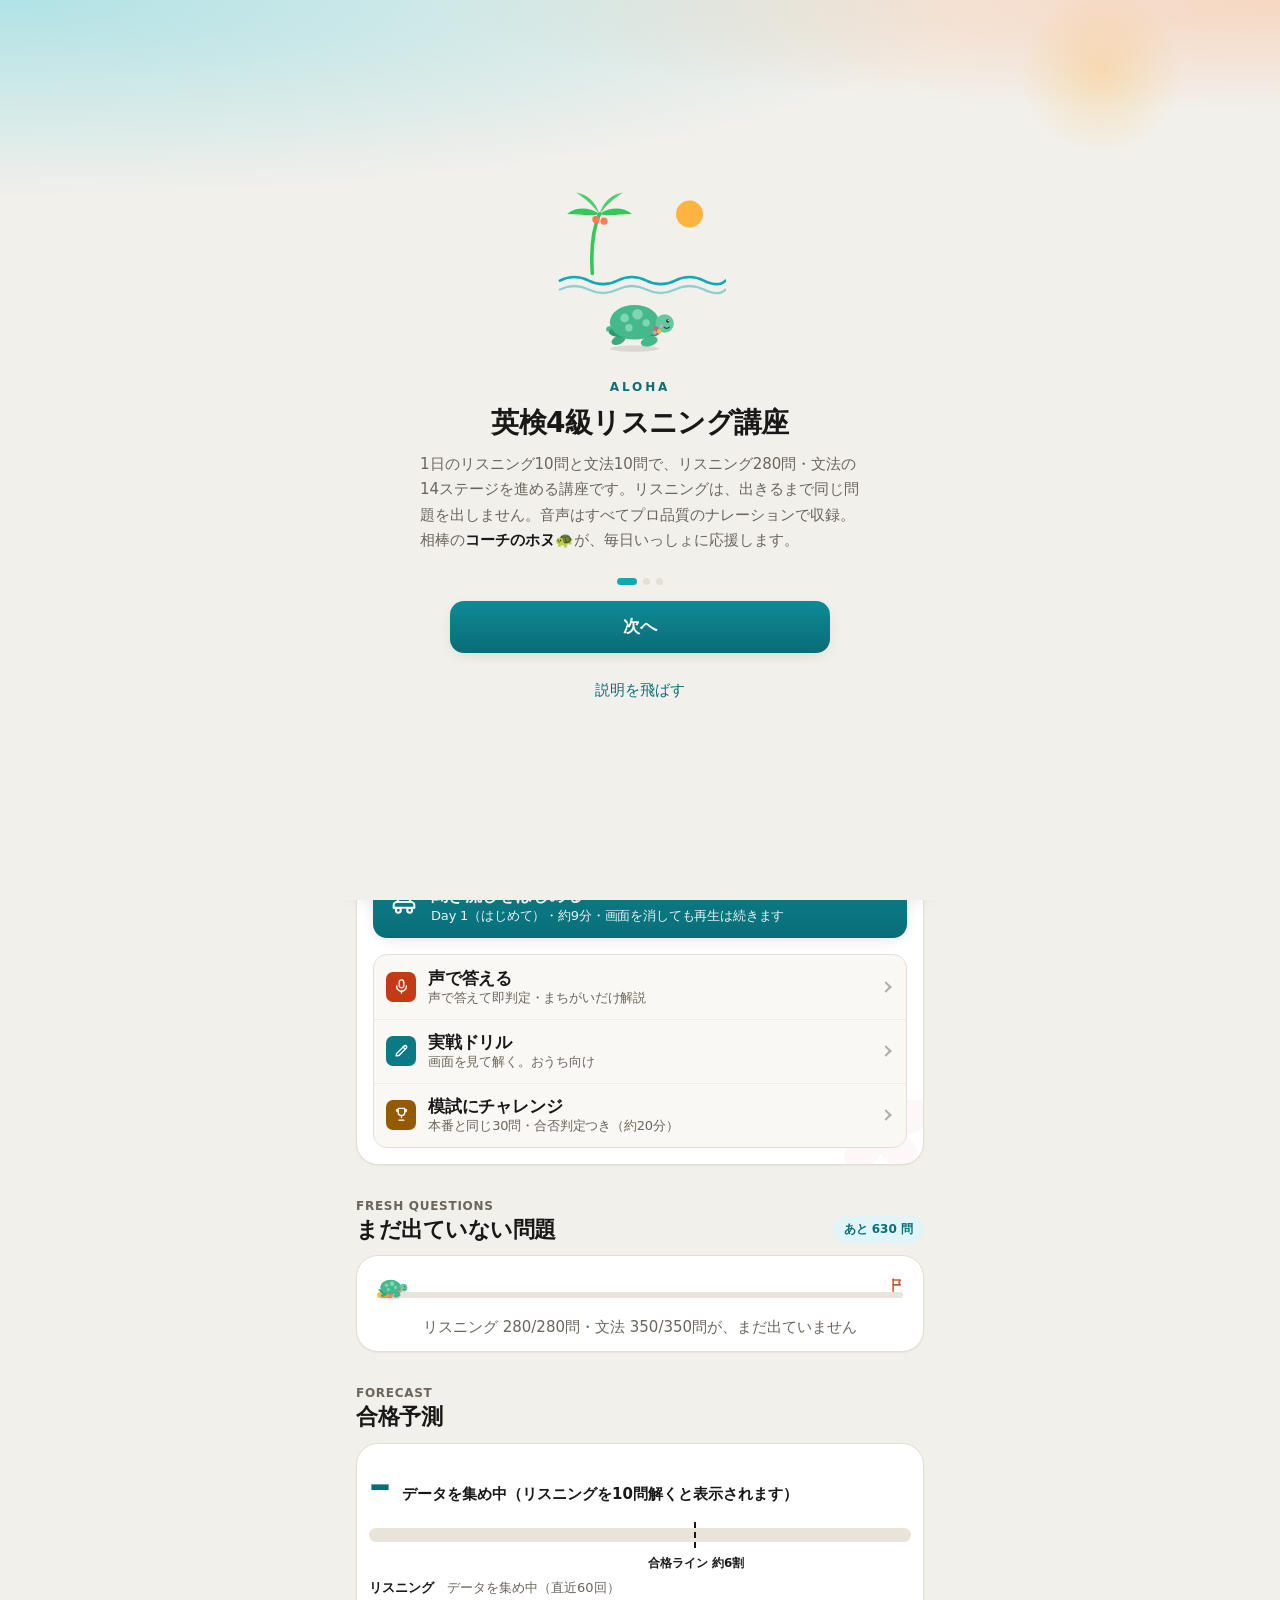
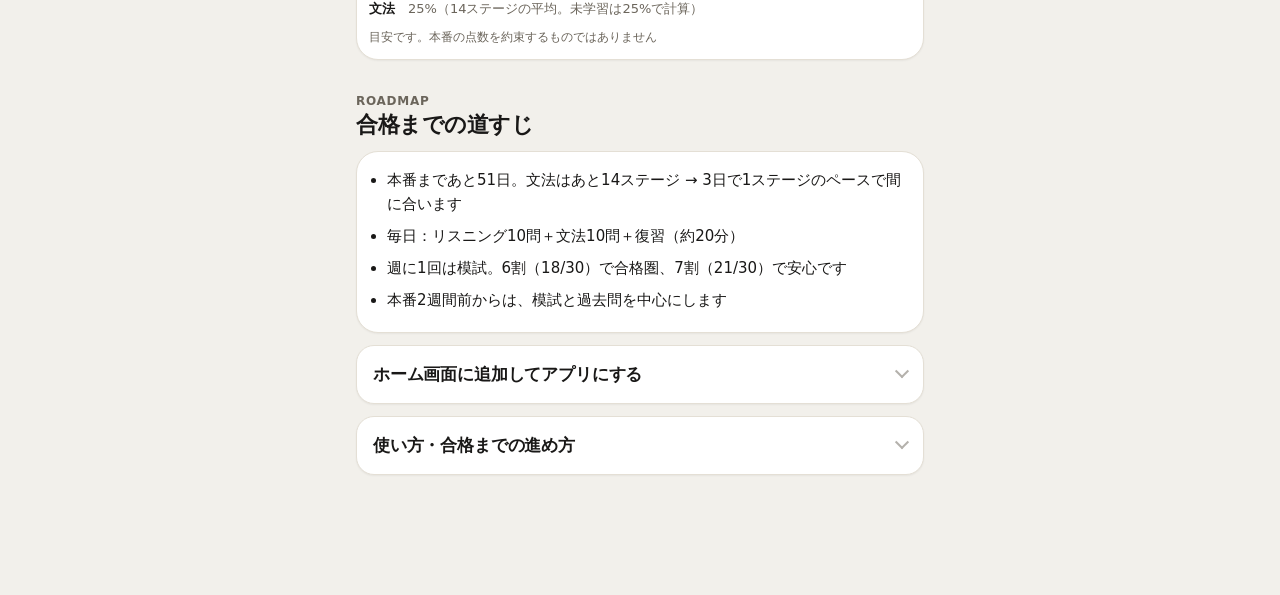
<file: index.html>
<!doctype html>
<html lang="ja">
<meta charset="utf-8">
<meta name="viewport" content="width=device-width, initial-scale=1, viewport-fit=cover">
<meta name="theme-color" content="#F2547D">
<link rel="manifest" href="manifest.json">
<link rel="apple-touch-icon" href="icon-180.png">
<link rel="icon" type="image/png" sizes="192x192" href="icon-192.png">
<meta name="apple-mobile-web-app-capable" content="yes">
<meta name="mobile-web-app-capable" content="yes">
<meta name="apple-mobile-web-app-status-bar-style" content="default">
<meta name="apple-mobile-web-app-title" content="英検4級">
<style>
/* ============================================================
   デザイントークン（テーマ非依存）
   Apple Human Interface Guidelines の型・余白・素材の考え方に、
   ハワイの海を色として乗せる。
   ============================================================ */
:root{
  /* 書体：iOS/macOS の標準書体を使う。読み込み待ちが無く、OSと同じ文字組みになる */
  --font:-apple-system, BlinkMacSystemFont, "SF Pro Text", "Helvetica Neue",
         "Hiragino Sans", "Hiragino Kaku Gothic ProN", "Yu Gothic Medium", Meiryo, system-ui, sans-serif;
  /* タイポグラフィ・スケール（HIG の Text Styles に対応） */
  --fs-display:34px;  /* Large Title */
  --fs-h1:28px;       /* Title 1 */
  --fs-h2:22px;       /* Title 2 */
  --fs-lead:17px;     /* Headline */
  --fs-body:17px;     /* Body */
  --fs-sm:15px;       /* Subheadline */
  --fs-xs:13px;       /* Footnote */
  --fs-2xs:12px;      /* Caption */
  --tr-tight:-.022em; --tr-wide:.06em;
  /* 余白（8ptグリッド） */
  --sp-1:4px; --sp-2:8px; --sp-3:12px; --sp-4:16px; --sp-5:20px; --sp-6:24px; --sp-8:32px;
  /* 角丸（連続曲率に近い値） */
  --r-sm:10px; --r-md:14px; --r-lg:18px; --r-xl:22px; --r-full:999px;
  --tap:44px;
  /* 文字が乗る面：全テーマ共通・白文字でコントラスト比4.5以上 */
  --grad-sea-strong:linear-gradient(180deg,#0E8B96 0%,#096C76 100%);
  --grad-sunset-strong:linear-gradient(180deg,#D24E24 0%,#B83C12 100%);
  --grad-pink-strong:linear-gradient(180deg,#D02248 0%,#B01038 100%);
  --sea-solid:#0A7A85; --pink-solid:#C8073B; --green-solid:#26804F; --coral-solid:#C43A14;
  --on-strong:#FFFFFF;
}
/* ---------- ライト ---------- */
:root{
  --bg:#F2F0EB; --card:#FFFFFF; --card-2:#FAF8F4;
  --ink:#191817; --sub:#6B655B;
  --line:#E4DFD5; --ring-bg:#E9E4DA; --fill:#EEEAE2;
  --sea:#12A7B6;   --sea-text:#06707A;   --sea-soft:#E1F4F6;
  --pink:#F2547D;  --pink-text:#C8073B;  --pink-soft:#FDE8EE;
  --coral:#FF7A59; --coral-text:#C22C00; --coral-soft:#FFEDE6;
  --sun:#FFB43F;   --gold-text:#955900;  --sun-soft:#FFF2DC;
  --green:#34C759; --green-text:#26714E; --green-soft:#E3F6E9;
  --glass:rgba(255,255,255,.74);
  --sky:
    radial-gradient(130% 78% at 0% 0%, rgba(78,206,222,.40) 0%, rgba(78,206,222,0) 58%),
    radial-gradient(110% 68% at 100% 2%, rgba(255,164,110,.32) 0%, rgba(255,164,110,0) 60%);
  --sunball:radial-gradient(circle at 86% 74px, rgba(255,180,63,.28) 0, rgba(255,180,63,0) 82px);
  --grad-sea:linear-gradient(90deg,#3FD0DE 0%,#12A7B6 100%);
  --grad-sunset:linear-gradient(90deg,#FFC44D 0%,#FF7A59 100%);
  --grad-pink:linear-gradient(90deg,#FF93AE 0%,#F2547D 100%);
  --shadow-card:0 1px 2px rgba(25,24,23,.05);
  --shadow-raise:0 4px 16px -6px rgba(25,24,23,.18);
  --shadow-pop:0 10px 30px -10px rgba(25,24,23,.3);
  /* グラフの4色（きろく）：第1部・第2部・第3部・文法。色覚の検査済み。文字には使わない */
  --c1:#0E9AA8; --c2:#5A63D8; --c3:#E8486F; --c4:#D98A10;
}
/* ---------- ダーク ---------- */
@media (prefers-color-scheme: dark){ :root:not([data-theme="light"]){
  --bg:#0B1113; --card:#171E20; --card-2:#131A1C;
  --ink:#F1F0EC; --sub:#9AA19E;
  --line:#242D2F; --ring-bg:#1E2729; --fill:#1C2426;
  --sea:#4ED4E2;   --sea-text:#4ED4E2;   --sea-soft:#0F373C;
  --pink:#FF7FA3;  --pink-text:#FF8FA8;  --pink-soft:#3A222C;
  --coral:#FF9B78; --coral-text:#FF9B78; --coral-soft:#3E271E;
  --sun:#FFC96B;   --gold-text:#FFC96B;  --sun-soft:#3A2F19;
  --green:#4BD97A; --green-text:#5FD98D; --green-soft:#16371F;
  --glass:rgba(23,30,32,.72);
  --sky:
    radial-gradient(130% 78% at 0% 0%, rgba(40,150,170,.34) 0%, rgba(40,150,170,0) 58%),
    radial-gradient(110% 68% at 100% 2%, rgba(190,90,60,.26) 0%, rgba(190,90,60,0) 60%);
  --sunball:radial-gradient(circle at 86% 74px, rgba(255,201,107,.14) 0, rgba(255,201,107,0) 82px);
  --shadow-card:0 1px 2px rgba(0,0,0,.35);
  --shadow-raise:0 6px 20px -8px rgba(0,0,0,.6);
  --shadow-pop:0 12px 34px -10px rgba(0,0,0,.7);
  --c1:#159AA6; --c2:#8A80F0; --c3:#E5577E; --c4:#BE8420;
}}
:root[data-theme="dark"]{
  --bg:#0B1113; --card:#171E20; --card-2:#131A1C;
  --ink:#F1F0EC; --sub:#9AA19E;
  --line:#242D2F; --ring-bg:#1E2729; --fill:#1C2426;
  --sea:#4ED4E2;   --sea-text:#4ED4E2;   --sea-soft:#0F373C;
  --pink:#FF7FA3;  --pink-text:#FF8FA8;  --pink-soft:#3A222C;
  --coral:#FF9B78; --coral-text:#FF9B78; --coral-soft:#3E271E;
  --sun:#FFC96B;   --gold-text:#FFC96B;  --sun-soft:#3A2F19;
  --green:#4BD97A; --green-text:#5FD98D; --green-soft:#16371F;
  --glass:rgba(23,30,32,.72);
  --sky:
    radial-gradient(130% 78% at 0% 0%, rgba(40,150,170,.34) 0%, rgba(40,150,170,0) 58%),
    radial-gradient(110% 68% at 100% 2%, rgba(190,90,60,.26) 0%, rgba(190,90,60,0) 60%);
  --sunball:radial-gradient(circle at 86% 74px, rgba(255,201,107,.14) 0, rgba(255,201,107,0) 82px);
  --shadow-card:0 1px 2px rgba(0,0,0,.35);
  --shadow-raise:0 6px 20px -8px rgba(0,0,0,.6);
  --shadow-pop:0 12px 34px -10px rgba(0,0,0,.7);
  --c1:#159AA6; --c2:#8A80F0; --c3:#E5577E; --c4:#BE8420;
}

*{box-sizing:border-box}
html,body{height:100%}
body{
  margin:0; color:var(--ink);
  background-color:var(--bg);
  background-image:var(--sunball), var(--sky);
  background-repeat:no-repeat; background-size:100% 260px, 100% 380px;
  font-family:var(--font);
  font-size:var(--fs-body); line-height:1.6;
  -webkit-font-smoothing:antialiased;
}
main{max-width:600px; margin:0 auto; padding-inline:var(--sp-4); padding-block:var(--sp-3) 120px}
[hidden]{display:none!important}
button{font-family:inherit; color:inherit; cursor:pointer; -webkit-tap-highlight-color:transparent}
button{transition:transform .12s ease, opacity .18s ease}

/* ---------- 文字組み ---------- */
.eyebrow{
  font-size:var(--fs-2xs); font-weight:600; letter-spacing:var(--tr-wide);
  text-transform:uppercase; color:var(--sub);
}
h1.page{font-size:var(--fs-h1); font-weight:700; letter-spacing:var(--tr-tight); margin:var(--sp-1) 0 2px; line-height:1.22}
.page-sub{color:var(--sub); font-size:var(--fs-sm)}
.wavebar{display:none}

/* ---------- ホーム：大見出し ---------- */
.top-row{display:flex; align-items:center; justify-content:space-between; gap:var(--sp-3)}
.date-line{font-size:var(--fs-xs); color:color-mix(in srgb, var(--sub) 75%, var(--ink)); font-weight:600; letter-spacing:.01em}
.streak-chip{
  display:inline-flex; align-items:center; gap:5px;
  background:var(--glass); backdrop-filter:saturate(180%) blur(20px); -webkit-backdrop-filter:saturate(180%) blur(20px);
  border:.5px solid var(--line); border-radius:var(--r-full);
  padding:5px 12px; font-size:var(--fs-xs); font-weight:600; color:var(--sub);
}
.streak-chip b{font-size:var(--fs-sm); color:var(--coral-text); font-variant-numeric:tabular-nums}
.streak-chip .ico-fire{width:14px; height:14px; color:var(--coral-text); flex:none}
.greet{
  font-size:var(--fs-display); font-weight:700; letter-spacing:var(--tr-tight);
  line-height:1.16; margin:var(--sp-2) 0 0;
}
.greet .hib{width:26px; height:26px; vertical-align:-2px; margin-left:6px}

/* ---------- レベル ---------- */
.lvl{
  display:flex; align-items:center; gap:var(--sp-3); margin-top:var(--sp-4);
  background:var(--card); border:.5px solid var(--line); border-radius:var(--r-lg);
  padding:var(--sp-3) var(--sp-4); box-shadow:var(--shadow-card);
}
.lvl .medal{
  width:42px; height:42px; border-radius:var(--r-sm); flex:none;
  background:var(--grad-sunset-strong); color:var(--on-strong);
  display:flex; align-items:center; justify-content:center;
  font-weight:700; font-size:var(--fs-xs); letter-spacing:-.01em;
}
.lvl .info{flex:1; min-width:0}
.lvl .tname{font-size:var(--fs-sm); font-weight:600; letter-spacing:-.01em}
.lvl .xbar{height:6px; background:var(--ring-bg); border-radius:var(--r-full); overflow:hidden; margin-top:6px}
.lvl .xbar i{display:block; height:100%; background:var(--grad-sunset); border-radius:var(--r-full)}
.lvl .xnum{font-size:var(--fs-2xs); color:var(--sub); margin-top:4px; font-variant-numeric:tabular-nums}

.mission{display:flex; align-items:center; gap:7px; margin-top:var(--sp-4); font-size:var(--fs-sm); color:var(--sub)}
.mission b{color:var(--ink); font-weight:600}
.mission .ico-flag{width:16px; height:16px; color:var(--gold-text); flex:none}
.hawaiiword{
  margin-top:var(--sp-2); display:inline-flex; align-items:center; gap:7px; flex-wrap:wrap; max-width:100%;
  font-size:var(--fs-xs); color:var(--sub);
}
.hawaiiword b{color:var(--sea-text); font-weight:600; letter-spacing:.01em}
.hawaiiword b::after{content:"・"; color:var(--sub); font-weight:400; margin-left:2px}

/* ---------- コーチのホヌ ---------- */
.mascot{display:flex; gap:var(--sp-2); align-items:flex-end; margin-top:var(--sp-4)}
.mascot .turtle{width:62px; flex:none}
.mascot .bubble{
  position:relative; background:var(--card); border:.5px solid var(--line);
  border-radius:var(--r-lg) var(--r-lg) var(--r-lg) 5px; padding:10px var(--sp-3); margin-bottom:6px;
  font-size:var(--fs-sm); line-height:1.5; box-shadow:var(--shadow-card);
}
.mascot .bubble small{display:block; font-size:var(--fs-2xs); color:var(--sub); font-weight:600; letter-spacing:var(--tr-wide); text-transform:uppercase; margin-bottom:1px}

/* ---------- レッスンカード ---------- */
.lesson-card{
  background:var(--card); border:.5px solid var(--line); border-radius:var(--r-xl);
  padding:var(--sp-4); margin-top:var(--sp-5); box-shadow:var(--shadow-card);
  position:relative; overflow:hidden;
}
.lesson-card .corner{position:absolute; bottom:-22px; right:-18px; width:120px; height:120px; opacity:.05; pointer-events:none; z-index:0}
.lesson-card > *:not(.corner){position:relative; z-index:1}
.day-row{display:flex; align-items:center; justify-content:center; gap:var(--sp-1)}
.day-row button{
  width:var(--tap); height:var(--tap); border-radius:50%; border:none; background:none;
  font-size:22px; color:var(--sea-text); line-height:1;
}
.day-row button:active{background:var(--fill)}
.day-title{flex:1; min-width:0; text-align:center}
.day-title #day-name,.day-title #listen-day{font-size:var(--fs-h2); font-weight:700; letter-spacing:var(--tr-tight)}
.day-title small{display:block; font-size:var(--fs-xs); color:var(--sub); margin-top:1px}

/* 主ボタン */
.cta{
  display:flex; align-items:center; gap:var(--sp-3); width:100%; text-align:left;
  margin-top:var(--sp-4); border:none; border-radius:var(--r-md); padding:var(--sp-3) var(--sp-4);
  min-height:66px; background:var(--grad-sea-strong); color:var(--on-strong);
  box-shadow:var(--shadow-raise);
}
.cta:active{transform:scale(.985); opacity:.92}
.cta .ic{width:30px; height:30px; flex:none; display:flex; align-items:center; justify-content:center}
.cta .ic svg{width:30px; height:30px}
.cta .t{font-size:var(--fs-lead); font-weight:600; letter-spacing:-.01em; line-height:1.3}
.cta .t small{display:block; font-size:var(--fs-xs); font-weight:400; opacity:.92; margin-top:2px}

/* グループ化リスト（iOSの設定画面の作法） */
.list{
  margin-top:var(--sp-4); background:var(--card-2);
  border:.5px solid var(--line); border-radius:var(--r-md); overflow:hidden;
}
.list .row{
  display:flex; align-items:center; gap:var(--sp-3); width:100%; text-align:left;
  background:none; border:none; padding:var(--sp-3) var(--sp-3); min-height:60px;
}
.list .row + .row{box-shadow:inset 0 .5px 0 var(--line)}
.list .row:active{background:var(--fill)}
.list .ic{
  width:30px; height:30px; border-radius:7px; flex:none;
  display:flex; align-items:center; justify-content:center; color:#fff;
}
.list .ic svg{width:19px; height:19px}
.list .ic.sea{background:var(--sea-solid)}
.list .ic.coral{background:var(--coral-solid)}
.list .ic.gold{background:var(--gold-text)}
.list .t{flex:1; min-width:0; font-size:var(--fs-body); font-weight:600; letter-spacing:-.01em; line-height:1.3}
.list .t small{display:block; font-size:var(--fs-xs); font-weight:400; color:var(--sub); margin-top:1px}
.chev{
  width:8px; height:8px; flex:none; border-right:2px solid var(--sub); border-bottom:2px solid var(--sub);
  transform:rotate(-45deg); opacity:.5; margin-right:4px;
}
.done-badge,.score-badge{
  display:inline-flex; align-items:center; margin-top:var(--sp-3); margin-right:6px;
  border-radius:var(--r-full); padding:3px 11px; font-size:var(--fs-2xs); font-weight:600;
}
.done-badge{background:var(--pink-soft); color:var(--pink-text)}
.score-badge{background:var(--sea-soft); color:var(--sea-text)}

/* ---------- 聞き流し ---------- */
#hero-listen{text-align:center}
.back-link{
  display:flex; width:fit-content; align-items:center; gap:2px; background:none; border:none;
  color:var(--sea-text); font-size:var(--fs-body); font-weight:400; padding:6px 8px; margin:-6px 0 0 -8px;
}
.play-wrap{position:relative; width:196px; height:196px; margin:var(--sp-4) auto var(--sp-2)}
.play-wrap svg.ring{position:absolute; inset:0; transform:rotate(-90deg); pointer-events:none}
.play-btn{
  position:absolute; inset:16px; border-radius:50%; border:none;
  background:var(--grad-sea-strong); color:var(--on-strong);
  font-size:var(--fs-sm); font-weight:600; letter-spacing:.01em;
  display:flex; flex-direction:column; align-items:center; justify-content:center; gap:2px;
  box-shadow:var(--shadow-raise);
}
.play-btn:active{transform:scale(.97); opacity:.92}
.play-btn .glyph{font-size:46px; line-height:1}
.play-btn.playing{background:var(--card); color:var(--ink); border:.5px solid var(--line); box-shadow:none}
.status{font-size:var(--fs-h2); font-weight:700; letter-spacing:var(--tr-tight); min-height:30px; font-variant-numeric:tabular-nums}
.phase{font-size:var(--fs-xs); color:var(--sub); min-height:20px}
.seek-row{display:flex; gap:var(--sp-2); margin-top:var(--sp-4)}
.seek-row button{
  flex:1; min-height:52px; font-size:var(--fs-sm); font-weight:600; border-radius:var(--r-md);
  border:.5px solid var(--line); background:var(--card-2); color:var(--ink);
}
.seek-row button:active{background:var(--fill)}
.seek-row button:disabled{opacity:.35}
.review{display:flex; flex-direction:column-reverse; gap:var(--sp-2); margin-top:var(--sp-4)}
.rev{background:var(--card-2); border:.5px solid var(--line); border-radius:var(--r-md); padding:var(--sp-3); text-align:left}
.rev .head{display:flex; align-items:center; gap:var(--sp-2); font-weight:600; font-size:var(--fs-sm)}
.rev .badge{background:var(--sea-soft); color:var(--sea-text); border-radius:var(--r-full); padding:2px 10px; font-size:var(--fs-2xs); white-space:nowrap}
.rev .en{font-size:var(--fs-xs); color:var(--sub); margin-top:5px}
.rev .ja{font-size:var(--fs-xs); margin-top:4px}

/* ---------- 28日の旅 ---------- */
.journey-head{display:flex; align-items:flex-end; justify-content:space-between; margin-top:var(--sp-8); gap:var(--sp-3)}
.journey-head h2{font-size:var(--fs-h2); font-weight:700; letter-spacing:var(--tr-tight); margin:0; line-height:1.25}
.journey-head > span{
  font-size:var(--fs-2xs); color:var(--sea-text); font-weight:600; font-variant-numeric:tabular-nums;
  background:var(--sea-soft); border-radius:var(--r-full); padding:4px 11px; white-space:nowrap;
}
.mapcard{
  background:var(--card); border:.5px solid var(--line); border-radius:var(--r-xl);
  padding:var(--sp-4) var(--sp-3) var(--sp-3); margin-top:var(--sp-3); box-shadow:var(--shadow-card);
}
.voyage{position:relative; margin:20px var(--sp-2) 18px}
.voyage .track{height:6px; border-radius:var(--r-full); background:var(--ring-bg); overflow:hidden}
.voyage .track i{display:block; height:100%; border-radius:var(--r-full); background:var(--grad-sunset)}
.voyage .honu{position:absolute; top:-19px; width:34px; transform:translateX(-50%); transition:left .5s ease}
.voyage .honu svg{display:block; width:100%; height:auto}
.voyage .goal{position:absolute; right:-2px; top:-15px; width:16px; color:var(--coral-text); opacity:.8}
.voyage .goal svg{display:block; width:100%; height:auto}
.wkrow{padding:var(--sp-2) 2px 0}
.wkrow + .wkrow{box-shadow:inset 0 .5px 0 var(--line); margin-top:var(--sp-3); padding-top:var(--sp-3)}
.wkrow .wk-label{
  font-size:var(--fs-2xs); font-weight:600; letter-spacing:var(--tr-wide); text-transform:uppercase;
  color:var(--sub); margin:0 6px 6px;
}
.wkrow .nodes{display:grid; grid-template-columns:repeat(7,1fr); gap:2px}
.node{position:relative; border:none; background:none; padding:0; display:flex; flex-direction:column; align-items:center; gap:3px}
.node .c{
  position:relative; width:100%; max-width:42px; aspect-ratio:1; border-radius:50%;
  display:flex; align-items:center; justify-content:center;
  font-size:var(--fs-xs); font-weight:600; font-variant-numeric:tabular-nums;
  background:var(--fill); color:var(--sub); transition:transform .12s ease;
}
.node:active .c{transform:scale(.9)}
.node.done .c{background:var(--pink-soft); color:var(--pink-text)}
.node .c svg.hib-node{width:70%; height:70%}
.node.today .c{box-shadow:0 0 0 2px var(--card), 0 0 0 4px var(--coral)}
.node.today:not(.done) .c{background:var(--grad-sunset-strong); color:var(--on-strong)}
.node .sc{font-size:var(--fs-2xs); font-weight:600; color:var(--sea-text); min-height:14px; line-height:14px; font-variant-numeric:tabular-nums}
.node .sc.none{visibility:hidden}
.node.today .lbl{
  position:absolute; top:-8px; left:50%; transform:translateX(-50%); z-index:2;
  background:var(--coral-solid); color:var(--on-strong); font-size:var(--fs-2xs); font-weight:600;
  border-radius:var(--r-full); padding:0 7px; line-height:15px; white-space:nowrap;
}

/* ---------- 開閉パネル ---------- */
.howto{margin-top:var(--sp-3); background:var(--card); border:.5px solid var(--line); border-radius:var(--r-lg); padding:0 var(--sp-4); box-shadow:var(--shadow-card)}
.howto summary{
  font-weight:600; font-size:var(--fs-body); letter-spacing:-.01em; padding:15px 0; cursor:pointer;
  list-style:none; display:flex; align-items:center; gap:var(--sp-2);
}
.howto summary::-webkit-details-marker{display:none}
.howto summary::after{
  content:""; margin-left:auto; width:8px; height:8px; flex:none;
  border-right:2px solid var(--sub); border-bottom:2px solid var(--sub);
  transform:rotate(45deg) translate(-2px,-2px); transition:transform .22s ease; opacity:.5;
}
.howto[open] summary::after{transform:rotate(-135deg) translate(-2px,-2px)}
.howto[open] summary{box-shadow:inset 0 -.5px 0 var(--line); margin-bottom:var(--sp-3)}
.howto .body{font-size:var(--fs-sm); color:var(--sub); padding-bottom:var(--sp-4); line-height:1.65}
.howto .body b{color:var(--ink); font-weight:600}
.howto ol{margin:var(--sp-2) 0; padding-left:1.2em}
.howto li{margin-bottom:var(--sp-2)}

/* ---------- 復習 ---------- */
.rv-hero{
  background:var(--card); border:.5px solid var(--line); border-radius:var(--r-xl);
  padding:var(--sp-6) var(--sp-4); margin-top:var(--sp-4); text-align:center; box-shadow:var(--shadow-card);
}
.rv-hero .num{font-size:52px; font-weight:700; letter-spacing:var(--tr-tight); color:var(--pink-text); font-variant-numeric:tabular-nums; line-height:1.1}
.rv-hero .unit{font-size:var(--fs-sm); color:var(--sub)}
.rv-hero .cap{font-size:var(--fs-xs); color:var(--sub); margin-top:var(--sp-1)}
.rv-start{
  margin-top:var(--sp-5); width:100%; min-height:52px; border:none; border-radius:var(--r-md);
  background:var(--grad-pink-strong); color:var(--on-strong); font-size:var(--fs-lead); font-weight:600;
  letter-spacing:-.01em; box-shadow:var(--shadow-raise);
}
.rv-start:active{transform:scale(.985); opacity:.92}
.rv-start:disabled{opacity:.35; box-shadow:none}
.rv-list{margin-top:var(--sp-4); display:flex; flex-direction:column; gap:var(--sp-2)}

/* ---------- クイズ ---------- */
.quiz{
  position:fixed; inset:0; z-index:50;
  background-color:var(--bg); background-image:var(--sky); background-repeat:no-repeat; background-size:100% 300px;
  display:flex; flex-direction:column; overflow-y:auto;
  padding:calc(12px + env(safe-area-inset-top,0px)) var(--sp-4) calc(24px + env(safe-area-inset-bottom,0px));
}
.quiz-top{display:flex; align-items:center; gap:var(--sp-3); max-width:600px; width:100%; margin:0 auto}
.quiz-top button{
  border:none; background:var(--glass); backdrop-filter:blur(20px); -webkit-backdrop-filter:blur(20px);
  border-radius:50%; width:var(--tap); height:var(--tap); font-size:17px; color:var(--sub);
}
.qbar{flex:1; height:6px; background:var(--ring-bg); border-radius:var(--r-full); overflow:hidden}
.qbar i{display:block; height:100%; background:var(--sea-solid); border-radius:var(--r-full); transition:width .3s; width:0}
.qcount{font-size:var(--fs-xs); font-weight:600; color:var(--sub); font-variant-numeric:tabular-nums; white-space:nowrap}
.qwrap{max-width:600px; width:100%; margin:0 auto; flex:1; display:flex; flex-direction:column}
.qpart{font-size:var(--fs-2xs); font-weight:600; letter-spacing:var(--tr-wide); text-transform:uppercase; color:var(--sea-text); margin-top:var(--sp-5)}
.qtitle{font-size:var(--fs-h2); font-weight:700; letter-spacing:var(--tr-tight); margin-top:var(--sp-1); line-height:1.3}
.qaudio{
  display:flex; align-items:center; gap:var(--sp-3); margin-top:var(--sp-4);
  background:var(--card); border:.5px solid var(--line); border-radius:var(--r-lg); padding:var(--sp-3);
  box-shadow:var(--shadow-card);
}
.qaudio .spk{
  width:50px; height:50px; border-radius:50%; border:none; flex:none;
  background:var(--grad-sea-strong); color:var(--on-strong); font-size:20px;
  display:flex; align-items:center; justify-content:center;
}
.qaudio .spk:active{transform:scale(.92)}
.qaudio .cap{font-size:var(--fs-xs); color:var(--sub); text-align:left}
.opts{display:flex; flex-direction:column; gap:var(--sp-2); margin-top:var(--sp-4)}
.opt{
  display:flex; align-items:center; gap:var(--sp-3); text-align:left;
  border:.5px solid var(--line); background:var(--card); border-radius:var(--r-md);
  padding:var(--sp-3) var(--sp-4); font-size:var(--fs-body); font-weight:400; line-height:1.45; min-height:58px;
  box-shadow:var(--shadow-card);
}
.opt:active{transform:scale(.99); background:var(--fill)}
.opt .no{
  width:28px; height:28px; border-radius:50%; flex:none;
  background:var(--fill); border:none; color:var(--sub);
  display:flex; align-items:center; justify-content:center; font-weight:600; font-size:var(--fs-sm);
}
.opt.correct{border-color:var(--green-text); background:var(--green-soft)}
.opt.correct .no{background:var(--green-solid); color:var(--on-strong)}
.opt.wrong{border-color:var(--pink-text); background:var(--pink-soft)}
.opt.wrong .no{background:var(--pink-solid); color:var(--on-strong)}
.opt:disabled{opacity:.96}
.qfb{margin-top:var(--sp-4); border-radius:var(--r-md); padding:var(--sp-4); text-align:left; border:.5px solid}
.qfb.ok{background:var(--green-soft); border-color:var(--green-text)}
.qfb.ng{background:var(--pink-soft); border-color:var(--pink-text)}
.qfb .verdict{font-size:var(--fs-lead); font-weight:600}
.qfb.ok .verdict{color:var(--green-text)}
.qfb.ng .verdict{color:var(--pink-text)}
.qfb .en{font-size:var(--fs-sm); color:var(--ink); margin-top:6px}
.qfb .ja{font-size:var(--fs-sm); margin-top:5px; color:var(--ink)}
.qnext{
  margin-top:var(--sp-4); width:100%; min-height:52px; border:none; border-radius:var(--r-md);
  background:var(--grad-sea-strong); color:var(--on-strong); font-size:var(--fs-lead); font-weight:600;
  letter-spacing:-.01em; box-shadow:var(--shadow-raise);
}
.qnext:active{transform:scale(.985); opacity:.92}

/* 結果 */
.qresult{text-align:center; padding-top:var(--sp-6)}
.qresult h2{font-size:var(--fs-h1); font-weight:700; letter-spacing:var(--tr-tight); margin:var(--sp-3) 0 0}
.qresult .score{font-size:56px; font-weight:700; letter-spacing:var(--tr-tight); color:var(--sea-text); font-variant-numeric:tabular-nums; line-height:1.15}
.qresult .score small{font-size:var(--fs-lead); color:var(--sub); font-weight:400}
.qresult .xp{
  display:inline-block; margin-top:var(--sp-2); background:var(--sun-soft); color:var(--gold-text);
  border-radius:var(--r-full); padding:4px 14px; font-size:var(--fs-xs); font-weight:600;
}
.qresult .msg{font-size:var(--fs-sm); color:var(--sub); margin-top:var(--sp-2)}
.qresult .acts{display:flex; flex-direction:column; gap:var(--sp-2); margin-top:var(--sp-6)}
.qresult .newbadges{margin-top:var(--sp-2); font-size:var(--fs-xs); font-weight:600; color:var(--pink-text)}
.qresult .honu{width:62px; margin:var(--sp-3) auto 0; display:block}
.honuline{font-size:var(--fs-sm); font-weight:600; color:var(--green-text); margin-top:var(--sp-1)}

/* ---------- 声で答える ---------- */
.vq{
  position:fixed; inset:0; z-index:55;
  background-color:var(--bg); background-image:var(--sky); background-repeat:no-repeat; background-size:100% 300px;
  display:flex; flex-direction:column; overflow-y:auto;
  padding:calc(12px + env(safe-area-inset-top,0px)) var(--sp-4) calc(24px + env(safe-area-inset-bottom,0px));
}
.vq .wrap{max-width:600px; width:100%; margin:0 auto; flex:1; display:flex; flex-direction:column}
.vq .stage{flex:1; display:flex; flex-direction:column; align-items:center; justify-content:center; text-align:center; padding:var(--sp-4) 0}
.vq .qno{font-size:var(--fs-2xs); font-weight:600; letter-spacing:var(--tr-wide); text-transform:uppercase; color:var(--sea-text)}
.vq .big{font-size:var(--fs-h1); font-weight:700; letter-spacing:var(--tr-tight); margin-top:var(--sp-2); line-height:1.25}
.vq .big.ok{color:var(--green-text)}
.vq .big.ng{color:var(--pink-text)}
.vq .sub{font-size:var(--fs-sm); color:var(--sub); margin-top:var(--sp-2); min-height:42px}
.vq .mic{
  width:96px; height:96px; border-radius:50%; margin:var(--sp-4) auto var(--sp-1);
  display:flex; align-items:center; justify-content:center; font-size:38px;
  background:var(--sea-soft); color:var(--sea-text);
}
.vq .mic.live{background:var(--grad-sunset-strong); color:var(--on-strong); animation:micpulse 1.4s ease-in-out infinite}
@keyframes micpulse{0%,100%{box-shadow:0 0 0 0 rgba(210,78,36,.4)}50%{box-shadow:0 0 0 18px rgba(210,78,36,0)}}
.vq .nums{display:grid; grid-template-columns:repeat(2,1fr); gap:var(--sp-2); margin-top:var(--sp-4)}
.vq .nums.n3{grid-template-columns:repeat(3,1fr)}
.vq .num{
  min-height:84px; border-radius:var(--r-lg); background:var(--card); border:.5px solid var(--line);
  font-size:32px; font-weight:600; color:var(--ink); box-shadow:var(--shadow-card);
  font-variant-numeric:tabular-nums;
}
.vq .num:active{transform:scale(.96); background:var(--fill)}
.vq .num.correct{background:var(--green-soft); border-color:var(--green-text); color:var(--green-text)}
.vq .num.wrong{background:var(--pink-soft); border-color:var(--pink-text); color:var(--pink-text)}
.vq .num:disabled{opacity:.6}
.vq .hint{font-size:var(--fs-2xs); color:var(--sub); text-align:center; margin-top:var(--sp-4); line-height:1.6}

/* ---------- きろくと分析 ---------- */
.stats{display:grid; grid-template-columns:repeat(4,1fr); gap:var(--sp-2); margin-top:var(--sp-4)}
.stat{background:var(--card); border:.5px solid var(--line); border-radius:var(--r-md); padding:var(--sp-3) 4px; text-align:center; box-shadow:var(--shadow-card)}
.stat .num{font-size:var(--fs-h2); font-weight:700; letter-spacing:var(--tr-tight); line-height:1.2; font-variant-numeric:tabular-nums}
.stat .num.c{color:var(--coral-text)}
.stat .lbl{font-size:var(--fs-2xs); color:var(--sub); margin-top:2px}
.panel{background:var(--card); border:.5px solid var(--line); border-radius:var(--r-lg); padding:var(--sp-4); margin-top:var(--sp-3); box-shadow:var(--shadow-card)}
.panel h3{margin:0 0 var(--sp-3); font-size:var(--fs-lead); font-weight:600; letter-spacing:-.01em}
.panel h3 small{font-weight:400; color:var(--sub); font-size:var(--fs-2xs); margin-left:7px}
.pbar-row{display:flex; align-items:center; gap:var(--sp-3); margin-top:var(--sp-3)}
.pbar-row .plabel{width:92px; font-size:var(--fs-xs); font-weight:600; flex:none}
.pbar-row .plabel small{display:block; font-weight:400; color:var(--sub); font-size:var(--fs-2xs)}
.pbar{flex:1; height:10px; background:var(--ring-bg); border-radius:var(--r-full); overflow:hidden}
.pbar i{display:block; height:100%; border-radius:var(--r-full); background:var(--grad-sea)}
.pbar i.low{background:var(--grad-sunset)}
.pbar-row .pv{width:50px; text-align:right; font-size:var(--fs-xs); font-weight:600; font-variant-numeric:tabular-nums; flex:none}
.pbar-row .pv small{color:var(--sub); font-weight:400; font-size:var(--fs-2xs); display:block; line-height:1.2}
.chart7{display:flex; align-items:flex-end; gap:var(--sp-2); height:104px; margin-top:var(--sp-2)}
.chart7 .col{flex:1; display:flex; flex-direction:column; align-items:center; gap:4px; height:100%; justify-content:flex-end}
.chart7 .bar{width:72%; max-width:26px; border-radius:6px; background:var(--ring-bg); position:relative; overflow:hidden; min-height:3px}
.chart7 .bar i{position:absolute; left:0; right:0; bottom:0; background:var(--grad-sea)}
.chart7 .dl{font-size:var(--fs-2xs); color:var(--sub); font-variant-numeric:tabular-nums}
.advice{border-left:3px solid var(--sun); border-radius:2px; padding:2px 0 2px var(--sp-3); margin-top:var(--sp-3); font-size:var(--fs-sm)}
.advice b{display:block; font-size:var(--fs-2xs); font-weight:600; letter-spacing:.02em; color:var(--gold-text); margin-bottom:2px}
.advice.weak{border-color:var(--pink)} .advice.weak b{color:var(--pink-text)}
.advice.strong{border-color:var(--green)} .advice.strong b{color:var(--green-text)}
.advice span{color:var(--sub)}
.mockhist{display:flex; flex-wrap:wrap; gap:var(--sp-2); margin-top:var(--sp-1)}
.mockhist .mh{background:var(--sea-soft); color:var(--sea-text); border-radius:var(--r-sm); padding:6px 11px; font-size:var(--fs-xs); font-weight:600; font-variant-numeric:tabular-nums}
.mockhist .mh.pass{background:var(--sun-soft); color:var(--gold-text)}
.badges{display:grid; grid-template-columns:repeat(3,1fr); gap:var(--sp-2); margin-top:var(--sp-1)}
.bdg{background:var(--card-2); border:.5px solid var(--line); border-radius:var(--r-md); padding:var(--sp-3) 6px; text-align:center}
.bdg .bi{font-size:26px; line-height:1.2}
.bdg .bn{font-size:var(--fs-2xs); font-weight:600; margin-top:3px}
.bdg .bd{font-size:var(--fs-2xs); color:var(--sub); line-height:1.35}
.bdg.locked{opacity:.32; filter:grayscale(1)}
.bdg.got{border-color:transparent; background:var(--sun-soft)}
.cal-head{display:flex; align-items:center; justify-content:space-between; margin-top:var(--sp-6)}
.cal-head button{border:.5px solid var(--line); background:var(--card); border-radius:var(--r-sm); width:var(--tap); height:var(--tap); font-size:18px; color:var(--sea-text)}
.cal-title{font-size:var(--fs-lead); font-weight:600; letter-spacing:-.01em}
.cal{display:grid; grid-template-columns:repeat(7,1fr); gap:2px; margin-top:var(--sp-2); background:var(--card); border:.5px solid var(--line); border-radius:var(--r-lg); padding:var(--sp-3) var(--sp-2); box-shadow:var(--shadow-card)}
.cal .dow{text-align:center; font-size:var(--fs-2xs); color:var(--sub); padding:2px 0}
.cal .cell{
  position:relative; aspect-ratio:1; display:flex; align-items:center; justify-content:center;
  font-size:var(--fs-sm); font-variant-numeric:tabular-nums; border:none; background:none; border-radius:50%; padding:0; color:var(--ink);
}
.cal .cell.other{visibility:hidden}
.cal .cell.today{background:var(--sea-soft); color:var(--sea-text); font-weight:600}
.cal .cell.future{color:var(--sub); opacity:.4}
.cal .cell svg.maru{position:absolute; inset:4%; width:92%; height:92%; pointer-events:none}
.cal-note{font-size:var(--fs-2xs); color:var(--sub); margin-top:var(--sp-2); line-height:1.6}

/* ---------- 過去問 ---------- */
.exam-card{background:var(--card); border:.5px solid var(--line); border-radius:var(--r-lg); padding:var(--sp-4); margin-top:var(--sp-3); box-shadow:var(--shadow-card)}
.exam-top{display:flex; align-items:center; gap:var(--sp-2)}
.exam-card h3{margin:0; font-size:var(--fs-lead); font-weight:600; letter-spacing:-.01em}
.offi{background:var(--sea-soft); color:var(--sea-text); border-radius:var(--r-full); padding:2px 9px; font-size:var(--fs-2xs); font-weight:600; letter-spacing:.04em}
.exam-card .cap{font-size:var(--fs-2xs); color:var(--sub); margin:5px 0 var(--sp-3)}
.part-row{display:flex; gap:var(--sp-2)}
.part-row a{
  flex:1; display:flex; flex-direction:column; align-items:center; justify-content:center;
  min-height:54px; border-radius:var(--r-sm); background:var(--sea-soft); color:var(--sea-text);
  text-decoration:none; font-weight:600; font-size:var(--fs-sm); transition:transform .12s ease;
}
.part-row a:active{transform:scale(.96)}
.part-row a small{font-weight:400; font-size:var(--fs-2xs); opacity:.85}
.pdf-row{display:flex; gap:var(--sp-2); margin-top:var(--sp-3); flex-wrap:wrap}
.pdf-row a{
  background:var(--card-2); border:.5px solid var(--line); border-radius:var(--r-full);
  padding:0 var(--sp-3); min-height:var(--tap); display:inline-flex; align-items:center;
  font-size:var(--fs-xs); color:var(--sub); text-decoration:none;
}
.notice{font-size:var(--fs-2xs); color:var(--sub); margin-top:var(--sp-4); line-height:1.65}
.notice b{color:var(--pink-text); font-weight:600}
.notice a{color:var(--sea-text)}

/* ---------- タブバー（Liquid Glass） ---------- */
nav{
  position:fixed; left:12px; right:12px; bottom:calc(10px + env(safe-area-inset-bottom,0px));
  max-width:576px; margin:0 auto; display:flex; z-index:40; padding:5px 6px;
  background:var(--glass);
  backdrop-filter:saturate(180%) blur(24px); -webkit-backdrop-filter:saturate(180%) blur(24px);
  border:.5px solid var(--line); border-radius:var(--r-xl);
  box-shadow:var(--shadow-pop);
}
nav button{
  flex:1; background:none; border:none; color:var(--sub);
  font-size:var(--fs-2xs); font-weight:500; padding:7px 0 5px; position:relative;
  display:flex; flex-direction:column; align-items:center; gap:3px; border-radius:var(--r-md);
  letter-spacing:.01em; min-height:var(--tap);
}
nav button svg{width:24px; height:24px}
nav button.on{color:var(--sea-text); font-weight:600}
nav .nbadge{
  position:absolute; top:2px; left:calc(50% + 7px);
  background:var(--pink-solid); color:var(--on-strong); font-size:var(--fs-2xs); font-weight:600;
  border-radius:var(--r-full); min-width:17px; height:17px; line-height:17px; padding:0 5px;
}
nav .nbadge[hidden]{display:none}

/* ---------- はじめてガイド ---------- */
.onb{
  position:fixed; inset:0; z-index:60;
  background-color:var(--bg); background-image:var(--sunball), var(--sky);
  background-repeat:no-repeat; background-size:100% 260px, 100% 440px;
  display:flex; flex-direction:column; overflow-y:auto;
  padding:calc(24px + env(safe-area-inset-top,0px)) var(--sp-6) calc(24px + env(safe-area-inset-bottom,0px));
}
.onb .inner{max-width:440px; width:100%; margin:auto; text-align:center}
.onb .art{width:172px; height:108px; margin:0 auto; display:block}
.onb .aloha{
  font-size:var(--fs-2xs); font-weight:600; letter-spacing:.24em; text-transform:uppercase;
  color:var(--sea-text); margin-top:var(--sp-4);
}
.onb h2{font-size:var(--fs-h1); font-weight:700; letter-spacing:var(--tr-tight); margin:var(--sp-2) 0 var(--sp-3); line-height:1.25}
.onb p{font-size:var(--fs-sm); color:var(--sub); margin:0; text-align:left; line-height:1.7}
.onb p b{color:var(--ink); font-weight:600}
.onb .steps{text-align:left; margin:var(--sp-4) auto 0; max-width:380px; display:flex; flex-direction:column; gap:var(--sp-2)}
.onb .step{display:flex; gap:var(--sp-3); align-items:flex-start; background:var(--card); border:.5px solid var(--line); border-radius:var(--r-md); padding:var(--sp-3) var(--sp-4); box-shadow:var(--shadow-card)}
.onb .step .n{
  width:26px; height:26px; border-radius:7px; flex:none; margin-top:2px;
  background:var(--grad-sea-strong); color:var(--on-strong);
  display:flex; align-items:center; justify-content:center; font-weight:600; font-size:var(--fs-xs);
}
.onb .step .tx{font-size:var(--fs-xs); color:var(--sub); line-height:1.55}
.onb .step .tx b{display:block; font-size:var(--fs-sm); font-weight:600; color:var(--ink); margin-bottom:1px}
.onb .dots{display:flex; gap:6px; justify-content:center; margin:var(--sp-6) 0 var(--sp-4)}
.onb .dots i{width:7px; height:7px; border-radius:50%; background:var(--line)}
.onb .dots i.on{background:var(--sea); width:20px; border-radius:var(--r-full)}
.onb .go{
  width:100%; max-width:380px; margin:0 auto; display:block;
  min-height:52px; border:none; border-radius:var(--r-md);
  background:var(--grad-sea-strong); color:var(--on-strong); font-size:var(--fs-lead); font-weight:600;
  letter-spacing:-.01em; box-shadow:var(--shadow-raise);
}
.onb .go:active{transform:scale(.985); opacity:.92}
.onb .skip{background:none; border:none; color:var(--sea-text); font-size:var(--fs-sm); margin-top:var(--sp-4); min-height:var(--tap)}

/* ============================================================
   演出・レベルアップ
   ============================================================ */
#confetti{position:fixed; inset:0; z-index:80; pointer-events:none; display:block}
.rmark{position:relative; width:158px; height:158px; margin:0 auto}
.rmark svg{position:absolute; inset:0; transform:rotate(-90deg)}
.rmark circle{fill:none; stroke-width:8; stroke-linecap:round}
.rmark circle.bg{stroke:var(--ring-bg)}
.rmark circle.fg{stroke:var(--sea); stroke-dasharray:439.8; stroke-dashoffset:439.8; transition:stroke-dashoffset 1.1s cubic-bezier(.22,.85,.3,1) .3s}
.rmark.gold circle.fg{stroke:var(--sun)}
.rmark .face{position:absolute; inset:26px; border-radius:50%; display:flex; align-items:center; justify-content:center; font-size:52px; line-height:1}
@keyframes popIn{0%{transform:scale(.4); opacity:0}62%{transform:scale(1.1)}100%{transform:scale(1); opacity:1}}
@keyframes riseIn{from{opacity:0; transform:translateY(12px)}to{opacity:1; transform:none}}
.qresult.show .face{animation:popIn .5s cubic-bezier(.2,.9,.3,1.25) both}
.qresult.show > *{animation:riseIn .45s ease both}
.qresult.show h2{animation-delay:.34s}
.qresult.show .score{animation-delay:.44s}
.qresult.show .xp{animation-delay:.56s}
.qresult.show .newbadges{animation-delay:.62s}
.qresult.show .honu{animation-delay:.68s}
.qresult.show .honuline{animation-delay:.74s}
.qresult.show .msg{animation-delay:.8s}
.qresult.show .acts{animation-delay:.9s}

.lvup{
  position:fixed; inset:0; z-index:65; background:var(--bg);
  display:flex; align-items:center; justify-content:center; overflow-y:auto;
  padding:calc(24px + env(safe-area-inset-top,0px)) var(--sp-6) calc(24px + env(safe-area-inset-bottom,0px));
}
.lvup .inner{max-width:400px; width:100%; text-align:center; position:relative}
.lvup .rays{
  position:absolute; left:50%; top:62px; width:440px; height:440px; margin:-220px 0 0 -220px;
  background:repeating-conic-gradient(from 0deg, var(--sun) 0deg 4deg, transparent 4deg 22deg);
  opacity:.22; border-radius:50%; pointer-events:none;
  -webkit-mask-image:radial-gradient(circle, #000 16%, transparent 64%);
  mask-image:radial-gradient(circle, #000 16%, transparent 64%);
  animation:spinRay 18s linear infinite;
}
@keyframes spinRay{to{transform:rotate(360deg)}}
.lvup .medal{
  position:relative; width:124px; height:124px; border-radius:30px; margin:0 auto;
  background:var(--grad-sunset-strong); color:var(--on-strong);
  display:flex; align-items:center; justify-content:center;
  font-size:26px; font-weight:700; letter-spacing:var(--tr-tight); font-variant-numeric:tabular-nums;
  box-shadow:var(--shadow-pop); animation:popIn .6s cubic-bezier(.2,.9,.3,1.3) both;
}
.lvup .cap{
  position:relative; margin-top:var(--sp-5); font-size:var(--fs-2xs); font-weight:600;
  letter-spacing:.22em; text-transform:uppercase; color:var(--coral-text);
  animation:riseIn .45s ease .3s both;
}
.lvup h2{position:relative; font-size:var(--fs-h1); font-weight:700; letter-spacing:var(--tr-tight); margin:var(--sp-1) 0 0; animation:riseIn .45s ease .42s both}
.lvup p{position:relative; font-size:var(--fs-xs); color:var(--sub); margin:var(--sp-2) auto 0; max-width:300px; line-height:1.6; animation:riseIn .45s ease .54s both}
.lvup .honu{position:relative; display:block; width:84px; margin:var(--sp-4) auto 0; animation:riseIn .5s ease .66s both}
.lvup .honu svg{display:block; width:100%; height:auto}
.lvup .go{
  position:relative; margin-top:var(--sp-6); width:100%; min-height:52px; border:none; border-radius:var(--r-md);
  background:var(--grad-sea-strong); color:var(--on-strong); font-size:var(--fs-lead); font-weight:600;
  letter-spacing:-.01em; box-shadow:var(--shadow-raise); animation:riseIn .45s ease .78s both;
}
.lvup .go:active{transform:scale(.985); opacity:.92}

/* ============================================================
   アクセシビリティ
   ============================================================ */
a:focus-visible, button:focus-visible, summary:focus-visible{
  outline:3px solid var(--sea-text); outline-offset:3px; border-radius:6px;
}
.cta:focus-visible, .play-btn:focus-visible, .rv-start:focus-visible,
.qnext:focus-visible, .onb .go:focus-visible, .lvup .go:focus-visible, .vq .num:focus-visible{
  outline-color:var(--ink);
}
.opt.correct::after{content:"\2713"; margin-left:auto; font-size:18px; font-weight:700; color:var(--green-text)}
.opt.wrong::after{content:"\2715"; margin-left:auto; font-size:18px; font-weight:700; color:var(--pink-text)}
.vq .num.correct::after{content:" \2713"; font-size:19px}
.vq .num.wrong::after{content:" \2715"; font-size:19px}
.sr-only{position:absolute; width:1px; height:1px; margin:-1px; padding:0; overflow:hidden; clip:rect(0 0 0 0); white-space:nowrap; border:0}
/* ============================================================
   追加：カウントダウン・ミッション・合格予測・文法（島マップ・出題）・週のグラフ
   色は既存の3役（装飾用 / 文字用 / 白文字を乗せる塗り）だけを使う
   ============================================================ */
.toast{
  position:fixed; left:50%; transform:translateX(-50%); z-index:130;
  bottom:calc(88px + env(safe-area-inset-bottom,0px)); width:calc(100% - 32px); max-width:480px;
  background:var(--ink); color:var(--bg); border-radius:var(--r-md); padding:var(--sp-3) var(--sp-4);
  font-size:var(--fs-sm); font-weight:600; line-height:1.45; box-shadow:var(--shadow-pop); text-align:center;
}
.toast[hidden]{display:none}

/* 本番までのカウントダウン */
.cd{
  display:flex; align-items:center; justify-content:space-between; gap:var(--sp-3); flex-wrap:wrap;
  margin-top:var(--sp-4); padding:var(--sp-4); background:var(--card); border:.5px solid var(--line);
  border-radius:var(--r-xl); box-shadow:var(--shadow-card);
}
.cd-big{font-size:var(--fs-lead); font-weight:600; color:var(--ink)}
.cd-big b{font-size:44px; font-weight:700; letter-spacing:var(--tr-tight); color:var(--coral-text); font-variant-numeric:tabular-nums; margin:0 4px; line-height:1.1}
.cd-sub{font-size:var(--fs-xs); color:var(--sub); margin-top:2px}
.cd-set{display:flex; flex-direction:column; gap:3px; font-size:var(--fs-2xs); color:var(--sub); font-weight:600}
.cd-set input{
  min-height:var(--tap); border:.5px solid var(--line); border-radius:var(--r-sm); background:var(--card-2);
  color:var(--ink); font:inherit; font-size:var(--fs-sm); padding:0 var(--sp-2);
}

/* 今日のミッション */
.msn{margin-top:var(--sp-3); padding:var(--sp-4); background:var(--card); border:.5px solid var(--line); border-radius:var(--r-xl); box-shadow:var(--shadow-card)}
.msn-head{display:flex; align-items:baseline; justify-content:space-between; gap:var(--sp-2); flex-wrap:wrap}
.msn-head h2{margin:0; font-size:var(--fs-h2); font-weight:700; letter-spacing:var(--tr-tight)}
.msn-sub{font-size:var(--fs-xs); color:var(--gold-text); font-weight:600}
.msn-strk{display:flex; align-items:baseline; gap:6px; margin-top:var(--sp-2); font-size:var(--fs-sm); color:var(--sub); flex-wrap:wrap}
.msn-strk b{font-size:var(--fs-h1); color:var(--coral-text); font-variant-numeric:tabular-nums; line-height:1.1}
.msn-strk .tk{margin-left:auto; background:var(--sun-soft); color:var(--gold-text); border-radius:var(--r-full); padding:3px 11px; font-size:var(--fs-2xs); font-weight:600}
.ms-list{margin-top:var(--sp-3); background:var(--card-2); border:.5px solid var(--line); border-radius:var(--r-md); overflow:hidden}
.ms-row{
  display:flex; align-items:center; gap:var(--sp-3); width:100%; text-align:left; min-height:60px;
  background:none; border:none; padding:var(--sp-3);
}
.ms-row + .ms-row{box-shadow:inset 0 .5px 0 var(--line)}
.ms-row:active{background:var(--fill)}
.ms-chk{
  width:30px; height:30px; flex:none; border-radius:50%; border:2px solid var(--sub); color:transparent;
  display:flex; align-items:center; justify-content:center; font-weight:700; font-size:16px;
}
.ms-row.done .ms-chk{background:var(--green-solid); border-color:var(--green-solid); color:var(--on-strong)}
.ms-row .t{flex:1; min-width:0; font-size:var(--fs-body); font-weight:600; line-height:1.3}
.ms-row .t small{display:block; font-size:var(--fs-xs); font-weight:400; color:var(--sub); margin-top:1px}
.ms-row .st{font-size:var(--fs-xs); font-weight:600; color:var(--sea-text); white-space:nowrap}
.ms-row.done .st{color:var(--green-text)}

/* まだ出ていない問題・合格予測・道すじ */
.sup-line{font-size:var(--fs-sm); color:var(--sub); text-align:center; margin-top:var(--sp-2); line-height:1.5}
.pr-head{display:flex; align-items:baseline; gap:var(--sp-3); flex-wrap:wrap}
.pr-num{font-size:44px; font-weight:700; letter-spacing:var(--tr-tight); color:var(--sea-text); font-variant-numeric:tabular-nums; line-height:1.1}
.pr-st{font-size:var(--fs-sm); font-weight:600; color:var(--ink)}
.gauge{position:relative; height:14px; border-radius:var(--r-full); background:var(--ring-bg); margin:var(--sp-5) 0 36px}
.gauge i{display:block; height:100%; border-radius:var(--r-full); background:var(--sea-solid); transition:width .5s ease}
.gauge i.pass{background:var(--green-solid)}
.gauge .mark{position:absolute; left:60%; top:-6px; bottom:-6px; width:0; border-left:2px dashed var(--ink)}
.gauge .mark span{position:absolute; top:100%; left:0; transform:translateX(-50%); margin-top:6px; white-space:nowrap; font-size:var(--fs-2xs); font-weight:600; color:var(--ink)}
.pr-sub{font-size:var(--fs-xs); color:var(--sub); line-height:1.6}
.pr-sub b{color:var(--ink)}
.pr-note{font-size:var(--fs-2xs); color:var(--sub); margin-top:var(--sp-2)}
.path{margin:0; padding-left:1.2em; font-size:var(--fs-sm); line-height:1.6; color:var(--ink)}
.path li{margin-bottom:var(--sp-2)}

/* 文法タブ */
.cta:disabled{opacity:.35; box-shadow:none}
.gr-note{font-size:var(--fs-xs); color:var(--sub); margin-top:var(--sp-2); text-align:center}
.isl-map{position:relative; width:100%; max-width:420px; margin:var(--sp-4) auto 0}
.isl-road{position:absolute; inset:0; width:100%; height:100%}
.isl-road path{fill:none; stroke:var(--line); stroke-width:6; stroke-linecap:round; stroke-dasharray:2 11}
.isl-road path.done{stroke:var(--sea); stroke-dasharray:none; stroke-width:5; opacity:.8}
.isl-item{position:absolute; left:0; right:0; height:0}
.isl{
  position:absolute; width:76px; height:76px; transform:translate(-50%,-50%); border-radius:50%;
  border:none; padding:0; background:var(--card); box-shadow:var(--shadow-raise);
  display:flex; align-items:center; justify-content:center;
}
.isl svg{position:absolute; inset:-2px; width:80px; height:80px}
.isl .rg-bg{fill:none; stroke:var(--ring-bg); stroke-width:6}
.isl .rg-fg{fill:none; stroke:var(--sea); stroke-width:6; stroke-linecap:round}
.isl .no{font-size:var(--fs-h2); font-weight:700; color:var(--ink); font-variant-numeric:tabular-nums}
.isl .ic{position:absolute; right:-4px; top:-6px; font-size:18px; line-height:1}
.isl.locked{background:var(--fill)}
.isl.locked .no{color:var(--sub)}
.isl.clear{background:var(--green-soft)}
.isl.clear .rg-fg{stroke:var(--green)}
.isl.cur{box-shadow:0 0 0 3px var(--card), 0 0 0 6px var(--coral), var(--shadow-raise)}
.isl:active{transform:translate(-50%,-50%) scale(.95)}
.isl-lb{position:absolute; width:150px; top:0; transform:translateY(-50%); font-size:var(--fs-xs); line-height:1.4; color:var(--ink)}
.isl-lb.r{text-align:left}
.isl-lb.l{text-align:right}
.isl-lb.dim{color:var(--sub)}
.isl-lb .nm{display:block; font-size:var(--fs-sm); font-weight:700}
.isl-lb .sb{display:block; color:var(--sub); font-size:var(--fs-2xs)}
.isl-lb .pg{display:block; font-weight:600; color:var(--sea-text); font-size:var(--fs-2xs)}
.isl-lb .here{display:inline-block; background:var(--coral-solid); color:var(--on-strong); border-radius:var(--r-full); padding:1px 9px; font-size:var(--fs-2xs); font-weight:600; margin-bottom:2px}

/* 文法の出題 */
.gq{
  margin-top:var(--sp-4); background:var(--card); border:.5px solid var(--line); border-radius:var(--r-lg);
  padding:var(--sp-4); box-shadow:var(--shadow-card); font-size:var(--fs-h2); line-height:1.7; font-weight:400;
}
.gq.gja{font-size:var(--fs-lead); font-weight:600}
.gline + .gline{margin-top:var(--sp-1)}
.blank{
  display:inline-block; min-width:3.2em; padding:0 6px; margin:0 2px; text-align:center;
  border-bottom:3px solid var(--sea-text); font-weight:700; line-height:1.3;
}
.blank.filled.ok{color:var(--green-text); border-bottom-color:var(--green-text)}
.blank.filled.ng{color:var(--pink-text); border-bottom-color:var(--pink-text)}
.qfb .ex{font-size:var(--fs-sm); margin-top:var(--sp-2); color:var(--ink)}
.spk-row{margin-top:var(--sp-2)}
.spk-btn{
  min-height:var(--tap); border:.5px solid var(--sea-text); background:var(--card); color:var(--sea-text);
  border-radius:var(--r-full); padding:0 var(--sp-4); font-size:var(--fs-sm); font-weight:600;
}
.oline{display:flex; flex-wrap:wrap; align-items:center; gap:var(--sp-2); margin-top:var(--sp-4); font-size:var(--fs-h2); font-weight:600}
.oline .fix{padding:0 2px}
.slot{
  position:relative; min-width:56px; min-height:48px; padding:0 var(--sp-3); border-radius:var(--r-sm);
  border:2px dashed var(--sub); background:var(--card-2); color:var(--sub); font-size:var(--fs-body); font-weight:600;
}
.slot.has{border-style:solid; border-color:var(--sea-text); background:var(--sea-soft); color:var(--ink)}
.slot.ok{border-color:var(--green-text); background:var(--green-soft)}
.slot.ng{border-color:var(--pink-text); background:var(--pink-soft)}
.slot .mk{margin-left:4px; font-size:var(--fs-sm); font-weight:700}
.slot.ok .mk{color:var(--green-text)}
.slot.ng .mk{color:var(--pink-text)}
.bank{display:flex; flex-wrap:wrap; gap:var(--sp-2); margin-top:var(--sp-5)}
.chip{
  min-width:56px; min-height:48px; padding:0 var(--sp-4); border-radius:var(--r-full);
  border:.5px solid var(--line); background:var(--card); color:var(--ink); font-size:var(--fs-body); font-weight:600; box-shadow:var(--shadow-raise);
}
.chip:active{transform:scale(.95)}
.chip.used{opacity:.3; box-shadow:none; border-style:dashed}
.qnext:disabled{opacity:.35; box-shadow:none}
.qresult .rnotes{margin-top:var(--sp-2); font-size:var(--fs-xs); font-weight:600; color:var(--gold-text); line-height:1.6}
.rev .due{margin-left:auto; font-size:var(--fs-2xs); font-weight:600; color:var(--sub); white-space:nowrap}

/* きろく：週の比べ・折れ線・曜日の棒 */
.wk-range{font-size:var(--fs-xs); color:var(--sub); margin:-6px 0 var(--sp-3)}
.wkc{display:grid; grid-template-columns:1fr 1fr; gap:var(--sp-2)}
.wk{background:var(--card-2); border:.5px solid var(--line); border-radius:var(--r-md); padding:var(--sp-3)}
.wk .wl{font-size:var(--fs-2xs); color:var(--sub); font-weight:600}
.wk .wv{font-size:var(--fs-h1); font-weight:700; letter-spacing:var(--tr-tight); font-variant-numeric:tabular-nums; line-height:1.2}
.wk .wv small{font-size:var(--fs-xs); font-weight:600; color:var(--sub); margin-left:2px}
.wk .wp{font-size:var(--fs-2xs); color:var(--sub)}
.wk .wd{font-size:var(--fs-xs); font-weight:700; margin-top:2px; color:var(--sub)}
.wk .wd.up{color:var(--green-text)}
.wk .wd.down{color:var(--pink-text)}
.wk-line svg{display:block; width:100%; height:auto}
.wk-line .gl{stroke:var(--line); stroke-width:1}
.wk-line .pass,.legend .pass{stroke:var(--ink); stroke-width:1.5; stroke-dasharray:4 3; opacity:.7}
.wk-line .tx{fill:var(--sub); font-size:11.5px; font-family:inherit}
.wk-line .tx.pt{fill:var(--ink); font-weight:600}
.ln{fill:none; stroke-width:2.5; stroke-linejoin:round; stroke-linecap:round}
.ln.sl{stroke:var(--sea-text)}
.ln.sg{stroke:var(--coral-text)}
.mk.sl{fill:var(--sea-text)}
.mk.sg{fill:var(--coral-text)}
.legend{display:flex; flex-wrap:wrap; gap:var(--sp-1) var(--sp-4); margin-top:var(--sp-2); font-size:var(--fs-2xs); color:var(--sub)}
.legend span{display:inline-flex; align-items:center; gap:4px}
.legend svg{width:16px; height:12px}
.legend .sw{display:inline-block; width:12px; height:12px; border-radius:3px}
.legend .sw.cr{background:var(--sea-solid)}
.legend .sw.pv{background:var(--sea-soft); border:1.5px solid var(--sea-text)}
.wk-wd{display:grid; grid-template-columns:repeat(7,1fr); gap:4px; align-items:end}
.wdc{display:flex; flex-direction:column; align-items:center}
.wdc .bars{display:flex; align-items:flex-end; gap:2px; height:116px}
.wdc .bw{display:flex; flex-direction:column; align-items:center; justify-content:flex-end; height:100%}
.wdc .bw em{font-style:normal; font-size:var(--fs-2xs); color:var(--sub); font-variant-numeric:tabular-nums; min-height:14px; line-height:14px}
.wdc .bw i{display:block; width:14px; border-radius:4px 4px 0 0; min-height:2px}
.wdc .bw i.cr{background:var(--sea-solid)}
.wdc .bw i.pv{background:var(--sea-soft); border:1.5px solid var(--sea-text); border-bottom:none}
.wdc .dl{font-size:var(--fs-2xs); color:var(--sub); margin-top:4px; font-weight:600}
/* きろく：レポート／カレンダーの切り替えと、レポートの各カード（2026-11-24） */
.rp-seg{display:flex; background:var(--fill); border-radius:12px; padding:3px; margin:var(--sp-3) 0 var(--sp-3)}
.rp-seg button{flex:1; min-height:var(--tap); border:0; background:transparent; border-radius:10px; font-size:var(--fs-sm); font-weight:600; color:var(--sub)}
.rp-seg button[aria-selected="true"]{background:var(--card); color:var(--ink); box-shadow:0 1px 3px rgba(0,0,0,.12)}
:root[data-theme="dark"] .rp-seg button[aria-selected="true"]{background:#2A3335}
@media (prefers-color-scheme: dark){ :root:not([data-theme="light"]) .rp-seg button[aria-selected="true"]{background:#2A3335} }
.stats.two{grid-template-columns:repeat(2,1fr)}
.stats.two .stat .lbl{font-size:var(--fs-xs)}
.rp h3{display:flex; align-items:baseline; justify-content:space-between; gap:var(--sp-2)}
.rp h3 small{font-size:13px; margin-left:0}
.rp-empty{font-size:var(--fs-sm); color:var(--sub); font-weight:600; line-height:1.6; padding:var(--sp-2) 0}
.rp-sum{display:grid; grid-template-columns:repeat(3,1fr); text-align:center; margin-bottom:var(--sp-2)}
.rp-sum div{font-size:13px; color:var(--sub)}
.rp-sum b{display:block; font-size:24px; color:var(--ink); font-weight:800; letter-spacing:-.02em; line-height:1.25; font-variant-numeric:tabular-nums}
.rp-sum b i{font-style:normal; font-size:13px; font-weight:600; margin-left:2px}
.rp-sum div+div{border-left:1px solid var(--line)}
.rp-chart{width:100%; display:block; overflow:visible}
.rp-chart text{font-family:inherit; fill:var(--sub); font-size:12.5px}
.rp-chart .tot{fill:var(--ink); font-weight:700}
.rp-chart .gl{stroke:var(--line); stroke-width:1}
.rp-chart .base{stroke:var(--sub); stroke-width:1; opacity:.5}
.rp-chart .today{fill:var(--ink); font-weight:700}
.rp-chart .tick{paint-order:stroke; stroke:var(--card); stroke-width:3px}
.rp-chart .nop{fill:var(--sub); opacity:.5}
.rp-chart .selbg{fill:var(--fill)}
.rp-chart .rp-bar{cursor:pointer; outline:none; -webkit-tap-highlight-color:transparent}
.rp-chart .rp-bar .hit{fill:transparent}
.rp-chart .rp-bar:focus-visible .hit{stroke:var(--sea-text); stroke-width:2; rx:8}
.rp-detail{min-height:44px; display:flex; align-items:center; font-size:var(--fs-sm); font-weight:600; line-height:1.5; margin-top:var(--sp-1)}
.rp-detail.hint{color:var(--sub); font-weight:500; font-size:var(--fs-xs)}
.rp-leg{display:flex; flex-wrap:wrap; gap:6px 14px; font-size:13px; color:var(--sub); margin-top:var(--sp-2)}
.rp-leg span{display:flex; align-items:center; gap:6px}
.rp-dot{width:10px; height:10px; border-radius:3px; flex:none; display:inline-block}
.rp-dot.nop{background:var(--sub); opacity:.5}
.rp-dash{width:16px; height:0; border-top:2px dashed var(--sub); flex:none; display:inline-block}
.rp-mix{display:flex; gap:14px; align-items:center}
.rp-mix svg{flex:none}
.rp-rows{flex:1; min-width:0}
.rp-r{display:grid; grid-template-columns:10px 1fr auto; gap:2px 8px; align-items:center; padding:7px 0; border-top:1px solid var(--line)}
.rp-r:first-child{border-top:0}
.rp-r .nm{font-size:15px; font-weight:600}
.rp-r .pc{font-size:15px; font-weight:700; text-align:right; font-variant-numeric:tabular-nums}
.rp-r .sb{grid-column:2/4; font-size:13px; color:var(--sub); display:flex; justify-content:space-between; font-variant-numeric:tabular-nums}
.rp-r .sb>span{white-space:nowrap}
.rp-weak{color:var(--pink-text); font-weight:700}
.rp-tag{display:inline-block; margin-left:6px; font-size:12px; font-weight:700; color:var(--pink-text); border:1.5px solid currentColor; border-radius:6px; padding:0 5px; line-height:1.5; vertical-align:1px}
.rp-cd{display:flex; gap:14px; align-items:stretch}
.rp-cd .box{background:var(--sea-solid); color:var(--on-strong); border-radius:14px; width:96px; flex:none; display:flex; flex-direction:column; align-items:center; justify-content:center; padding:10px 0; text-align:center}
.rp-cd .box small{font-size:13px; font-weight:700}
.rp-cd .box b{font-size:34px; font-weight:800; line-height:1.1; letter-spacing:-.02em}
.rp-cd .box b i{font-style:normal; font-size:15px; margin-left:1px}
.rp-cd .box.now b{font-size:20px; line-height:1.3}
.rp-cd .tx{font-size:15px; line-height:1.5; min-width:0}
.rp-cd .tx b{font-size:17px}
.rp-cd .tx .p{margin-top:4px}
.rp-cd .tx .p em{font-style:normal; font-weight:800}
.rp-cd .tx .p em.ok{color:var(--green-text)}
.rp-cd .tx .nt{font-size:13px; color:var(--sub)}
.rp-pick{position:relative; display:inline-flex; align-items:center; gap:4px; min-height:var(--tap); color:var(--ink); font-size:15px}
.rp-pick u{text-decoration:underline dotted; text-underline-offset:4px; text-decoration-color:var(--sea-text)}
.rp-pick em{font-style:normal; font-size:13px; color:var(--sea-text); font-weight:700}
.rp-pick input,.rp-pick select{position:absolute; inset:0; width:100%; height:100%; opacity:0; font-size:16px; cursor:pointer}
.rp-goal{display:flex; gap:16px; align-items:center}
.rp-goal svg{flex:none}
.rp-goal .tx{font-size:15px; line-height:1.55; min-width:0}
.rp-goal .tx .d{color:var(--sub); font-size:13px}
.rp-goal .tx b{font-size:17px}
.rp-goal .tx .now{color:var(--sea-text); font-weight:800}
.rp-goal .tx .h{margin-top:2px; font-size:14px; color:var(--sub)}
.rp-goal .tx .win{color:var(--green-text); font-weight:800}
.rp-ringt{font-family:inherit; font-size:22px; font-weight:800; fill:var(--ink)}
.rp-ringt tspan{font-size:13px}
.rp-ln{fill:none; stroke-width:2; stroke-linejoin:round; stroke-linecap:round}
.rp-mock{display:flex; gap:8px; margin-top:var(--sp-2)}
.rp-mock div{flex:1; background:var(--card-2); border:1px solid var(--line); border-radius:12px; padding:8px 10px; font-size:13px; color:var(--sub); min-width:0}
.rp-mock b{display:block; font-size:20px; color:var(--ink); font-weight:800; font-variant-numeric:tabular-nums}
.rp-mock b i{font-style:normal; font-size:13px; color:var(--sub); font-weight:600}
.rp-honu{display:flex; gap:10px; align-items:flex-start; font-size:15px; line-height:1.55}
.rp-honu .ic{width:44px; height:44px; border-radius:50%; background:var(--fill); display:flex; align-items:center; justify-content:center; flex:none; overflow:hidden}
.rp-honu .ic svg{width:34px; height:auto}
.rp-honu .ic.emo{font-size:24px}
.rp-honu .tx{min-width:0}
.rp-honu .tx span{color:var(--sub)}
@media (prefers-reduced-motion: reduce){ *{transition:none!important; animation:none!important} }
/* ---------- 見る専用の帯（?mama=鍵 のとき） ---------- */
#viewbar{position:fixed; top:0; left:0; right:0; z-index:90; display:flex; align-items:center; gap:var(--sp-3);
  padding:calc(8px + env(safe-area-inset-top,0px)) var(--sp-4) 8px; min-height:calc(60px + env(safe-area-inset-top,0px));
  background:var(--sea-soft); color:var(--ink); border-bottom:1px solid var(--line)}
#viewbar .vb-txt{flex:1; min-width:0}
#viewbar .vb-t{font-size:14px; font-weight:700; line-height:1.35}
#viewbar .vb-s{font-size:12px; color:var(--sub); line-height:1.4; overflow-wrap:anywhere}
#viewbar .vb-s.err{color:var(--coral-solid)}
#viewbar button{flex:none; min-width:64px; min-height:44px; padding:0 14px; border-radius:12px; border:1px solid var(--sea-text);
  background:var(--card); color:var(--sea-text); font-size:14px; font-weight:700}
body.viewmode{padding-top:calc(60px + env(safe-area-inset-top,0px))}
@media (prefers-color-scheme: dark){ :root:not([data-theme="light"]) #viewbar .vb-s.err{color:#FF9A7A} }
:root[data-theme="dark"] #viewbar .vb-s.err{color:#FF9A7A}
</style>
<title>英検4級リスニング講座</title>
<style>img{max-width:100%}</style>

<main>
<!-- ================= ホーム ================= -->
<section id="tab-home" role="tabpanel" aria-label="ホーム">
  <div class="top-row">
    <div class="date-line" id="today-line"></div>
    <div class="streak-chip"><svg class="ico-fire" viewBox="0 0 24 24" fill="currentColor"><path d="M13.2 2.1c.4 2.7-.2 4.5-1.7 6-2.3 2.2-4.6 3.7-4.6 7A5.2 5.2 0 0 0 12 20.4a5.2 5.2 0 0 0 5.1-5.6c-.1-2-.9-3.3-.9-3.3-.2 1.1-.8 1.8-1.7 2.1.5-3-1.4-8.8-1.3-11.5Z"/></svg> 連続 <b id="streak-num">0</b> 日</div>
  </div>
  <div class="greet" id="greet">こんにちは<svg class="hib" viewBox="0 0 40 40"><g fill="var(--pink)"><ellipse cx="20" cy="10" rx="6" ry="9" transform="rotate(0 20 20)"/><ellipse cx="29.5" cy="17" rx="6" ry="9" transform="rotate(72 29.5 17)"/><ellipse cx="26" cy="28" rx="6" ry="9" transform="rotate(144 26 28)"/><ellipse cx="14" cy="28" rx="6" ry="9" transform="rotate(216 14 28)"/><ellipse cx="10.5" cy="17" rx="6" ry="9" transform="rotate(288 10.5 17)"/></g><circle cx="20" cy="20" r="4.5" fill="var(--sun)"/></svg></div>

  <div class="lvl">
    <div class="medal" id="lvl-num">Lv.1</div>
    <div class="info">
      <div class="tname" id="lvl-name">ビーチルーキー</div>
      <div class="xbar"><i id="lvl-bar" style="width:0%"></i></div>
      <div class="xnum" id="lvl-xp"></div>
    </div>
  </div>

  <div class="cd" id="cd">
    <div class="cd-main"><div class="cd-big" id="cd-big"></div><div class="cd-sub" id="cd-sub"></div></div>
    <label class="cd-set">試験日を変える<input type="date" id="exam-date"></label>
  </div>

  <div class="msn">
    <div class="msn-head"><h2>今日のミッション</h2><span class="msn-sub" id="ms-sub" aria-live="polite"></span></div>
    <div class="msn-strk"><span class="fl" aria-hidden="true">🔥</span><b id="ms-streak">0</b><span>日つづけています</span><span class="tk" id="ms-ticket"></span></div>
    <div class="ms-list" id="ms-list"></div>
  </div>
  <div class="hawaiiword">きょうのハワイ語<b id="hw-word">Aloha</b><span id="hw-mean">こんにちは</span></div>

  <div class="mascot" id="mascot"></div>

  <!-- モード選択カード -->
  <div class="lesson-card" id="hero-select">
    <svg class="corner" viewBox="0 0 40 40"><g fill="var(--pink)" opacity=".9"><ellipse cx="20" cy="10" rx="5.5" ry="8.5"/><ellipse cx="29" cy="17" rx="5.5" ry="8.5" transform="rotate(72 29 17)"/><ellipse cx="25.5" cy="27.5" rx="5.5" ry="8.5" transform="rotate(144 25.5 27.5)"/><ellipse cx="14.5" cy="27.5" rx="5.5" ry="8.5" transform="rotate(216 14.5 27.5)"/><ellipse cx="11" cy="17" rx="5.5" ry="8.5" transform="rotate(288 11 17)"/></g><circle cx="20" cy="20" r="4" fill="var(--sun)"/></svg>
    <div class="day-row">
      <div class="day-title"><span id="day-name">今日のリスニング</span><small id="day-theme"></small></div>
    </div>
    <button class="cta" id="btn-mode-listen">
      <span class="ic"><svg viewBox="0 0 28 28" fill="none" stroke="currentColor" stroke-width="1.9" stroke-linecap="round" stroke-linejoin="round"><path d="M4.4 16.6v-3a1.9 1.9 0 0 1 1.3-1.8l1.8-.6 1.9-3.2A2.6 2.6 0 0 1 11.6 6.7h4.8a2.6 2.6 0 0 1 2.2 1.3l1.9 3.2 1.8.6a1.9 1.9 0 0 1 1.3 1.8v3"/><path d="M6.8 11.2h14.4M4.4 16.6h19.2"/><circle cx="8.7" cy="19" r="2.3"/><circle cx="19.3" cy="19" r="2.3"/></svg></span>
      <span class="t">聞き流しをはじめる<small id="listen-cta-sub">約9分・画面を消しても再生は続きます</small></span>
    </button>
    <div class="list">
      <button class="row" id="btn-mode-voice">
        <span class="ic coral"><svg viewBox="0 0 28 28" fill="none" stroke="currentColor" stroke-width="2" stroke-linecap="round"><rect x="10.6" y="4.2" width="6.8" height="11.6" rx="3.4"/><path d="M6.9 13v.9a7.1 7.1 0 0 0 14.2 0V13"/><path d="M14 21v2.8"/></svg></span>
        <span class="t">声で答える<small>声で答えて即判定・まちがいだけ解説</small></span>
        <span class="chev" aria-hidden="true"></span>
      </button>
      <button class="row" id="btn-mode-quiz">
        <span class="ic sea"><svg viewBox="0 0 28 28" fill="none" stroke="currentColor" stroke-width="2" stroke-linecap="round" stroke-linejoin="round"><path d="M6 22l.9-3.7L17.9 7.3a2.2 2.2 0 0 1 3.1 0l.1.1a2.2 2.2 0 0 1 0 3.1L10.2 21.4Z"/><path d="M16.3 8.9l3 3"/></svg></span>
        <span class="t">実戦ドリル<small>画面を見て解く。おうち向け</small></span>
        <span class="chev" aria-hidden="true"></span>
      </button>
      <button class="row" id="btn-mock">
        <span class="ic gold"><svg viewBox="0 0 28 28" fill="none" stroke="currentColor" stroke-width="2" stroke-linecap="round" stroke-linejoin="round"><path d="M9.2 5h9.6v5.6a4.8 4.8 0 0 1-9.6 0Z"/><path d="M9.2 7.1H6.5a2.8 2.8 0 0 0 2.7 2.8M18.8 7.1h2.7a2.8 2.8 0 0 1-2.7 2.8"/><path d="M14 15.4v3.1M10.4 22.3h7.2"/></svg></span>
        <span class="t">模試にチャレンジ<small id="mock-sub">本番と同じ30問・合否判定つき</small></span>
        <span class="chev" aria-hidden="true"></span>
      </button>
    </div>
  </div>


  <!-- 聞くモード -->
  <div class="lesson-card" id="hero-listen" hidden>
    <button class="back-link" id="listen-back">‹ もどる</button>
    <div class="day-title"><span id="listen-day">Day 1</span><small id="listen-theme"></small></div>
    <div class="play-wrap">
      <svg class="ring" viewBox="0 0 216 216">
        <circle cx="108" cy="108" r="102" fill="none" stroke="var(--ring-bg)" stroke-width="9"/>
        <circle id="ring-fg" cx="108" cy="108" r="102" fill="none" stroke="var(--sun)" stroke-width="9"
                stroke-linecap="round" stroke-dasharray="641" stroke-dashoffset="641"/>
      </svg>
      <button class="play-btn" id="play-btn"><span class="glyph">▶</span>はじめる</button>
    </div>
    <div class="status" id="status" role="status" aria-live="polite">今日の10問・約10分</div>
    <div class="phase" id="phase">ボタンを1回押すだけ。あとはすべて自動です</div>
    <div class="seek-row">
      <button id="btn-back" disabled>◀ もう一度</button>
      <button id="btn-next" disabled>次の問題 ▶</button>
    </div>
    <div class="review" id="review"></div>
  </div>

  <!-- 28日ジャーニー -->
  <div class="journey-head">
    <div><div class="eyebrow">Fresh Questions</div><h2>まだ出ていない問題</h2></div>
    <span id="journey-count"></span>
  </div>
  <div class="mapcard">
    <div class="voyage">
      <div class="track"><i id="voyage-fill"></i></div>
      <span class="honu" id="voyage-honu"></span>
      <span class="goal" aria-hidden="true"><svg viewBox="0 0 24 24" fill="none" stroke="currentColor" stroke-width="2.4" stroke-linecap="round" stroke-linejoin="round"><path d="M6.2 21.5V3.2"/><path d="M6.2 4.6h10.6l-2 3.6 2 3.6H6.2"/></svg></span>
    </div>
    <div class="sup-line" id="sup-line"></div>
  </div>

  <div class="journey-head">
    <div><div class="eyebrow">Forecast</div><h2>合格予測</h2></div>
  </div>
  <div class="mapcard" id="meter"></div>

  <div class="journey-head">
    <div><div class="eyebrow">Roadmap</div><h2>合格までの道すじ</h2></div>
  </div>
  <div class="mapcard"><ul class="path" id="pathbox"></ul></div>

  <details class="howto">
    <summary>ホーム画面に追加してアプリにする</summary>
    <div class="body">
      一度やっておくと、次からはホーム画面のアイコンを押すだけで開けます。<br><br>
      <b>iPhoneの場合（Safari）：</b>
      <ol>
        <li>このページをSafariで開く（LINEの中で開いている場合は、右下の「…」やコンパスのマークから<b>「Safariで開く」</b>を選ぶ）</li>
        <li>画面下の<b>共有ボタン（□に↑のマーク）</b>を押す</li>
        <li>下にスクロールして<b>「ホーム画面に追加」</b>を押す</li>
        <li>右上の「追加」を押す → ホーム画面にアイコンができます</li>
      </ol>
      <b>Androidの場合（Chrome）：</b>
      <ol>
        <li>このページをChromeで開く</li>
        <li>右上の<b>「︙」</b>を押す</li>
        <li><b>「ホーム画面に追加」</b>を押す</li>
      </ol>
      <b>だいじな注意：</b><br>
      ・学習の記録（花丸・レベル・バッジ）はこのスマホの中に保存されます。<b>毎回おなじ入口（ホーム画面のアイコン）から開く</b>と記録が途切れません。<br>
      ・はじめて開く日は、Wi-Fiのある場所で一度音声を再生しておくとスムーズです（1日分 約4.5MB）。
    </div>
  </details>

  <details class="howto">
    <summary>使い方・合格までの進め方</summary>
    <div class="body">
      <b>3つの使い方：</b>
      <ol>
        <li><b>🚗 聞き流し</b>…走り出す前に再生を1回押すだけ。<b>画面を消してもポケットの中でも再生は続き</b>、ハンドルの「次の曲」ボタンで次の問題へ飛べます。長い日本語の案内は入っていないので、すぐ第1問から始まります。</li>
        <li><b>🎤 声で答える</b>…問題のあと<b>「2番」と声に出す</b>と、正解ならピンポン♪ですぐ次へ。まちがえた時だけ日本語の解説が流れます。声が使えないときは画面の大きな数字ボタンでもOK。<b>このモードは画面をつけたままで</b>使ってください。</li>
        <li><b>✏️ 実戦ドリル</b>…おうちで画面を見ながら解くモード。英文と解説が文字でも読めます。</li>
        <li><b>📘 文法</b>…「文法」タブで、空所補充・会話・並べかえの問題を毎日10問。</li>
      </ol>
      まちがえた問題は、どのモードでも<b>「復習」タブ</b>に自動でたまります。翌日 → 3日後 → 7日後と日をあけて出し直し、正解がつづけば卒業です。<br><br>
      <b>合格までの進め方：</b><br>
      ・毎日、リスニング10問＋文法10問＋復習（約20分）。<b>リスニング280問は、全部出るまで同じ問題を出しません</b>。<br>
      ・文法は14のステージを島マップで順に進みます。7割できると次の島が開きます。<br>
      ・週に1回は<b>「模試」</b>か「過去問」タブで30問を通しで。<br>
      ・本番のリスニングは30問。<b>6割（18問）</b>で合格圏、7割（21問）あれば安心です。
    </div>
  </details>
</section>

<!-- ================= 文法 ================= -->
<section id="tab-grammar" role="tabpanel" aria-label="文法" hidden>
  <div class="eyebrow">Grammar</div>
  <h1 class="page">文法</h1>
  <div class="page-sub" id="gr-sub"></div>
  <button class="cta" id="gr-start">
    <span class="ic"><svg viewBox="0 0 28 28" fill="none" stroke="currentColor" stroke-width="1.9" stroke-linecap="round" stroke-linejoin="round"><path d="M14 7.6c-2.3-1.7-5.3-2.4-9.2-2.1v15.2c3.9-.3 6.9.4 9.2 2.1 2.3-1.7 5.3-2.4 9.2-2.1V5.5c-3.9-.3-6.9.4-9.2 2.1z"/><path d="M14 7.6v15.2"/></svg></span>
    <span class="t">今日の文法 10問<small>いまのステージから7問＋おさらい3問</small></span>
  </button>
  <div class="gr-note">島を押すと、そのステージだけ10問できます。</div>
  <div class="isl-map" id="gr-map"></div>
</section>

<!-- ================= 復習 ================= -->
<section id="tab-review" role="tabpanel" aria-label="復習" hidden>
  <div class="eyebrow">Review</div>
  <h1 class="page">復習</h1>
  <div class="page-sub">間違えた問題を、日をあけて出し直します</div>
  <div class="rv-hero">
    <div><span class="num" id="rv-count">0</span> <span class="unit">問</span></div>
    <div class="cap" id="rv-cap">解き直して正解すると、リストから消えます</div>
    <button class="rv-start" id="rv-start">🌊 今日の復習をはじめる</button>
  </div>
  <div class="rv-list" id="rv-list"></div>
</section>

<!-- ================= 分析 ================= -->
<section id="tab-cal" role="tabpanel" aria-label="きろく" hidden>
  <div class="eyebrow">Progress</div>
  <h1 class="page">きろく</h1>
  <div class="rp-seg" role="tablist" aria-label="きろくの見かた">
    <button type="button" role="tab" id="rp-tab-rep" aria-controls="rp-report" aria-selected="true" data-v="report">レポート</button>
    <button type="button" role="tab" id="rp-tab-cal" aria-controls="rp-calendar" aria-selected="false" data-v="calendar">カレンダー</button>
  </div>

  <div id="rp-report" role="tabpanel" aria-labelledby="rp-tab-rep"></div>

  <div id="rp-calendar" role="tabpanel" aria-labelledby="rp-tab-cal" hidden>
    <div class="stats two">
      <div class="stat"><div class="num c" id="streak-now">0</div><div class="lbl">連続日数</div></div>
      <div class="stat"><div class="num" id="streak-total">0</div><div class="lbl">学習日数</div></div>
    </div>

    <div class="cal-head">
      <button id="cal-prev" aria-label="前の月">‹</button>
      <div class="cal-title" id="cal-title"></div>
      <button id="cal-next" aria-label="次の月">›</button>
    </div>
    <div class="cal" id="cal-grid"></div>
    <div class="cal-note">記録はこのスマートフォンの中に保存されます。過ぎた日をタップすると印を付け外しできます。</div>

    <div class="panel">
      <h3>ごほうびコレクション<small id="bdg-count"></small></h3>
      <div class="badges" id="badge-grid"></div>
    </div>
  </div>
</section>

<!-- ================= 過去問 ================= -->
<section id="tab-exam" role="tabpanel" aria-label="本番の過去問" hidden>
  <div class="eyebrow">Past Exams</div>
  <h1 class="page">本番の過去問</h1>
  <div class="page-sub">英検公式サイトの実際の試験音声です</div>
  <div id="exam-list"></div>
  <div class="notice"><b>運転中は操作しないでください。</b>ボタンを押すと公式サイトの音声が開きます。問題用紙を見ながら解くときはPDFをどうぞ。出典：<a href="https://www.eiken.or.jp/eiken/exam/grade_4/" target="_blank" rel="noopener">英検公式サイト（日本英語検定協会）</a></div>
</section>
</main>

<nav role="tablist" aria-label="メインメニュー">
  <button role="tab" aria-selected="true" data-tab="home" class="on"><svg viewBox="0 0 24 24" fill="none" stroke="currentColor" stroke-width="2" stroke-linecap="round" stroke-linejoin="round"><path d="M4 11 L12 4 L20 11 V20 H14 V15 H10 V20 H4 Z"/></svg>ホーム</button>
  <button role="tab" aria-selected="false" data-tab="grammar"><svg viewBox="0 0 24 24" fill="none" stroke="currentColor" stroke-width="2" stroke-linecap="round" stroke-linejoin="round"><path d="M5 4.5h10.5A2.5 2.5 0 0 1 18 7v13H7.5A2.5 2.5 0 0 1 5 17.5Z"/><path d="M5 17.5A2.5 2.5 0 0 1 7.5 15H18"/></svg>文法</button>
  <button role="tab" aria-selected="false" data-tab="review"><svg viewBox="0 0 24 24" fill="none" stroke="currentColor" stroke-width="2" stroke-linecap="round" stroke-linejoin="round"><path d="M20 11 A8 8 0 1 0 18 16.5"/><path d="M20 5 V11 H14"/></svg>復習<span class="nbadge" id="nav-rv-badge" hidden></span></button>
  <button role="tab" aria-selected="false" data-tab="cal"><svg viewBox="0 0 24 24" fill="none" stroke="currentColor" stroke-width="2" stroke-linecap="round" stroke-linejoin="round"><path d="M4 20 V14 M10 20 V9 M16 20 V12 M22 20 H2 M22 4 L16 8 L11 6 L5 10"/></svg>きろく</button>
  <button role="tab" aria-selected="false" data-tab="exam"><svg viewBox="0 0 24 24" fill="none" stroke="currentColor" stroke-width="2" stroke-linecap="round" stroke-linejoin="round"><path d="M4 13 a8 8 0 0 1 16 0"/><rect x="3" y="13" width="4.5" height="7" rx="2"/><rect x="16.5" y="13" width="4.5" height="7" rx="2"/></svg>過去問</button>
</nav>

<!-- ================= クイズ画面 ================= -->
<div class="quiz" id="quiz" hidden>
  <div class="quiz-top">
    <button id="quiz-close" aria-label="やめる">✕</button>
    <div class="qbar"><i id="qbar-fill"></i></div>
    <div class="qcount" id="qcount">1/10</div>
  </div>
  <div class="qwrap" id="qwrap"></div>
</div>

<!-- ================= 声で答えるモード ================= -->
<div class="vq" id="vq" hidden>
  <div class="quiz-top">
    <button id="vq-close" aria-label="やめる">✕</button>
    <div class="qbar"><i id="vq-bar"></i></div>
    <div class="qcount" id="vq-count">1 / 10</div>
  </div>
  <div class="wrap">
    <div class="stage">
      <div class="qno" id="vq-no"></div>
      <div class="big" id="vq-big" role="status" aria-live="assertive"></div>
      <div class="mic" id="vq-mic">🎧</div>
      <div class="sub" id="vq-sub" aria-live="polite"></div>
    </div>
    <div class="nums" id="vq-nums"></div>
    <div class="hint">運転中は画面を見ずに、声で「2番」と答えてください。<br>正解ならピンポン♪ですぐ次へ。まちがえた時だけ解説が流れます。</div>
  </div>
</div>

<!-- ================= レベルアップ ================= -->
<div class="lvup" id="lvup" role="dialog" aria-modal="true" aria-labelledby="lvup-title" hidden>
  <div class="inner">
    <div class="rays" aria-hidden="true"></div>
    <div class="medal" id="lvup-num">Lv.2</div>
    <div class="cap">Level Up</div>
    <h2 id="lvup-title">ヤシの木みならい</h2>
    <p id="lvup-next"></p>
    <span class="honu" id="lvup-honu" aria-hidden="true"></span>
    <button class="go" id="lvup-close">つづける</button>
  </div>
</div>

<div class="toast" id="toast" role="status" aria-live="polite" hidden></div>

<!-- 紙吹雪 -->
<canvas id="confetti" aria-hidden="true" hidden></canvas>

<!-- ================= はじめてガイド ================= -->
<div class="onb" id="onb" hidden>
  <div class="inner" id="onb-inner"></div>
</div>

<audio id="player" preload="metadata"></audio>
<audio id="qplayer" preload="metadata"></audio>

<script src="data.js"></script>
<script src="meta.js"></script>
<script src="grammar.js"></script>
<script>
"use strict";
const SYNC_URL = "https://script.google.com/macros/s/AKfycbw-L0nVcHl2m662n3ToX9cAH_0UfROzNJHZayWZOBu_Q59CWRq8o6CGAOjxuCUU21q-Kg/exec";   // 記録の写しの送り先（Apps Script ウェブアプリ）
/* ---------- 記録の写しの送信・見る専用（?mama=鍵） ---------- */
const VIEW_KEY = (function(){ try{ return new URLSearchParams(location.search).get("mama") || ""; }catch(e){ return ""; } })();
const VIEW = !!VIEW_KEY;
const viewMem = {};
let viewSnap = null;
if (VIEW){
  viewMem["eiken4.calview"] = '"report"';
  viewMem["eiken4.onboarded"] = "1";
  viewMem["eiken4.migrated3"] = "1";
  try{ const t = sessionStorage.getItem("eiken4view.snap"); if (t){ const o = JSON.parse(t); if (o && o.data && typeof o.data === "object") viewSnap = o; } }catch(e){}
}
function lsGet(k){
  if (VIEW){
    if (Object.prototype.hasOwnProperty.call(viewMem, k)) return viewMem[k];
    if (viewSnap && viewSnap.data && typeof viewSnap.data[k] === "string") return viewSnap.data[k];
    return null;
  }
  try{ return localStorage.getItem(k); }catch(e){ return null; }
}
function lsSet(k, v){
  if (VIEW){ viewMem[k] = String(v); return; }
  localStorage.setItem(k, v);
  try{
    if (k.indexOf("eiken4.") === 0 && k.indexOf("eiken4.sync.") !== 0 && k !== "eiken4.calview") syncChanged();
  }catch(e){}
}
let syncSeq = 0, syncTimer = 0;
function syncChanged(){
  if (VIEW || !SYNC_URL) return;
  syncSeq++;
  try{ localStorage.setItem("eiken4.sync.dirty", "1"); }catch(e){}
  clearTimeout(syncTimer);
  syncTimer = setTimeout(syncSend, 15000);
}
function syncSend(){
  try{
    if (VIEW || !SYNC_URL) return;
    clearTimeout(syncTimer); syncTimer = 0;
    let dev = localStorage.getItem("eiken4.sync.dev");
    if (!dev || !/^[a-z0-9]{8,40}$/.test(dev)){
      const cs = "abcdefghijklmnopqrstuvwxyz0123456789"; dev = "";
      for (let i = 0; i < 16; i++) dev += cs[Math.floor(Math.random() * cs.length)];
      localStorage.setItem("eiken4.sync.dev", dev);
    }
    const data = {};
    for (let i = 0; i < localStorage.length; i++){
      const k = localStorage.key(i);
      if (k && k.indexOf("eiken4.") === 0 && k.indexOf("eiken4.sync.") !== 0) data[k] = localStorage.getItem(k);
    }
    const body = JSON.stringify({v:1, dev:dev, t:Date.now(), data:data});
    const seq0 = syncSeq;
    fetch(SYNC_URL, {method:"POST", mode:"no-cors", body:body, keepalive: body.length < 60000}).then(() => {
      try{
        localStorage.setItem("eiken4.sync.last", String(Date.now()));
        if (syncSeq === seq0) localStorage.removeItem("eiken4.sync.dirty");
      }catch(e){}
    }).catch(() => {});
  }catch(e){}
}
try{
  if (!VIEW && SYNC_URL){
    document.addEventListener("visibilitychange", () => {
      try{ if (document.visibilityState === "hidden" && localStorage.getItem("eiken4.sync.dirty")) syncSend(); }catch(e){}
    });
    setTimeout(() => {
      try{ if (localStorage.getItem("eiken4.sync.dirty") || !localStorage.getItem("eiken4.sync.last")) syncSend(); }catch(e){}
    }, 3000);
  }
}catch(e){}

function loadJSON(key, fb){ try{ const v = lsGet(key); return v ? JSON.parse(v) : fb; }catch(e){ return fb; } }
function saveJSON(key, o){ try{ lsSet(key, JSON.stringify(o)); }catch(e){} }
function el(id){ return document.getElementById(id); }

let done   = loadJSON("eiken4.done", {});
let wrong  = loadJSON("eiken4.wrong", []);
let stats  = loadJSON("eiken4.stats", {answered:0, correct:0});
let scores = loadJSON("eiken4.scores", {});
let s2 = loadJSON("eiken4.stats2", {parts:{"1":{a:0,c:0},"2":{a:0,c:0},"3":{a:0,c:0}}, days:{}});
if (s2.rvc === undefined) s2.rvc = 0;
let mock = loadJSON("eiken4.mock", {best:0, hist:[]});
// XP：初回はこれまでの記録からざっくり引き継ぎ
let xp = loadJSON("eiken4.xp", null);
if (xp === null){
  xp = stats.correct*2 + (stats.answered - stats.correct) + Object.keys(done).length*20;
  saveJSON("eiken4.xp", xp);
}

const START = new Date(2026, 8, 19); // Day 1 = 2026-09-19
const WD = ["日","月","火","水","木","金","土"];
const keyOf = d => d.getFullYear() + "-" + String(d.getMonth()+1).padStart(2,"0") + "-" + String(d.getDate()).padStart(2,"0");
const today = () => { const n = new Date(); return new Date(n.getFullYear(), n.getMonth(), n.getDate()); };
const dayIdxToday = () => (Math.round((today() - START) / 864e5) % 28 + 28) % 28;

let dayDone = loadJSON("eiken4.daydone", null);
if (!dayDone){
  dayDone = {};
  for (const k in done){ if (done[k].day) dayDone[done[k].day - 1] = true; }
  saveJSON("eiken4.daydone", dayDone);
}

function questionData(day, n){
  const d = BANK[day];
  const all = [...d.p1, ...d.p2, ...d.p3];
  return all[n-1];
}
function partOf(n){ return n <= 4 ? 1 : n <= 7 ? 2 : 3; }
const PART_NAMES = {1:"第1部", 2:"第2部", 3:"第3部"};
const PART_SUBS  = {1:"応答を選ぶ", 2:"会話の内容", 3:"文章の内容"};
function partName(n){ const p = partOf(n); return PART_NAMES[p] + "・" + (p===1?"応答":p===2?"会話":"文章"); }
function enMain(q){ return q.t || (q.d ? q.d.map(l => l.replace(/^[AB]: /, "")).join(" ") : q.p); }

/* ---------- 出題の記録（同じ問題を出さない・日をあけて復習） ---------- */
const GR = window.GRAMMAR || {stages:[], items:[]};        // grammar.js が読めなくても動くように
const GBY = {}; GR.items.forEach(i => { GBY[i.id] = i; });
const LTOTAL = 280;
let lseen = loadJSON("eiken4.lseen", {});     // "d-n" → {t,c,w,ok,due,box}（d は 1〜28）
let gseen = loadJSON("eiken4.gseen", {});     // 文法の問題 id → 同じ形
let lplay = loadJSON("eiken4.lplay", {});     // Day(1〜28) → 最後に聞き流した時刻
let alog  = loadJSON("eiken4.log", []);       // 解答ごとの記録 {d,k,ok,id}
let missionSt = loadJSON("eiken4.mission", null);
let freeze = loadJSON("eiken4.freeze", null);
const DEFAULT_EXAM = "2027-01-24";            // 2026年度 第3回 一次試験（本会場）

/* ===PURE-START=== （画面にも保存にも触らない部分。node で試せる） */
const PARTS = {1:[1,4], 2:[5,7], 3:[8,10]};
const BOX_DAYS = [1, 3, 7, 7];                 // 復習の間隔（日）。box 3 で正解したら復習から外す
function dateOf(s){ const a = s.split("-").map(Number); return new Date(a[0], a[1]-1, a[2]); }
function addDaysStr(s, n){ const d = dateOf(s); d.setDate(d.getDate() + n); return keyOf(d); }
function daysBetween(a, b){ return Math.round((dateOf(b) - dateOf(a)) / 864e5); }
function lkey(day, n){ return (day + 1) + "-" + n; }          // day は 0 始まり、キーの d は 1 始まり
function keyToItem(key){ const p = key.split("-").map(Number); return {k:"l", day:p[0]-1, n:p[1]}; }
function shuffled(a, rnd){
  const b = a.slice(), r = rnd || Math.random;
  for (let i = b.length - 1; i > 0; i--){ const j = Math.floor(r() * (i + 1)); const t = b[i]; b[i] = b[j]; b[j] = t; }
  return b;
}
function seenOn(rec, ts){ return !!rec && !!rec.t && keyOf(new Date(rec.t)) === ts; }
// 並び：①一度も出ていない（ランダム。lvOf があれば lv の小さい順）→②最後に出た時刻の古い順→③今日出したもの
function orderCands(keys, seen, ts, rnd, lvOf){
  const un = [], old = [], tod = [];
  shuffled(keys, rnd).forEach(k => {
    const r = seen[k];
    if (!r || !r.t) un.push(k); else if (seenOn(r, ts)) tod.push(k); else old.push(k);
  });
  if (lvOf) un.sort((a, b) => lvOf(a) - lvOf(b));       // 安定ソート。同じ lv の中はランダムのまま
  old.sort((a, b) => seen[a].t - seen[b].t);
  tod.sort((a, b) => seen[a].t - seen[b].t);
  return un.concat(old, tod);
}
function listeningKeys(part){
  const lo = part ? PARTS[part][0] : 1, hi = part ? PARTS[part][1] : 10, ks = [];
  for (let d = 1; d <= 28; d++) for (let n = lo; n <= hi; n++) ks.push(d + "-" + n);
  return ks;
}
function pickListeningFrom(seen, count, part, ts, rnd){
  return orderCands(listeningKeys(part), seen, ts, rnd).slice(0, count);
}
function stageInfoFrom(items, seen, sid){
  let total = 0, ok = 0, sn = 0;
  items.forEach(i => { if (i.s !== sid) return; total++; const r = seen[i.id]; if (r && r.t){ sn++; if (r.ok) ok++; } });
  const need = Math.ceil(total * 7 / 10);
  return {total, ok, seen: sn, need, cleared: total === 0 || ok >= need};
}
function stageOpenFrom(items, seen, sid){
  if (sid <= 1) return true;
  if (stageInfoFrom(items, seen, sid - 1).cleared) return true;
  return items.some(i => i.s === sid && seen[i.id] && seen[i.id].t);      // 一度入った島は閉じない
}
function currentStageFrom(stages, items, seen){
  for (const s of stages) if (!stageInfoFrom(items, seen, s.id).cleared) return s.id;
  return stages.length ? stages[stages.length - 1].id : 1;
}
function openMaxFrom(stages, items, seen){
  let m = 1; stages.forEach(s => { if (stageOpenFrom(items, seen, s.id)) m = Math.max(m, s.id); });
  return m;
}
function pickStageOrdered(items, seen, sid, ts, rnd){
  const by = {}, ids = [];
  items.forEach(i => { if (i.s === sid){ by[i.id] = i; ids.push(i.id); } });
  return orderCands(ids, seen, ts, rnd, id => by[id].lv);
}
function pickEarlierOrdered(items, seen, sid, ts, rnd){       // 前のステージ：間違えた→古い→未出題
  const by = {}, w = [], s = [], u = [], t = [];
  items.forEach(i => { if (i.s < sid) by[i.id] = i; });
  shuffled(Object.keys(by), rnd).forEach(id => {
    const r = seen[id];
    if (!r || !r.t) u.push(id); else if (seenOn(r, ts)) t.push(id); else if (!r.ok) w.push(id); else s.push(id);
  });
  const byT = (a, b) => seen[a].t - seen[b].t;
  u.sort((a, b) => by[a].lv - by[b].lv);
  return w.sort(byT).concat(s.sort(byT), u, t.sort(byT));
}
function pickGrammarTodayFrom(stages, items, seen, ts, rnd){
  const cur = currentStageFrom(stages, items, seen);
  const A = pickStageOrdered(items, seen, cur, ts, rnd);
  const B = pickEarlierOrdered(items, seen, cur, ts, rnd);
  const out = A.slice(0, 7).concat(B.slice(0, 3));
  const rest = A.slice(7).concat(B.slice(3));
  for (let i = 0; out.length < 10 && i < rest.length; i++) out.push(rest[i]);
  return out;
}
// 解答を1件記録した結果を返す（rec を書き換えない）
function applyAnswer(rec, ok, now, ts){
  const r = rec ? Object.assign({}, rec) : {t:0, c:0, w:0, ok:false, due:null, box:0};
  const wasDue = !!r.due && r.due <= ts;
  let mastered = false;
  r.t = now; r.c = (r.c || 0) + 1; r.ok = !!ok;
  if (!ok){ r.w = (r.w || 0) + 1; r.box = 0; r.due = addDaysStr(ts, 1); }
  else if (wasDue){
    if ((r.box || 0) >= 3){ r.due = null; mastered = true; }
    else { r.box = (r.box || 0) + 1; r.due = addDaysStr(ts, BOX_DAYS[r.box]); }
  }
  return {r, wasDue, mastered};
}
function dueListFrom(ls, gs, ts, rnd){
  const out = [];
  Object.keys(ls).forEach(k => { const r = ls[k]; if (r && r.due && r.due <= ts) out.push(Object.assign(keyToItem(k), {due: r.due})); });
  Object.keys(gs).forEach(id => { const r = gs[id]; if (r && r.due && r.due <= ts && GBY[id]) out.push({k:"g", id, due: r.due}); });
  return shuffled(out, rnd).sort((a, b) => a.due < b.due ? -1 : a.due > b.due ? 1 : 0);
}
function nextDueFrom(ls, gs, ts){
  let m = null;
  [ls, gs].forEach(st => Object.keys(st).forEach(k => { const d = st[k] && st[k].due; if (d && d > ts && (!m || d < m)) m = d; }));
  return m;
}
/* 連続日数：active は {日付:真}（学習した日）、used はおやすみ券で守った日 */
function calcStreak(active, used, ts){
  let s = 0, c = ts;
  if (!active[c]) c = addDaysStr(c, -1);
  while (active[c] || (used && used[c])){ s++; c = addDaysStr(c, -1); }
  return s;
}
// 昨日から続けて空いた日数（1か2）。券を使える状況でなければ 0
function freezeGapFrom(active, used, ts){
  const y = addDaysStr(ts, -1);
  if (active[ts] || active[y] || used[y]) return 0;
  for (let m = 1; m <= 2; m++){
    const before = addDaysStr(y, -m);
    if (active[before] || used[before]) return m;
  }
  return 0;
}
/* 週（月曜はじまり） */
function weekStartStr(ts){ const d = dateOf(ts); return addDaysStr(ts, -((d.getDay() + 6) % 7)); }
function aggByDate(log){
  const o = {};
  log.forEach(e => {
    const x = o[e.d] || (o[e.d] = {l:{a:0,c:0}, g:{a:0,c:0}});
    const t = x[e.k]; if (!t) return;
    t.a++; if (e.ok) t.c++;
  });
  return o;
}
function weekAgg(byDate, doneKeys, ws){
  const r = {l:{a:0,c:0}, g:{a:0,c:0}, n:0, days:0, byWd:[0,0,0,0,0,0,0]};
  for (let i = 0; i < 7; i++){
    const d = addDaysStr(ws, i), x = byDate[d];
    let a = 0;
    if (x){ r.l.a += x.l.a; r.l.c += x.l.c; r.g.a += x.g.a; r.g.c += x.g.c; a = x.l.a + x.g.a; r.byWd[i] = a; }
    if (a > 0 || (doneKeys && doneKeys[d])) r.days++;
  }
  r.n = r.l.a + r.g.a;
  return r;
}
/* リスニングの日ごとの数を s2.days（9月から全期間の日ごとの合計）で補う。
   alog は11/22から始まり、最大5000件で古い分が切れる。s2.days の方が多い日はそちらを使う
   （11/22以降は両方に同じ問題が入るので、足さずに多い方を採る） */
function withS2Days(byDate, s2days){
  Object.keys(s2days || {}).forEach(d => {
    const s = s2days[d], a = +(s && s.a) || 0;
    if (!a) return;
    const x = byDate[d] || (byDate[d] = {l:{a:0,c:0}, g:{a:0,c:0}});
    if (a > x.l.a) x.l = {a, c: Math.min(a, +s.c || 0)};
  });
  return byDate;
}
/* 合格予測メーター */
function predictLFrom(log){
  let n = 0, c = 0;
  for (let i = log.length - 1; i >= 0 && n < 60; i--){ if (log[i].k === "l"){ n++; if (log[i].ok) c++; } }
  return n < 10 ? null : c / n;
}
function stageAccFrom(items, seen, sid){
  let c = 0, w = 0;
  items.forEach(i => { if (i.s !== sid) return; const r = seen[i.id]; if (r && r.c){ c += r.c; w += (r.w || 0); } });
  return c ? Math.max(0, (c - w) / c) : null;          // 解いた問題の正答率。まだなら null
}
function predictGFrom(stages, items, seen){
  if (!stages.length) return 0.25;
  let sum = 0;
  stages.forEach(s => { const a = stageAccFrom(items, seen, s.id); sum += (a === null ? 0.25 : a); });
  return sum / stages.length;                           // 未学習のステージは当てずっぽうの 25%
}
/* 聞き流し：一番長く流していない Day（未再生が先）。lp のキーは 1〜28 */
function nextPlayFrom(lp, ts){
  let best = null;
  for (let d = 1; d <= 28; d++){
    const t = lp[d];
    if (!t) return {day: d, ago: null};
    if (!best || t < best.t) best = {day: d, t};
  }
  return {day: best.day, ago: Math.max(0, daysBetween(keyOf(new Date(best.t)), ts))};
}
function pathAdviceFrom(daysLeft, stagesLeft){
  const out = [];
  if (stagesLeft > 0){
    const pace = daysLeft / stagesLeft;
    if (pace >= 1) out.push("本番まであと" + daysLeft + "日。文法はあと" + stagesLeft + "ステージ → " + Math.floor(pace) + "日で1ステージのペースで間に合います");
    else out.push("本番まであと" + daysLeft + "日。文法はあと" + stagesLeft + "ステージ → 1日に" + Math.ceil(stagesLeft / daysLeft) + "ステージ進めるペースが必要です。今日の文法のあと、島を選んでもう1ステージ進めましょう");
  } else {
    out.push("本番まであと" + daysLeft + "日。文法は全ステージをクリアしました。間違えた問題の復習と模試で仕上げましょう");
  }
  out.push("毎日：リスニング10問＋文法10問＋復習（約20分）");
  out.push("週に1回は模試。6割（18/30）で合格圏、7割（21/30）で安心です");
  out.push(daysLeft <= 14 ? "いまは本番2週間前。模試と過去問を中心に進めましょう" : "本番2週間前からは、模試と過去問を中心にします");
  return out;
}
/* 過去の記録から復元する（初回の1回だけ使う） */
function migrateFrom(o){
  const ls = {}, lp = {}, log = [];
  const noon = ds => { const p = ds.split("-").map(Number); return new Date(p[0], p[1]-1, p[2], 12).getTime(); };
  const dayTime = {};
  Object.keys(o.done || {}).sort().forEach(ds => {
    const e = o.done[ds], dn = e && e.day;
    if (dn >= 1 && dn <= 28){ dayTime[dn] = noon(ds); lp[dn] = dayTime[dn]; }
  });
  const guess = i => Math.min(o.start + i * 864e5 + 432e5, o.now - 864e5);   // 日付が不明な日は、旧アプリの割り当て日で推定
  Object.keys(o.daydone || {}).concat(Object.keys(o.scores || {})).forEach(i => {
    const dn = +i + 1;
    if (!(dn >= 1 && dn <= 28) || dayTime[dn]) return;
    if (o.daydone && o.daydone[i] || o.scores && o.scores[i]) dayTime[dn] = guess(+i);
  });
  Object.keys(dayTime).forEach(dn => {
    for (let n = 1; n <= 10; n++) ls[dn + "-" + n] = {t: dayTime[dn], c: 1, w: 0, ok: true, due: null, box: 0};
  });
  (o.wrong || []).forEach(w => {
    if (!w || typeof w.day !== "number" || !(w.n >= 1 && w.n <= 10)) return;
    const k = (w.day + 1) + "-" + w.n, p = ls[k];
    ls[k] = {t: p ? p.t : o.now - 864e5, c: p ? p.c : 1, w: (p ? p.w : 0) + 1, ok: false, due: o.today, box: 0};
  });
  Object.keys(o.s2days || {}).sort().forEach(d => {
    const x = o.s2days[d];
    for (let i = 0; i < x.c; i++) log.push({d, k:"l", ok:1});
    for (let i = 0; i < x.a - x.c; i++) log.push({d, k:"l", ok:0});
  });
  return {ls, lp, log: log.slice(-5000)};
}
/* ===PURE-END=== */

/* ---------- 状態を触る関数 ---------- */
const todayStr = () => keyOf(today());
function saveL(){ saveJSON("eiken4.lseen", lseen); }
function pickListening(count, part){ return pickListeningFrom(lseen, count, part, todayStr()); }
function buildDaily(){                       // 毎日のリスニング10問：第1部4・第2部3・第3部3
  return pickListening(4, 1).concat(pickListening(3, 2), pickListening(3, 3)).map(keyToItem);
}
function dueNow(){ return dueListFrom(lseen, gseen, todayStr()); }
function gStage(sid){ return stageInfoFrom(GR.items, gseen, sid); }
function gCurrent(){ return currentStageFrom(GR.stages, GR.items, gseen); }
function gOpenMax(){ return openMaxFrom(GR.stages, GR.items, gseen); }
function gTitle(sid){ const s = GR.stages.find(x => x.id === sid); return s ? s.title : ""; }
// 解答を記録（lseen / gseen と log）。復習の間隔もここで進める
function recAnswer(kind, key, ok, opts){
  const store = kind === "l" ? lseen : gseen;
  const res = applyAnswer(store[key], ok, Date.now(), todayStr());
  store[key] = res.r;
  saveJSON(kind === "l" ? "eiken4.lseen" : "eiken4.gseen", store);
  if (!(opts && opts.nolog)){
    alog.push({d: todayStr(), k: kind, ok: ok ? 1 : 0, id: key});
    if (alog.length > 5000) alog = alog.slice(-5000);
    saveJSON("eiken4.log", alog);
  }
  return res;
}
function countL(part, ok){                   // 従来の集計（総回答・パート別・日別）
  stats.answered++; if (ok) stats.correct++;
  saveJSON("eiken4.stats", stats);
  const p = String(part);
  s2.parts[p].a++; if (ok) s2.parts[p].c++;
  const dk = todayStr();
  if (!s2.days[dk]) s2.days[dk] = {a:0, c:0};
  s2.days[dk].a++; if (ok) s2.days[dk].c++;
  saveJSON("eiken4.stats2", s2);
}

/* 初回の1回だけ：過去の記録から「どの Day をいつ解いたか」を復元 */
(function migrate3(){
  let was = null;
  try{ was = lsGet("eiken4.migrated3"); }catch(e){}
  if (was) return;
  try{
    const m = migrateFrom({done, daydone: dayDone, scores, wrong, s2days: s2.days,
                           start: START.getTime(), now: Date.now(), today: keyOf(today())});
    Object.keys(m.ls).forEach(k => { if (!lseen[k]) lseen[k] = m.ls[k]; });
    Object.keys(m.lp).forEach(d => { if (!lplay[d]) lplay[d] = m.lp[d]; });
    if (!alog.length) alog = m.log;
    saveL(); saveJSON("eiken4.lplay", lplay); saveJSON("eiken4.log", alog);
  }catch(e){}
  try{ lsSet("eiken4.migrated3", "1"); }catch(e){}
})();

/* ---------- レベル・XP ---------- */
const TITLES = ["ビーチルーキー","ヤシの木みならい","ウクレレ奏者","波乗りチャレンジャー","イルカの友だち",
                "サンセットランナー","フラの達人","アロハマスター","レインボーレジェンド","カメハメハ級"];
function levelInfo(){
  let lv = 1, rest = xp, need = 60;
  while (rest >= need && lv < 99){ rest -= need; lv++; need = 60 + (lv-1)*40; }
  return {lv, rest, need, title: TITLES[Math.min(lv-1, TITLES.length-1)]};
}
function addXP(n){ xp += n; saveJSON("eiken4.xp", xp); }
function renderLevel(){
  const L = levelInfo();
  el("lvl-num").textContent = "Lv." + L.lv;
  el("lvl-name").textContent = L.title;
  el("lvl-bar").style.width = Math.round(L.rest / L.need * 100) + "%";
  el("lvl-xp").textContent = "つぎのレベルまで あと " + (L.need - L.rest) + " XP";
}

/* ---------- ごほうびバッジ ---------- */
function maxStreak(){
  const keys = Object.keys(done).sort();
  let best = 0, cur = 0, prev = null;
  keys.forEach(k => {
    const d = new Date(k + "T00:00:00");
    cur = (prev && (d - prev) === 864e5) ? cur + 1 : 1;
    if (cur > best) best = cur;
    prev = d;
  });
  return best;
}
function lSeenCount(){ return Object.keys(lseen).filter(k => lseen[k] && lseen[k].t).length; }
const BADGES = [
  {i:"🌴", n:"はじめの一歩", d:"最初のレッスンを終える", f:() => Object.keys(done).length >= 1},
  {i:"🌺", n:"3日連続", d:"3日つづけて学習", f:() => maxStreak() >= 3},
  {i:"🌈", n:"7日連続", d:"1週間つづけて学習", f:() => maxStreak() >= 7},
  {i:"🐢", n:"14日連続", d:"2週間つづけて学習", f:() => maxStreak() >= 14},
  {i:"👑", n:"28日連続", d:"4週間つづけて学習", f:() => maxStreak() >= 28},
  {i:"🍍", n:"70問クリア", d:"リスニング70問を出題ずみ", f:() => lSeenCount() >= 70},
  {i:"🏄", n:"140問クリア", d:"リスニング140問を出題ずみ", f:() => lSeenCount() >= 140},
  {i:"🏆", n:"全280問制覇", d:"リスニング280問すべてに挑戦", f:() => lSeenCount() >= 280},
  {i:"⭐", n:"ドリル満点", d:"実戦ドリルで10/10", f:() => Object.values(scores).some(s => s.s === s.t && s.t >= 10)},
  {i:"🐚", n:"解き直し名人", d:"復習で10問クリア", f:() => s2.rvc >= 10},
  {i:"🌅", n:"模試デビュー", d:"模試を1回受ける", f:() => mock.hist.length >= 1},
  {i:"🌟", n:"模試 合格圏", d:"模試で18問以上正解（6割）", f:() => mock.best >= 18},
  {i:"🥥", n:"100問の旅", d:"合計100問に回答", f:() => stats.answered >= 100},
  {i:"🐬", n:"500問の海", d:"合計500問に回答", f:() => stats.answered >= 500},
  {i:"🦜", n:"正答率80%", d:"50問以上で正答率80%", f:() => stats.answered >= 50 && stats.correct/stats.answered >= .8},
];
function earnedBadges(){ return BADGES.filter(b => { try{ return b.f(); }catch(e){ return false; } }); }
function renderBadges(){
  const grid = el("badge-grid");
  grid.innerHTML = "";
  let got = 0;
  BADGES.forEach(b => {
    const ok = (() => { try{ return b.f(); }catch(e){ return false; } })();
    if (ok) got++;
    const d = document.createElement("div");
    d.className = "bdg " + (ok ? "got" : "locked");
    d.innerHTML = '<div class="bi">' + b.i + '</div><div class="bn"></div><div class="bd"></div>';
    d.querySelector(".bn").textContent = b.n;
    d.querySelector(".bd").textContent = b.d;
    grid.appendChild(d);
  });
  el("bdg-count").textContent = got + " / " + BADGES.length;
}

/* ---------- おしらせ（小さな通知） ---------- */
let toastTimer = null;
function toast(msg, ms){
  const t = el("toast");
  t.textContent = msg; t.hidden = false;
  clearTimeout(toastTimer);
  toastTimer = setTimeout(() => { t.hidden = true; }, ms || 4500);
}

/* ---------- 試験日・ミッション・連続日数 ---------- */
function examDate(){ const v = loadJSON("eiken4.examdate", DEFAULT_EXAM); return /^\d{4}-\d{2}-\d{2}$/.test(v) ? v : DEFAULT_EXAM; }
function examLeft(){ return daysBetween(todayStr(), examDate()); }
function ensureMission(){
  const ts = todayStr();
  if (!missionSt || missionSt.date !== ts){
    missionSt = {date: ts, l: 0, g: 0, r: 0, bonus: 0, rm: dueNow().length ? "r" : "p"};
    saveJSON("eiken4.mission", missionSt);
  }
  return missionSt;
}
// ミッションを1つ達成。3つそろった瞬間だけボーナス XP（50）を返す
function missionDone(which){
  const m = ensureMission();
  if (m[which]) return 0;
  m[which] = 1;
  let bonus = 0;
  if (m.l && m.g && m.r && !m.bonus){ m.bonus = 1; bonus = 50; }
  saveJSON("eiken4.mission", m);
  return bonus;
}
function initFreeze(){
  if (!freeze){
    freeze = {n: 0, awarded: Math.floor(calcStreak(done, {}, todayStr()) / 7), used: {}};
    saveJSON("eiken4.freeze", freeze);
  }
  if (!freeze.used) freeze.used = {};
}
function useFreezeIfNeeded(){                 // 開いたとき、1日空いていたら自動で券を使う
  initFreeze();
  const ts = todayStr();
  const gap = freezeGapFrom(done, freeze.used, ts);
  if (gap && freeze.n >= gap){
    for (let i = 0; i < gap; i++) freeze.used[addDaysStr(ts, -1 - i)] = true;
    freeze.n -= gap;
    saveJSON("eiken4.freeze", freeze);
    toast("おやすみ券を" + gap + "枚使いました。連続 " + streak() + " 日を守りました", 6000);
  }
}
function awardFreeze(){                       // 7日続くごとに券を1枚（最大2枚）
  initFreeze();
  const s = streak(), target = Math.floor(s / 7);
  if (target > freeze.awarded){
    const gain = target - freeze.awarded;
    freeze.awarded = target;
    const add = Math.max(0, Math.min(gain, 2 - freeze.n));
    freeze.n += add;
    saveJSON("eiken4.freeze", freeze);
    if (add) toast("7日つづきました！おやすみ券を" + add + "枚もらいました", 6000);
  } else if (target < freeze.awarded){
    freeze.awarded = target; saveJSON("eiken4.freeze", freeze);
  }
}
function markToday(){
  const k = todayStr();
  if (!done[k]){ done[k] = {day: 0}; saveJSON("eiken4.done", done); }
  awardFreeze();
}
function streak(){ return calcStreak(done, freeze ? freeze.used : {}, todayStr()); }

/* ---------- コーチのホヌ ---------- */
const TURTLE_SVG =
  '<svg viewBox="0 0 130 104" fill="none" aria-label="コーチのホヌ">' +
  '<ellipse cx="56" cy="97" rx="40" ry="5" fill="rgba(0,0,0,.1)"/>' +
  '<ellipse cx="30" cy="83" rx="12" ry="7" fill="#3DA97F" transform="rotate(-24 30 83)"/>' +
  '<path d="M16 60 Q7 62 11 69 Q18 69 21 64 Z" fill="#46B98C"/>' +
  '<ellipse cx="56" cy="70" rx="42" ry="11" fill="#2E9B72"/>' +
  '<ellipse cx="56" cy="54" rx="40" ry="28" fill="#46B98C"/>' +
  '<circle cx="40" cy="47" r="7" fill="#7FD6B0"/><circle cx="61" cy="41" r="8.5" fill="#7FD6B0"/>' +
  '<circle cx="75" cy="55" r="6" fill="#7FD6B0"/><circle cx="47" cy="63" r="6" fill="#7FD6B0"/>' +
  '<ellipse cx="80" cy="85" rx="14" ry="8" fill="#46B98C" transform="rotate(-16 80 85)"/>' +
  '<circle cx="105" cy="56" r="15" fill="#63C9A0"/>' +
  '<circle cx="110" cy="52" r="2.7" fill="#23413A"/><circle cx="111" cy="51" r="1" fill="#fff"/>' +
  '<path d="M104 62 Q108 66 113 62" stroke="#23413A" stroke-width="1.8" stroke-linecap="round"/>' +
  '<circle cx="100" cy="60" r="2.8" fill="#FF9FB4" opacity=".75"/>' +
  '<circle cx="91" cy="64" r="3.6" fill="#F2547D"/><circle cx="96" cy="69" r="3.6" fill="#FFB94E"/><circle cx="89" cy="71" r="3.3" fill="#FF8FA9"/>' +
  '</svg>';
const doy = () => { const t = today(); return Math.floor((t - new Date(t.getFullYear(),0,1)) / 864e5); };
function pick(arr){ return arr[doy() % arr.length]; }
function honuMessage(){
  const m = ensureMission(), left = examLeft(), s = streak(), n = m.l + m.g + m.r;
  if (m.bonus) return pick([
    "今日のミッション、ぜんぶ達成！ボーナスもゲット🌺 また明日！",
    "Mahalo! 3つそろったね。今日もいい波に乗れたよ🌊",
    "えらい！この積み重ねが本番の点になるよ"
  ]);
  if (left > 0 && left <= 7) return "本番まであと" + left + "日！ここまで来たら、いつもの10問を落ち着いて続けよう";
  if (n === 2) return "ミッションあと1つ！そろえるとボーナス＋50XP だよ🌺";
  if (n === 1) return "1つ達成！あと2つでボーナス＋50XP。いっしょにいこう";
  const due = dueNow().length;
  if (due >= 5) return "今日の復習が" + due + "問あるよ。先にいっしょに片づけよう！";
  if (s >= 3) return pick([
    "連続" + s + "日目！すごくいい波に乗ってるよ🌊",
    s + "日つづいてる！ホヌもうれしい〜",
    "連続" + s + "日！今日もこの波を切らさないでいこう"
  ]);
  if (left > 0 && left <= 30) return pick([
    "本番まであと" + left + "日。毎日10分で、ちゃんと間に合うよ",
    "あと" + left + "日。ミッション3つを毎日そろえていこう🐢"
  ]);
  if (mock.best >= 18) return "模試は合格圏だったね！今日もコツコツいこう";
  const h = new Date().getHours();
  if (h < 11) return pick(["おはよう！今日のミッション、いっしょにがんばろう🌺","朝の10分がいちばん頭に入るよ！さあ行こう〜"]);
  if (h < 18) return pick(["今日のミッション、まだなら今がチャンス！","1日10分。コツコツがいちばん強いんだよ🐢"]);
  return pick(["今日の分、寝る前にサクッとやっちゃおう！","夜の復習は記憶に残りやすいよ。10分だけ！"]);
}
function renderMascot(){
  const m = el("mascot");
  if (!m) return;
  m.innerHTML = '<span class="turtle">' + TURTLE_SVG + '</span>' +
    '<div class="bubble"><small>コーチのホヌ</small><span id="honu-line"></span></div>';
  document.getElementById("honu-line").textContent = honuMessage();
}
function honuCheer(perfect, good, mode, ok){
  if (mode === "mock") return ok >= 21 ? "安心圏だ〜！！ホヌ、泣きそう…🌈" : ok >= 18 ? "合格圏だ〜！あと少しで安心圏だよ🌺" : "模試おつかれさま！挑戦したこと自体がすごいよ";
  if (mode === "review") return dueNow().length ? "その調子！弱点がどんどん消えてるよ" : "全部片づいた！ピカピカだね✨";
  if (perfect) return "パーフェクト！！ホヌ、感動しちゃった…🌺";
  if (good) return "いい波きてる！この調子🌊";
  return "だいじょうぶ、ホヌがついてるよ。復習すれば必ず伸びる！";
}

/* ---------- きょうのハワイ語 ---------- */
const HAWAII = [
  ["Aloha","こんにちは・愛"],["Mahalo","ありがとう"],["Ohana","家族"],["Honu","ウミガメ"],
  ["Mana","ちから・エネルギー"],["Keiki","子ども"],["Lani","天国・空"],["Moana","海"],
  ["Nalu","波"],["Pua","花"],["La","太陽"],["Hoku","星"],["Mele","歌"],["Hale","家"],
  ["Makai","海side"],["Wikiwiki","はやく！"],["E komo mai","ようこそ"],["A hui hou","またね"]
];
function renderHawaii(){
  const t = today();
  const doy = Math.floor((t - new Date(t.getFullYear(),0,1)) / 864e5);
  const [w, m] = HAWAII[doy % HAWAII.length];
  el("hw-word").textContent = w;
  el("hw-mean").textContent = m;
}

/* ---------- タブ ---------- */
const tabs = {home: el("tab-home"), grammar: el("tab-grammar"), review: el("tab-review"), cal: el("tab-cal"), exam: el("tab-exam")};
function showTab(name){
  document.querySelectorAll("nav button").forEach(x => {
    x.classList.toggle("on", x.dataset.tab === name);
    x.setAttribute("aria-selected", x.dataset.tab === name ? "true" : "false");
  });
  for (const k in tabs) tabs[k].hidden = (k !== name);
  window.scrollTo(0, 0);
  if (name === "cal") renderInsights();
  if (name === "review") renderReview();
  if (name === "grammar") renderGrammar();
  if (name === "home") renderDay();
}
document.querySelectorAll("nav button").forEach(b => b.addEventListener("click", () => showTab(b.dataset.tab)));

/* ---------- ホーム ---------- */
let listenDay = 0;                // 聞き流しで流す Day（0始まり）
const player = el("player");
const RING_LEN = 641;
let revealed = 0, playRecorded = false;

function playLabel(p){
  return "Day " + p.day + "（" + (p.ago === null ? "はじめて" : p.ago === 0 ? "前回 今日" : "前回 " + p.ago + "日前") + "）";
}
function renderCountdown(){
  const ed = examDate(), left = examLeft(), d = dateOf(ed);
  const box = el("cd-big");
  if (left > 0) box.innerHTML = '本番まで あと<b>' + left + '</b>日';
  else if (left === 0) box.innerHTML = '<b style="font-size:28px">今日が本番です！</b>';
  else box.innerHTML = '<b style="font-size:22px">次の試験日を設定しましょう</b>';
  el("cd-sub").textContent = d.getFullYear() + "年" + (d.getMonth()+1) + "月" + d.getDate() + "日（" + WD[d.getDay()] + "）" +
    (ed === DEFAULT_EXAM ? "・2026年度 第3回 一次試験" : "");
  el("exam-date").value = ed;
}
function renderMission(){
  const m = ensureMission();
  el("ms-streak").textContent = streak();
  initFreeze();
  el("ms-ticket").textContent = "おやすみ券 " + freeze.n + " / 2 枚";
  const due = dueNow().length;
  const rows = [
    {k:"l", t:"リスニング 10問", s:"まだ出ていない問題から", go: () => startQuiz("day")},
    {k:"g", t:"文法 10問", s:"今のステージ7問＋おさらい3問", go: () => startGrammar("today")},
    m.rm === "r"
      ? {k:"r", t:"今日の復習" + (m.r ? "" : " " + due + "問"), s:"間違えた問題を日をあけて解き直す", go: () => startQuiz("review")}
      : {k:"r", t:"聞き流し 1本", s:"今日は復習がないので、聞き流しを1本", go: () => el("btn-mode-listen").click()}
  ];
  const list = el("ms-list");
  list.innerHTML = "";
  rows.forEach(r => {
    const b = document.createElement("button");
    b.className = "ms-row" + (m[r.k] ? " done" : "");
    b.innerHTML = '<span class="ms-chk" aria-hidden="true">✓</span><span class="t"><span class="tt"></span><small></small></span><span class="st"></span>';
    b.querySelector(".tt").textContent = r.t;
    b.querySelector("small").textContent = r.s;
    b.querySelector(".st").textContent = m[r.k] ? "できた" : "はじめる ›";
    b.setAttribute("aria-label", r.t + "。" + (m[r.k] ? "できました" : "まだです"));
    b.addEventListener("click", r.go);
    list.appendChild(b);
  });
  const n = m.l + m.g + m.r;
  el("ms-sub").textContent = m.bonus ? "3つ達成！ボーナス＋50XP をもらいました" : n + " / 3　そろえるとボーナス＋50XP";
}
function renderSupply(){
  const ls = Object.keys(lseen).filter(k => lseen[k] && lseen[k].t).length;
  const gs = GR.items.filter(i => gseen[i.id] && gseen[i.id].t).length;
  const lr = Math.max(0, LTOTAL - ls), gr = Math.max(0, GR.items.length - gs);
  el("journey-count").textContent = "あと " + (lr + gr) + " 問";
  el("sup-line").textContent = "リスニング " + lr + "/" + LTOTAL + "問・文法 " + gr + "/" + GR.items.length + "問が、まだ出ていません";
  const pct = Math.max(3, Math.min(97, Math.round(ls / LTOTAL * 100)));
  el("voyage-fill").style.width = pct + "%";
  const honu = el("voyage-honu");
  honu.style.left = pct + "%";
  if (!honu.firstChild) honu.innerHTML = TURTLE_SVG;
  honu.title = "リスニング " + ls + " / " + LTOTAL + " 問";
}
function renderMeter(){
  const L = predictLFrom(alog), G = predictGFrom(GR.stages, GR.items, gseen);
  const box = el("meter");
  const pr = L === null ? null : (L + G) / 2;
  const pct = x => Math.round(x * 100) + "%";
  let status;
  if (pr === null) status = "データを集め中（リスニングを10問解くと表示されます）";
  else if (pr >= 0.6) status = "合格ラインの上です ✓";
  else status = "合格ラインまで あと " + Math.max(1, Math.round((0.6 - pr) * 100)) + " ポイント";
  box.innerHTML =
    '<div class="pr-head"><span class="pr-num"></span><span class="pr-st"></span></div>' +
    '<div class="gauge" role="img"><i></i><span class="mark"><span>合格ライン 約6割</span></span></div>' +
    '<div class="pr-sub"></div><div class="pr-note">目安です。本番の点数を約束するものではありません</div>';
  box.querySelector(".pr-num").textContent = pr === null ? "–" : pct(pr);
  box.querySelector(".pr-st").textContent = status;
  const g = box.querySelector(".gauge");
  g.setAttribute("aria-label", "合格予測 " + (pr === null ? "データ集め中" : pct(pr)) + "。合格ラインは約6割");
  const f = g.querySelector("i");
  f.style.width = (pr === null ? 0 : Math.round(pr * 100)) + "%";
  if (pr !== null && pr >= 0.6) f.className = "pass";
  box.querySelector(".pr-sub").innerHTML = "";
  const sub = box.querySelector(".pr-sub");
  [["リスニング", L === null ? "データを集め中（直近60回）" : pct(L) + "（直近60回の正答率）"],
   ["文法", pct(G) + "（14ステージの平均。未学習は25%で計算）"]].forEach(x => {
    const d = document.createElement("div"); const b = document.createElement("b");
    b.textContent = x[0]; d.appendChild(b); d.appendChild(document.createTextNode("　" + x[1])); sub.appendChild(d);
  });
}
function renderPath(){
  const box = el("pathbox");
  const left = examLeft();
  box.innerHTML = "";
  if (left <= 0){
    box.innerHTML = '<li>次の試験日を設定しましょう（上の「試験日」から変えられます）</li>';
    return;
  }
  const stagesLeft = GR.stages.filter(s => !gStage(s.id).cleared).length;
  pathAdviceFrom(left, stagesLeft).forEach(t => { const li = document.createElement("li"); li.textContent = t; box.appendChild(li); });
}

function renderDay(){
  const t = today();
  el("today-line").textContent = (t.getMonth()+1) + "月" + t.getDate() + "日（" + WD[t.getDay()] + "）";
  const h = new Date().getHours();
  el("greet").firstChild.textContent = h < 11 ? "おはようございます" : h < 18 ? "こんにちは" : "こんばんは";
  el("streak-num").textContent = streak();
  el("day-name").textContent = "今日のリスニング";
  el("day-theme").textContent = "まだ出ていない問題から選びます";
  el("listen-cta-sub").textContent = playLabel(nextPlayFrom(lplay, todayStr())) + "・約9分・画面を消しても再生は続きます";
  el("mock-sub").textContent = mock.best
    ? "自己ベスト " + mock.best + "/30" + (mock.best >= 21 ? "（安心圏！）" : mock.best >= 18 ? "（合格圏！）" : "") + "・約20分"
    : "本番と同じ30問・合否判定つき（約20分）";
  renderCountdown();
  renderMission();
  renderLevel();
  renderMascot();
  renderSupply();
  renderMeter();
  renderPath();
  updateNavBadge();
}
el("exam-date").addEventListener("change", e => {
  const v = e.target.value;
  if (/^\d{4}-\d{2}-\d{2}$/.test(v)){ saveJSON("eiken4.examdate", v); renderDay(); }
});

el("btn-mode-listen").addEventListener("click", () => {
  const p = nextPlayFrom(lplay, todayStr());
  listenDay = p.day - 1;
  playRecorded = false;
  el("hero-select").hidden = true;
  el("btn-mock").hidden = true;
  el("hero-listen").hidden = false;
  el("listen-day").textContent = playLabel(p);
  el("listen-theme").textContent = "テーマ：" + META.days[listenDay].theme;
  showTab("home");
  window.scrollTo({top: 0});
});
el("btn-mode-voice").addEventListener("click", () => startVoiceQuiz());
el("btn-mode-quiz").addEventListener("click", () => startQuiz("day"));
el("btn-mock").addEventListener("click", () => startQuiz("mock"));
el("listen-back").addEventListener("click", () => { pauseIfPlaying(); stopPlay(); closeListen(); });
function closeListen(){
  el("hero-listen").hidden = true;
  el("hero-select").hidden = false;
  el("btn-mock").hidden = false;
  el("review").innerHTML = ""; revealed = 0;
  setRing(0);
  el("status").textContent = "10問・約9分";
  el("phase").textContent = "ボタンを1回押すだけ。あとはすべて自動です";
}
function pauseIfPlaying(){ if (playing) pausePlay(); }

function setRing(ratio){
  el("ring-fg").style.strokeDashoffset = RING_LEN * (1 - Math.max(0, Math.min(1, ratio)));
}
function marksFor(day){ return META.days[day].questions; }
function currentMark(t){
  const ms = marksFor(listenDay);
  let cur = null;
  for (const m of ms){ if (t >= m.start) cur = m; else break; }
  return cur;
}
function recordPlay(){
  if (playRecorded) return;
  playRecorded = true;
  lplay[String(listenDay + 1)] = Date.now();
  saveJSON("eiken4.lplay", lplay);
}

let playing = false;
function startPlay(){
  const src = META.days[listenDay].file;
  if (!player.src.endsWith(src)) { player.src = src; el("review").innerHTML = ""; revealed = 0; }
  player.play().then(() => {
    playing = true;
    el("play-btn").classList.add("playing");
    el("play-btn").innerHTML = '<span class="glyph">❚❚</span>とめる';
    el("btn-back").disabled = false; el("btn-next").disabled = false;
    setMediaSession();
  }).catch(() => {
    el("phase").textContent = "音声を読み込めませんでした。電波の良い場所でもう一度お試しください";
  });
}
function pausePlay(){
  player.pause(); playing = false;
  el("play-btn").classList.remove("playing");
  el("play-btn").innerHTML = '<span class="glyph">▶</span>つづき';
}
function stopPlay(){
  player.pause(); player.removeAttribute("src"); player.load(); playing = false;
  el("play-btn").classList.remove("playing");
  el("play-btn").innerHTML = '<span class="glyph">▶</span>はじめる';
  el("btn-back").disabled = true; el("btn-next").disabled = true;
}
el("play-btn").addEventListener("click", () => { playing ? pausePlay() : startPlay(); });

function seekNext(){
  const ms = marksFor(listenDay);
  const t = player.currentTime;
  const nx = ms.find(m => m.start > t + 0.5);
  if (nx) player.currentTime = nx.start;
}
function seekBack(){
  const ms = marksFor(listenDay);
  const cur = currentMark(player.currentTime);
  if (!cur) { player.currentTime = 0; return; }
  if (player.currentTime - cur.start < 3){
    const i = ms.indexOf(cur);
    player.currentTime = i > 0 ? ms[i-1].start : 0;
  } else {
    player.currentTime = cur.start;
  }
}
el("btn-next").addEventListener("click", seekNext);
el("btn-back").addEventListener("click", seekBack);

player.addEventListener("timeupdate", () => {
  const dur = META.days[listenDay].duration;
  setRing(player.currentTime / dur);
  if (player.currentTime / dur >= 0.6) recordPlay();
  const cur = currentMark(player.currentTime);
  if (cur){
    el("status").textContent = "第" + cur.n + "問 / 10問";
    el("phase").textContent = player.currentTime >= cur.ans ? partName(cur.n) + "　正解と解説" : partName(cur.n);
  } else {
    el("status").textContent = "始まります…";
    el("phase").textContent = "";
  }
  const ms = marksFor(listenDay);
  while (revealed < ms.length && player.currentTime >= ms[revealed].ans + 0.3){
    revealed++;
    addReviewCard(revealed);
  }
});
player.addEventListener("ended", () => {
  recordPlay();
  markToday();
  let gain = 20;
  const m = ensureMission();
  const bonus = m.rm === "p" ? missionDone("r") : 0;     // 復習のない日は「聞き流し1本」が3つ目のミッション
  gain += bonus;
  const leveledTo = gainXP(gain);
  confetti(bonus ? "gold" : "light");
  if (bonus) toast("今日のミッション3つ達成！ボーナス ＋50 XP", 6000);
  if (leveledTo) setTimeout(showLevelUp, 900);
  el("status").textContent = "🎉 1本、聞ききりました！";
  el("phase").textContent = "カレンダーに花丸をつけました（＋" + gain + " XP）";
  el("play-btn").classList.remove("playing");
  el("play-btn").innerHTML = '<span class="glyph">▶</span>もう一度';
  playing = false;
  setRing(1);
  renderDay();
});

function addReviewCard(n){
  const q = questionData(listenDay, n);
  const div = document.createElement("div");
  div.className = "rev";
  div.innerHTML = '<div class="head"><span class="badge"></span><span class="ans-en"></span></div><div class="en"></div><div class="ja"></div>';
  div.querySelector(".badge").textContent = "第" + n + "問 正解 " + q.a;
  div.querySelector(".ans-en").textContent = q.o[q.a-1];
  div.querySelector(".en").textContent = enMain(q) + (q.q ? " ─ " + q.q : "");
  div.querySelector(".ja").textContent = q.j;
  el("review").appendChild(div);
}

function setMediaSession(){
  if (!("mediaSession" in navigator)) return;
  try{
    navigator.mediaSession.metadata = new MediaMetadata({
      title: "Day " + (listenDay+1) + "「" + META.days[listenDay].theme + "」",
      artist: "英検4級リスニング講座",
    });
    navigator.mediaSession.setActionHandler("nexttrack", seekNext);
    navigator.mediaSession.setActionHandler("previoustrack", seekBack);
  }catch(e){}
}

/* ---------- カレンダーの花丸 ---------- */
const MARU = '<svg class="maru" viewBox="0 0 40 40">' +
  '<path d="M20 5 C30 4 35 11 34.5 20 C34 30 27 35.5 19 35 C10 34.5 5.5 27 6 18.5 C6.5 10 13 5.5 21.5 5.5" fill="none" stroke="var(--pink)" stroke-width="3" stroke-linecap="round"/>' +
  '<path d="M22.5 8 C29 9 31.5 14 31 20 C30.5 27 25.5 31 19.5 30.5" fill="none" stroke="var(--pink)" stroke-width="1.8" stroke-linecap="round" opacity=".5"/></svg>';

/* ---------- クイズ共通 ---------- */
const qp = el("qplayer");
let segEnd = null, onSegEnd = null;
qp.addEventListener("timeupdate", () => {
  if (segEnd !== null && qp.currentTime >= segEnd){
    qp.pause(); segEnd = null;
    const f = onSegEnd; onSegEnd = null;
    if (f) f();
  }
});
qp.addEventListener("ended", () => {
  segEnd = null;
  const f = onSegEnd; onSegEnd = null;
  if (f) f();
});
function playSeg(file, t0, t1, cb){
  segEnd = null; onSegEnd = null;
  const go = () => {
    qp.currentTime = t0;
    segEnd = t1; onSegEnd = cb || null;
    qp.play().catch(() => {});
  };
  if (!qp.src.endsWith(file)){
    qp.src = file;
    qp.addEventListener("loadedmetadata", go, {once:true});
    qp.load();
  } else {
    go();
  }
}
function stopSeg(){ segEnd = null; onSegEnd = null; qp.pause(); }

let actx = null;
function audioCtx(){
  try{
    actx = actx || new (window.AudioContext || window.webkitAudioContext)();
    if (actx.state === "suspended") actx.resume();
    return actx;
  }catch(e){ return null; }
}
function playTones(specs){
  const c = audioCtx();
  if (!c) return;
  const t0 = c.currentTime;
  specs.forEach(s => {
    const o = c.createOscillator(), g = c.createGain();
    o.type = s.type || "sine"; o.frequency.value = s.f;
    g.gain.setValueAtTime(.0001, t0 + s.t);
    g.gain.exponentialRampToValueAtTime(s.g || .2, t0 + s.t + .015);
    g.gain.exponentialRampToValueAtTime(.0001, t0 + s.t + s.d);
    o.connect(g).connect(c.destination);
    o.start(t0 + s.t); o.stop(t0 + s.t + s.d + .05);
  });
}
/* ピンポーン／ブブー */
function sndCorrect(){ playTones([{f:1046.5,t:0,d:.45,g:.26},{f:1396.9,t:.17,d:.8,g:.26}]); }
function sndWrong(){ playTones([{f:196,t:0,d:.26,g:.22,type:"square"},{f:174.6,t:.3,d:.55,g:.22,type:"square"}]); }
function beep(ok){ ok ? sndCorrect() : sndWrong(); }
function sndLevelUp(){
  playTones([{f:523.3,t:0,d:.28,g:.2},{f:659.3,t:.12,d:.28,g:.2},
             {f:784.0,t:.24,d:.32,g:.2},{f:1046.5,t:.36,d:.75,g:.24},
             {f:1318.5,t:.46,d:.75,g:.16}]);
}

/* ---------- 演出（動きを減らす設定は尊重する） ---------- */
function reduceMotion(){
  try{ return matchMedia("(prefers-reduced-motion: reduce)").matches; }catch(e){ return false; }
}
let confettiTimer = null;
function confetti(kind){
  if (reduceMotion()) return;
  const cv = el("confetti");
  if (!cv || !cv.getContext) return;
  const dpr = Math.min(2, window.devicePixelRatio || 1);
  const W = cv.width = Math.round(innerWidth * dpr);
  const H = cv.height = Math.round(innerHeight * dpr);
  cv.style.width = innerWidth + "px"; cv.style.height = innerHeight + "px";
  cv.hidden = false;
  const ctx = cv.getContext("2d");
  const cs = getComputedStyle(document.documentElement);
  const names = kind === "gold" ? ["--sun","--coral","--pink","--sun"] : ["--pink","--sea","--sun","--coral","--green"];
  const cols = names.map(v => (cs.getPropertyValue(v) || "").trim() || "#F2547D");
  const P = [];
  const N = kind === "light" ? 50 : 90;
  for (let i = 0; i < N; i++){
    P.push({
      x: Math.random() * W, y: -Math.random() * H * 0.6,
      r: (5 + Math.random() * 8) * dpr,
      vy: (2.2 + Math.random() * 3.0) * dpr,
      vx: (Math.random() - 0.5) * 1.8 * dpr,
      a: Math.random() * 6.28, va: (Math.random() - 0.5) * 0.2,
      c: cols[i % cols.length], petal: Math.random() < 0.45
    });
  }
  const t0 = performance.now();
  cancelAnimationFrame(confettiTimer);
  (function frame(t){
    const life = t - t0;
    ctx.clearRect(0, 0, W, H);
    for (const p of P){
      p.x += p.vx; p.y += p.vy; p.a += p.va; p.vy += 0.02 * dpr;
      ctx.save();
      ctx.translate(p.x, p.y); ctx.rotate(p.a);
      ctx.globalAlpha = Math.max(0, 1 - Math.max(0, life - 1900) / 1100);
      ctx.fillStyle = p.c;
      if (p.petal){ ctx.beginPath(); ctx.ellipse(0, 0, p.r * 0.52, p.r, 0, 0, 6.3); ctx.fill(); }
      else { ctx.fillRect(-p.r * 0.5, -p.r * 0.3, p.r, p.r * 0.6); }
      ctx.restore();
    }
    if (life < 3000) confettiTimer = requestAnimationFrame(frame);
    else { ctx.clearRect(0, 0, W, H); cv.hidden = true; }
  })(t0);
}
function countUp(node, to, ms){
  if (!node) return;
  if (reduceMotion()){ node.textContent = to; return; }
  const t0 = performance.now();
  (function step(t){
    const k = Math.min(1, (t - t0) / ms);
    node.textContent = Math.round(to * (1 - Math.pow(1 - k, 3)));
    if (k < 1) requestAnimationFrame(step);
  })(t0);
}

/* ---------- レベルアップ ---------- */
function gainXP(n){
  const before = levelInfo().lv;
  addXP(n);
  const after = levelInfo().lv;
  return after > before ? after : 0;
}
function showLevelUp(){
  const L = levelInfo();
  el("lvup-num").textContent = "Lv." + L.lv;
  el("lvup-title").textContent = L.title;
  const nextTitle = TITLES[Math.min(L.lv, TITLES.length - 1)];
  const parts = ["つぎのレベルまで あと " + (L.need - L.rest) + " XP"];
  if (nextTitle && nextTitle !== L.title) parts.push("つぎの称号は「" + nextTitle + "」");
  el("lvup-next").textContent = parts.join(" ／ ");
  el("lvup-honu").innerHTML = TURTLE_SVG;
  el("lvup").hidden = false;
  document.body.style.overflow = "hidden";
  confetti("gold");
  sndLevelUp();
  try{ el("lvup-close").focus(); }catch(e){}
}
el("lvup-close").addEventListener("click", () => {
  el("lvup").hidden = true;
  if (!quiz && !vq) document.body.style.overflow = "";
  renderDay();
});

let quiz = null;
function segTimes(day, n){
  const m = META.days[day].questions[n-1];
  return {
    q0: m.start,                      q1: m.ans - META.think,   // 問題＋選択肢（考える時間の手前まで）
    a0: m.ans + (META.chime || 0),    a1: m.end                 // チャイムを飛ばして解説だけ
  };
}
function buildMockList(){                    // 第1〜3部を10問ずつ。出ていない問題から選ぶ
  return pickListening(10, 1).concat(pickListening(10, 2), pickListening(10, 3)).map(keyToItem);
}

function startQuiz(mode){
  pauseIfPlaying();
  let list;
  if (mode === "day") list = buildDaily();
  else if (mode === "mock") list = buildMockList();
  else {
    list = dueNow().slice(0, 10);
    if (!list.length) return;
  }
  openQuiz(mode, list, null);
}
function startGrammar(kind, sid){
  pauseIfPlaying();
  let ids;
  if (kind === "stage") ids = pickStageOrdered(GR.items, gseen, sid, todayStr()).slice(0, 10);
  else ids = pickGrammarTodayFrom(GR.stages, GR.items, gseen, todayStr());
  if (!ids.length){ toast("このステージの問題はまだありません"); return; }
  openQuiz(kind === "stage" ? "gstage" : "gtoday", ids.map(id => ({k:"g", id})), sid || null);
}
function openQuiz(mode, list, sid){
  quiz = {mode, sid, list, i: 0, ok: 0, answered: false, xp: 0, notes: [],
          badgesBefore: earnedBadges().length, gOpen: gOpenMax()};
  el("quiz").hidden = false;
  document.body.style.overflow = "hidden";
  showQ();
}

function endQuiz(){
  stopSeg();
  try{ if (window.speechSynthesis) speechSynthesis.cancel(); }catch(e){}
  quiz = null;
  el("quiz").hidden = true;
  document.body.style.overflow = "";
  renderDay(); renderReview(); renderGrammar();
}
let closeArmed = 0;
el("quiz-close").addEventListener("click", () => {
  const mid = quiz && quiz.i < quiz.list.length;
  if (mid && Date.now() - closeArmed > 2500){
    closeArmed = Date.now();
    el("qcount").textContent = "もう一度✕で終了";
    return;
  }
  endQuiz();
});

function showQ(){
  const {list, i} = quiz;
  const it = list[i];
  if (it.k === "g"){ showGQ(it); return; }
  const q = questionData(it.day, it.n);
  const st = segTimes(it.day, it.n);
  quiz.answered = false;
  el("qcount").textContent = (i+1) + " / " + list.length;
  el("qbar-fill").style.width = (i / list.length * 100) + "%";

  const w = el("qwrap");
  w.innerHTML = "";
  const head = document.createElement("div");
  head.innerHTML = '<div class="qpart"></div><div class="qtitle">音声を聞いて、正しい答えを選んでください</div>';
  head.querySelector(".qpart").textContent =
    (quiz.mode === "mock" ? "🏆 模試 ─ " : quiz.mode === "review" ? "🔁 復習 ─ リスニング " : "") + partName(it.n);
  w.appendChild(head);

  const au = document.createElement("div");
  au.className = "qaudio";
  au.innerHTML = '<button class="spk" aria-label="もう一度聞く">🔊</button><div class="cap">自動で流れます。もう一度聞くには左のボタンを</div>';
  au.querySelector(".spk").addEventListener("click", () => playSeg(META.days[it.day].file, st.q0, st.q1));
  w.appendChild(au);

  const opts = document.createElement("div");
  opts.className = "opts";
  q.o.forEach((o, k) => {
    const b = document.createElement("button");
    b.className = "opt";
    b.innerHTML = '<span class="no">' + (k+1) + '</span><span class="tx"></span>';
    b.querySelector(".tx").textContent = o;
    b.addEventListener("click", () => answer(k+1, b, opts, q, it, st));
    opts.appendChild(b);
  });
  w.appendChild(opts);

  playSeg(META.days[it.day].file, st.q0, st.q1);
}

function addNext(){
  const nx = document.createElement("button");
  nx.className = "qnext";
  nx.textContent = (quiz.i + 1 < quiz.list.length) ? "次の問題へ ▶" : "結果を見る";
  nx.addEventListener("click", () => {
    stopSeg();
    try{ if (window.speechSynthesis) speechSynthesis.cancel(); }catch(e){}
    quiz.i++;
    if (quiz.i < quiz.list.length) showQ(); else showResult();
  });
  el("qwrap").appendChild(nx);
  return nx;
}

function answer(k, btn, opts, q, it, st){
  if (quiz.answered) return;
  quiz.answered = true;
  stopSeg();
  const ok = (k === q.a);
  if (ok) quiz.ok++;
  beep(ok);
  quiz.xp += ok ? 2 : 1;
  const res = recAnswer("l", lkey(it.day, it.n), ok);
  countL(partOf(it.n), ok);
  if (ok && res.wasDue){ s2.rvc++; quiz.xp += 3; saveJSON("eiken4.stats2", s2); }
  updateNavBadge();

  [...opts.children].forEach((b, idx) => {
    b.disabled = true;
    if (idx + 1 === q.a){ b.classList.add("correct"); b.insertAdjacentHTML("beforeend", '<span class="sr-only">（正解）</span>'); }
    else if (idx + 1 === k && !ok){ b.classList.add("wrong"); b.insertAdjacentHTML("beforeend", '<span class="sr-only">（あなたの答え・不正解）</span>'); }
  });

  const fb = document.createElement("div");
  fb.className = "qfb " + (ok ? "ok" : "ng");
  fb.setAttribute("role", "status");
  fb.innerHTML = '<div class="verdict"></div><div class="en"></div><div class="ja"></div>';
  fb.querySelector(".verdict").textContent = ok ? "⭕ 正解！" : "✕ 残念… 正解は " + q.a;
  fb.querySelector(".en").textContent = enMain(q) + (q.q ? " ─ " + q.q : "");
  fb.querySelector(".ja").textContent = q.j;
  el("qwrap").appendChild(fb);
  addNext();
  fb.scrollIntoView({behavior: reduceMotion() ? "auto" : "smooth", block:"nearest"});

  playSeg(META.days[it.day].file, st.a0, st.a1);
}

/* ---------- 文法の出題 ---------- */
const CAN_SPEAK = ("speechSynthesis" in window) && (typeof SpeechSynthesisUtterance !== "undefined");
function speak(text){
  if (!CAN_SPEAK) return;
  try{
    speechSynthesis.cancel();
    const u = new SpeechSynthesisUtterance(text);
    u.lang = "en-US"; u.rate = 0.9;
    speechSynthesis.speak(u);
  }catch(e){}
}
function capFirst(s){ return s ? s.charAt(0).toUpperCase() + s.slice(1) : s; }
function orderSentence(g, words){            // pre + 語 + post をつないだ正しい文（文頭は大文字）
  const post = g.post ? (/^[A-Za-z]/.test(g.post) ? " " + g.post : g.post) : "";
  const body = (g.pre ? g.pre + " " : "") + words.join(" ") + post;
  return capFirst(body);
}
function addSpeakBtn(parent, text){
  if (!CAN_SPEAK) return;
  const b = document.createElement("button");
  b.className = "spk-btn";
  b.innerHTML = '<span aria-hidden="true">🔊</span> 英文を聞く';
  b.addEventListener("click", () => speak(text));
  parent.appendChild(b);
}
function gHead(it, g){
  const sInfo = GR.stages.find(s => s.id === g.s);
  const head = document.createElement("div");
  head.innerHTML = '<div class="qpart" style="text-transform:none"></div><div class="qtitle"></div>';
  head.querySelector(".qpart").textContent =
    (quiz.mode === "review" ? "🔁 復習 ─ " : "") + "文法 ─ ステージ" + g.s + (sInfo ? "「" + sInfo.title + "」" : "");
  head.querySelector(".qtitle").textContent =
    g.t === "order" ? "日本文に合うように、語をならべかえてください"
    : g.t === "talk" ? "会話の（　）に入る文を選んでください" : "（　）に入る語を選んでください";
  return head;
}
function gAfter(ok, g, fullText, speakText){      // 解答の記録（共通）
  if (ok) quiz.ok++;
  beep(ok);
  quiz.xp += ok ? 2 : 1;
  const res = recAnswer("g", g.id, ok);
  if (ok && res.wasDue){ s2.rvc++; quiz.xp += 3; saveJSON("eiken4.stats2", s2); }
  updateNavBadge();
  const now = gOpenMax();
  if (now > quiz.gOpen){
    quiz.gOpen = now;
    const msg = "ステージ" + now + "「" + gTitle(now) + "」の島が開きました！";
    quiz.notes.push("🏝 " + msg);
    toast(msg, 5000);
    confetti("light");                       // reduceMotion のときは中で何もしない
  }
}
function gFeedback(ok, g, sentenceLines, speakText){
  const fb = document.createElement("div");
  fb.className = "qfb " + (ok ? "ok" : "ng");
  fb.setAttribute("role", "status");
  fb.innerHTML = '<div class="verdict"></div><div class="en"></div><div class="ja"></div><div class="ex"></div><div class="spk-row"></div>';
  fb.querySelector(".verdict").textContent = ok ? "⭕ 正解！" : "✕ 残念… 正しい文はこちら";
  const en = fb.querySelector(".en");
  sentenceLines.forEach(t => { const d = document.createElement("div"); d.textContent = t; en.appendChild(d); });
  const ja = fb.querySelector(".ja");
  String(g.ja || "").split("\n").forEach(t => { const d = document.createElement("div"); d.textContent = t; ja.appendChild(d); });
  const ex = fb.querySelector(".ex");
  if (g.ex) ex.textContent = "💡 " + g.ex; else ex.remove();
  addSpeakBtn(fb.querySelector(".spk-row"), speakText);
  el("qwrap").appendChild(fb);
  addNext();
  fb.scrollIntoView({behavior: reduceMotion() ? "auto" : "smooth", block:"nearest"});
}

function showGQ(it){
  const g = GBY[it.id];
  quiz.answered = false;
  el("qcount").textContent = (quiz.i+1) + " / " + quiz.list.length;
  el("qbar-fill").style.width = (quiz.i / quiz.list.length * 100) + "%";
  const w = el("qwrap");
  w.innerHTML = "";
  w.appendChild(gHead(it, g));
  if (g.t === "order"){ showOrder(g); return; }

  const box = document.createElement("div");
  box.className = "gq";
  const blanks = [];
  String(g.q).split("\n").forEach(line => {
    const row = document.createElement("div");
    row.className = "gline";
    line.split(/\(\s*\)/).forEach((part, idx, arr) => {
      row.appendChild(document.createTextNode(part));
      if (idx < arr.length - 1){
        const b = document.createElement("span");
        b.className = "blank";
        b.innerHTML = '<span class="sr-only">空所</span>';
        row.appendChild(b); blanks.push(b);
      }
    });
    box.appendChild(row);
  });
  w.appendChild(box);

  const opts = document.createElement("div");
  opts.className = "opts";
  g.c.forEach((o, k) => {
    const b = document.createElement("button");
    b.className = "opt";
    b.innerHTML = '<span class="no">' + (k+1) + '</span><span class="tx"></span>';
    b.querySelector(".tx").textContent = o;
    b.addEventListener("click", () => {
      if (quiz.answered) return;
      quiz.answered = true;
      const ok = (k + 1 === g.a), right = g.c[g.a - 1];
      [...opts.children].forEach((x, idx) => {
        x.disabled = true;
        if (idx + 1 === g.a){ x.classList.add("correct"); x.insertAdjacentHTML("beforeend", '<span class="sr-only">（正解）</span>'); }
        else if (idx === k && !ok){ x.classList.add("wrong"); x.insertAdjacentHTML("beforeend", '<span class="sr-only">（あなたの答え・不正解）</span>'); }
      });
      blanks.forEach((bl, bi) => {
        bl.textContent = bi === 0 ? right : "";
        bl.classList.add("filled", ok ? "ok" : "ng");
      });
      const lines = String(g.q).split("\n").map(l => l.replace(/\(\s*\)/, right));
      const spoken = lines.map(l => l.replace(/^[AB]:\s*/, "")).join(" ");
      gAfter(ok, g);
      gFeedback(ok, g, lines, spoken);
    });
    opts.appendChild(b);
  });
  w.appendChild(opts);
}

function showOrder(g){
  const words = g.w.map((t, i) => ({t, i}));
  let chips = words.slice();
  for (let n = 0; n < 20; n++){                 // 正解の並びと同じにならないように混ぜる
    chips = shuffled(words);
    if (chips.map(c => c.t).join(" ") !== g.w.join(" ")) break;
  }
  const placed = g.w.map(() => null);           // スロットごとに、置いたチップの番号（chips の添字）
  const w = el("qwrap");

  const ja = document.createElement("div");
  ja.className = "gq gja";
  ja.textContent = g.ja;
  w.appendChild(ja);
  const line = document.createElement("div");
  line.className = "oline";
  w.appendChild(line);
  const bank = document.createElement("div");
  bank.className = "bank";
  bank.setAttribute("aria-label", "語のチップ");
  w.appendChild(bank);
  const chk = document.createElement("button");
  chk.className = "qnext";
  chk.textContent = "答え合わせ";
  chk.disabled = true;
  w.appendChild(chk);
  let locked = false;

  function draw(){
    line.innerHTML = "";
    if (g.pre){
      const s = document.createElement("span"); s.className = "fix"; s.textContent = capFirst(g.pre); line.appendChild(s);
    }
    placed.forEach((ci, si) => {
      const b = document.createElement("button");
      b.className = "slot" + (ci === null ? "" : " has");
      if (ci === null){
        b.setAttribute("aria-label", (si+1) + "番目の空きスロット");
        b.innerHTML = '<span aria-hidden="true">' + (si+1) + '</span>';
      } else {
        const t = chips[ci].t;
        b.textContent = (si === 0 && !g.pre) ? capFirst(t) : t;
        b.setAttribute("aria-label", (si+1) + "番目 " + t + "。押すと戻します");
      }
      b.addEventListener("click", () => { if (locked || ci === null) return; placed[si] = null; draw(); });
      line.appendChild(b);
    });
    if (g.post){
      const s = document.createElement("span"); s.className = "fix"; s.textContent = g.post; line.appendChild(s);
    }
    bank.innerHTML = "";
    chips.forEach((c, ci) => {
      const b = document.createElement("button");
      b.className = "chip";
      const used = placed.indexOf(ci) >= 0;
      b.textContent = c.t;
      if (used){ b.classList.add("used"); b.disabled = true; b.setAttribute("aria-label", c.t + "（置きました）"); }
      b.addEventListener("click", () => {
        if (locked) return;
        const si = placed.indexOf(null);
        if (si < 0) return;
        placed[si] = ci; draw();
      });
      bank.appendChild(b);
    });
    chk.disabled = placed.indexOf(null) >= 0;
  }
  draw();

  chk.addEventListener("click", () => {
    if (locked || placed.indexOf(null) >= 0) return;
    locked = true; quiz.answered = true;
    const mine = placed.map(ci => chips[ci].t);
    const ok = mine.join(" ") === g.w.join(" ");         // 語の文字列で比べる（同じ語のチップの入れ替えも正解）
    [...line.querySelectorAll(".slot")].forEach((b, si) => {
      b.disabled = true;
      const good = mine[si] === g.w[si];
      b.classList.add(good ? "ok" : "ng");
      b.insertAdjacentHTML("beforeend", '<span class="mk" aria-hidden="true">' + (good ? "✓" : "✕") + '</span><span class="sr-only">' + (good ? "（合っています）" : "（ちがいます）") + '</span>');
    });
    [...bank.children].forEach(b => { b.disabled = true; });
    chk.remove();
    const sentence = orderSentence(g, g.w);
    gAfter(ok, g);
    gFeedback(ok, g, [sentence], sentence);
  });
}

function showResult(){
  const {list, ok, mode} = quiz;
  el("qbar-fill").style.width = "100%";
  el("qcount").textContent = list.length + " / " + list.length;
  const perfect = ok === list.length;
  const mockPass = mode === "mock" && ok >= 18;
  const good = mode === "mock" ? mockPass : ok >= Math.ceil(list.length * 0.7);
  const full = mode === "gtoday" || list.length >= 10;

  let bonus = 0;
  markToday();                                   // どれか1つでもやれば、その日は連続日数に数える
  if (mode === "day"){
    const dk = todayStr(), prev = scores[dk];
    if (!prev || ok > prev.s) scores[dk] = {s: ok, t: list.length};
    saveJSON("eiken4.scores", scores);
    quiz.xp += 15;
    bonus = missionDone("l");
  } else if (mode === "mock"){
    mock.hist.unshift({d: (today().getMonth()+1) + "/" + today().getDate(), s: ok});
    mock.hist = mock.hist.slice(0, 10);
    if (ok > mock.best) mock.best = ok;
    saveJSON("eiken4.mock", mock);
    quiz.xp += 30 + (mockPass ? 20 : 0);
    bonus = missionDone("l");
  } else if (mode === "gtoday" || mode === "gstage"){
    if (full){ quiz.xp += 15; bonus = missionDone("g"); }
  } else if (mode === "review"){
    if (ensureMission().rm === "r") bonus = missionDone("r");
  }
  if (bonus){ quiz.xp += bonus; quiz.notes.push("🌺 今日のミッション3つ達成！ボーナス ＋" + bonus + " XP"); }
  const leveledTo = gainXP(quiz.xp);
  const newBadges = earnedBadges().length - quiz.badgesBefore;

  const w = el("qwrap");
  w.innerHTML = "";
  const r = document.createElement("div");
  r.className = "qresult";
  const emoji = mode === "mock" ? (mockPass ? "🌈" : "🌅") : (perfect ? "🏆" : good ? "🎉" : "💪");
  const h2 = mode === "mock"
    ? (mockPass ? "合格圏です！" : "おつかれさまでした")
    : (perfect ? "全問正解！" : good ? "よくできました！" : "おつかれさまでした");
  r.innerHTML =
    '<div class="rmark' + (perfect ? ' gold' : '') + '">' +
      '<svg viewBox="0 0 160 160" aria-hidden="true">' +
      '<circle class="bg" cx="80" cy="80" r="70"/>' +
      '<circle class="fg" id="res-ring" cx="80" cy="80" r="70"/></svg>' +
      '<div class="face">' + emoji + '</div></div>' +
    '<h2>' + h2 + '</h2>' +
    '<div class="score"><span id="res-score">' + ok + '</span><small> / ' + list.length + ' 問</small></div>' +
    '<div class="xp">＋' + quiz.xp + ' XP</div>' +
    '<div class="rnotes"></div>' +
    (newBadges > 0 ? '<div class="newbadges">🎖️ 新しいごほうびバッジを ' + newBadges + ' 個ゲット！「きろく」タブで見られます</div>' : '') +
    '<span class="honu">' + TURTLE_SVG + '</span>' +
    '<div class="honuline">「' + honuCheer(perfect, good, mode, ok) + '」</div>' +
    '<div class="msg">' + resultMsg(perfect, good, mode, ok) + '</div>' +
    '<div class="acts"></div>';
  const notes = r.querySelector(".rnotes");
  if (quiz.notes.length) quiz.notes.forEach(t => { const d = document.createElement("div"); d.textContent = t; notes.appendChild(d); });
  else notes.remove();
  const acts = r.querySelector(".acts");

  const due = dueNow().length;
  if (due){
    const b1 = document.createElement("button");
    b1.className = "rv-start";
    b1.textContent = (mode === "review" ? "つづけて解き直す（" : "今日の復習を解く（") + Math.min(due, 10) + "問）";
    b1.addEventListener("click", () => { endQuiz(); startQuiz("review"); });
    acts.appendChild(b1);
  }
  const b2 = document.createElement("button");
  b2.className = "qnext";
  b2.textContent = "ホームにもどる";
  b2.addEventListener("click", () => { endQuiz(); showTab("home"); });
  acts.appendChild(b2);
  w.appendChild(r);

  // 演出：リングが伸び、点数が数え上がり、紙吹雪が舞う
  requestAnimationFrame(() => {
    r.classList.add("show");
    const ring = el("res-ring");
    if (ring) ring.style.strokeDashoffset = String(439.8 * (1 - ok / list.length));
    countUp(el("res-score"), ok, 900);
  });
  if (perfect || good) setTimeout(() => confetti(perfect ? "gold" : "light"), 420);
  if (leveledTo) setTimeout(showLevelUp, perfect || good ? 1900 : 1500);
}
function resultMsg(perfect, good, mode, ok){
  if (mode === "mock"){
    if (ok >= 27) return "ほぼ満点！本番でも余裕の合格ラインです";
    if (ok >= 21) return "7割を超えて安心圏です。この調子！";
    if (ok >= 18) return "合格圏（6割）です。あと" + (21 - ok) + "問で安心圏（7割）";
    if (ok >= 12) return "合格圏（6割＝18問）まであと" + (18 - ok) + "問。間違いの解き直しが近道です";
    return "まだ伸びしろたっぷり。毎日の10問と解き直しで必ず上がります";
  }
  if (mode === "review"){
    const d = dueNow().length;
    return d ? "今日の復習は残り " + d + " 問です" : "今日の復習がすべて片付きました！";
  }
  if (mode === "gtoday" || mode === "gstage"){
    if (perfect) return "文法もこの調子！間違えなかった問題も、またあとで出てきます";
    if (good) return "文法は7割できれば次の島が開きます。いい調子です";
    return "間違えた問題は、明日から「復習」に出ます。出てきたときに覚えていれば大丈夫です";
  }
  if (perfect) return "この調子！カレンダーに花丸をつけました";
  if (good) return "7割できています。本番の合格ラインは約6割なので十分に合格圏です";
  return "間違えた問題は、明日から「復習」タブに出ます。解き直しが最短の近道です";
}

/* ---------- 声で答えるモード ---------- */
const SR_CLS = window.SpeechRecognition || window.webkitSpeechRecognition;
let rec = null, recActive = false, recWarmed = false, vq = null;

function parseChoice(txt, max){
  const t = String(txt).replace(/[\s　]/g, "");
  const z = t.replace(/[１-４]/g, c => String.fromCharCode(c.charCodeAt(0) - 0xFEE0));
  const d = z.match(/[1-4]/);
  if (d){ const n = +d[0]; if (n >= 1 && n <= max) return n; }
  const w = [[4, /四|よん|ヨン|フォー|four/i], [3, /三|さん|サン|スリー|three/i],
             [2, /二|にばん|ニバン|ツー|two/i], [1, /一|いち|イチ|ワン|one/i]];
  for (const [n, re] of w) if (n <= max && re.test(t)) return n;
  return 0;
}
function makeRec(){
  if (!SR_CLS) return null;
  const r = new SR_CLS();
  r.lang = "ja-JP"; r.continuous = false; r.interimResults = true; r.maxAlternatives = 3;
  r.onresult = e => {
    if (!vq || vq.phase !== "listen") return;
    for (let i = e.resultIndex; i < e.results.length; i++){
      for (let j = 0; j < e.results[i].length; j++){
        const n = parseChoice(e.results[i][j].transcript, vq.max);
        if (n){ vqAnswer(n, true); return; }
      }
    }
  };
  r.onerror = e => {
    recActive = false;
    if (e.error === "not-allowed" || e.error === "service-not-allowed") vqMicOff();
  };
  r.onend = () => { recActive = false; };
  return r;
}
function recStart(){
  if (!rec || recActive) return;
  try{ rec.start(); recActive = true; }
  catch(e){ setTimeout(() => { try{ rec.start(); recActive = true; }catch(e2){} }, 350); }
}
function recStop(){ if (rec && recActive){ try{ rec.stop(); }catch(e){} } }
function vqMicOff(){
  if (vq) vq.mic = false;
  const m = el("vq-mic");
  m.classList.remove("live"); m.textContent = "👆";
  if (vq && vq.phase === "listen") el("vq-sub").textContent = "マイクが使えないので、下のボタンで答えてください";
}
function setVqBig(t, cls){
  const b = el("vq-big");
  b.textContent = t; b.className = "big" + (cls ? " " + cls : "");
}
function buildNums(n){
  const w = el("vq-nums");
  w.className = "nums" + (n === 3 ? " n3" : "");
  w.innerHTML = "";
  for (let k = 1; k <= n; k++){
    const b = document.createElement("button");
    b.className = "num"; b.textContent = k;
    b.setAttribute("aria-label", k + "番");
    b.addEventListener("click", () => vqAnswer(k, false));
    w.appendChild(b);
  }
}
function startVoiceQuiz(){
  pauseIfPlaying();
  audioCtx();
  if (SR_CLS && !rec) rec = makeRec();
  if (rec && !recWarmed){            // マイク許可はタップ操作の中で出す
    recWarmed = true;
    try{ rec.start(); recActive = true; setTimeout(recStop, 250); }catch(e){}
  }
  vq = {list: buildDaily(),
        i: 0, ok: 0, xp: 0, max: 4, phase: "", mic: !!SR_CLS, timer: null,
        badgesBefore: earnedBadges().length};
  el("vq").hidden = false;
  document.body.style.overflow = "hidden";
  vqShow();
}
function vqShow(){
  const it = vq.list[vq.i];
  const q = questionData(it.day, it.n);
  vq.q = q; vq.st = segTimes(it.day, it.n); vq.max = q.o.length; vq.phase = "play";
  el("vq-bar").style.width = (vq.i / vq.list.length * 100) + "%";
  el("vq-count").textContent = (vq.i + 1) + " / " + vq.list.length;
  el("vq-no").textContent = "第" + it.n + "問 ・ " + partName(it.n);
  setVqBig("聞いてください", "");
  el("vq-sub").textContent = "答えが決まったら、声かボタンでどうぞ";
  const m = el("vq-mic");
  m.classList.remove("live"); m.textContent = "🎧";
  buildNums(q.o.length);
  playSeg(META.days[it.day].file, vq.st.q0, vq.st.q1, vqListen);
}
function vqListen(){
  if (!vq || vq.phase !== "play") return;
  vq.phase = "listen";
  setVqBig("答えをどうぞ", "");
  const m = el("vq-mic");
  if (vq.mic){
    m.textContent = "🎤"; m.classList.add("live");
    el("vq-sub").textContent = "「2番」と声に出すか、下のボタンを押してください";
    recStart();
  } else {
    m.textContent = "👆";
    el("vq-sub").textContent = "下のボタンで答えてください";
  }
  vq.timer = setTimeout(() => vqAnswer(0, false), 13000);
}
function vqAnswer(k, byVoice){
  if (!vq || vq.phase === "verdict") return;
  clearTimeout(vq.timer);
  recStop(); stopSeg();
  vq.phase = "verdict";
  el("vq-mic").classList.remove("live");
  const q = vq.q, it = vq.list[vq.i], st = vq.st;
  const answered = k > 0, ok = answered && k === q.a;

  [...el("vq-nums").children].forEach((b, idx) => {
    b.disabled = true;
    if (idx + 1 === q.a) b.classList.add("correct");
    else if (idx + 1 === k) b.classList.add("wrong");
  });

  if (answered){
    vq.xp += ok ? 2 : 1;
    const res = recAnswer("l", lkey(it.day, it.n), ok);
    countL(partOf(it.n), ok);
    if (ok && res.wasDue){ s2.rvc++; vq.xp += 3; saveJSON("eiken4.stats2", s2); }
  } else {
    recAnswer("l", lkey(it.day, it.n), false, {nolog: true});   // 時間切れ：復習には回すが、正答率の記録には入れない
  }
  updateNavBadge();

  if (ok){
    vq.ok++;
    sndCorrect();
    el("vq-mic").textContent = "⭕";
    setVqBig("正解！", "ok");
    el("vq-sub").textContent = byVoice ? "声で正解しました。次の問題へ" : "次の問題へ";
    setTimeout(vqNext, 1600);
  } else {
    sndWrong();
    el("vq-mic").textContent = answered ? "✕" : "⏱";
    setVqBig(answered ? "不正解" : "時間切れ", "ng");
    el("vq-sub").textContent = "正解は " + q.a + " 番。解説を聞いてください";
    setTimeout(() => {
      if (!vq || vq.phase !== "verdict") return;
      playSeg(META.days[it.day].file, st.a0, st.a1, vqNext);
    }, 1000);
  }
}
function vqNext(){
  if (!vq) return;
  vq.i++;
  if (vq.i < vq.list.length) vqShow(); else vqFinish();
}
function vqFinish(){
  const v = vq;
  closeVq(true);
  quiz = {mode: "day", sid: null, list: v.list, i: v.list.length, notes: [],
          ok: v.ok, answered: true, xp: v.xp, badgesBefore: v.badgesBefore, gOpen: gOpenMax()};
  el("quiz").hidden = false;
  document.body.style.overflow = "hidden";
  showResult();
}
function closeVq(silent){
  if (vq) clearTimeout(vq.timer);
  recStop(); stopSeg();
  vq = null;
  el("vq").hidden = true;
  document.body.style.overflow = "";
  if (!silent){ renderDay(); renderReview(); }
}
let vqCloseArmed = 0;
el("vq-close").addEventListener("click", () => {
  if (vq && vq.i < vq.list.length && Date.now() - vqCloseArmed > 2500){
    vqCloseArmed = Date.now();
    el("vq-count").textContent = "もう一度✕で終了";
    return;
  }
  closeVq(false);
});

/* ---------- 復習タブ（日をあけて出す） ---------- */
function mdLabel(ds){ const d = dateOf(ds); return (d.getMonth()+1) + "月" + d.getDate() + "日（" + WD[d.getDay()] + "）"; }
function waitingList(){                       // 復習の予定がある問題すべて（期日が近い順）
  const out = [];
  Object.keys(lseen).forEach(k => { const r = lseen[k]; if (r && r.due) out.push(Object.assign(keyToItem(k), {due: r.due})); });
  Object.keys(gseen).forEach(id => { const r = gseen[id]; if (r && r.due && GBY[id]) out.push({k:"g", id, due: r.due}); });
  return out.sort((a, b) => a.due < b.due ? -1 : a.due > b.due ? 1 : 0);
}
function renderReview(){
  const ts = todayStr();
  const dueN = dueNow().length;
  el("rv-count").textContent = dueN;
  const all = waitingList();
  if (dueN){
    el("rv-cap").textContent = "今日の分は先に10問まで。正解すると、1日 → 3日 → 7日と間をあけて出し直します";
  } else {
    const nx = nextDueFrom(lseen, gseen, ts);
    el("rv-cap").textContent = nx
      ? "今日の復習はありません。次の予定は " + mdLabel(nx) + " です"
      : "今日の復習はありません。間違えた問題が出ると、ここにたまります";
  }
  el("rv-start").disabled = !dueN;
  const lst = el("rv-list");
  lst.innerHTML = "";
  all.slice(0, 60).forEach(it => {
    const div = document.createElement("div");
    div.className = "rev";
    div.innerHTML = '<div class="head"><span class="badge"></span><span class="due"></span></div><div class="en"></div>';
    let text;
    if (it.k === "g"){
      const g = GBY[it.id];
      div.querySelector(".badge").textContent = "文法・ステージ" + g.s;
      text = g.t === "order" ? g.ja : String(g.q).replace(/\n/g, "　");
    } else {
      const q = questionData(it.day, it.n);
      div.querySelector(".badge").textContent = "リスニング・" + partName(it.n);
      text = enMain(q) + (q.q ? " ─ " + q.q : "");
    }
    div.querySelector(".due").textContent = it.due <= ts ? "⏰ 今日" : "待機中 ─ " + mdLabel(it.due);
    div.querySelector(".en").textContent = text;
    lst.appendChild(div);
  });
  if (all.length > 60){
    const m = document.createElement("div");
    m.className = "cap"; m.style.padding = "8px 4px";
    m.textContent = "ほか " + (all.length - 60) + " 問が待機中です";
    lst.appendChild(m);
  }
}
el("rv-start").addEventListener("click", () => startQuiz("review"));
function updateNavBadge(){
  const b = el("nav-rv-badge");
  const n = dueNow().length;
  b.hidden = !n;
  b.textContent = n;
}

/* ---------- 文法タブ（島マップ） ---------- */
function renderGrammar(){
  const box = el("gr-map");
  if (!box) return;
  const N = GR.stages.length;
  const cur = gCurrent();
  const cleared = GR.stages.filter(s => gStage(s.id).total && gStage(s.id).cleared).length;
  el("gr-sub").textContent = N
    ? "いま ステージ" + cur + "「" + gTitle(cur) + "」・クリア " + cleared + " / " + N
    : "文法の問題を読み込めませんでした";
  el("gr-start").disabled = !GR.items.length;
  box.innerHTML = "";
  if (!N) return;
  const ROW = 104, W = 360, H = ROW * N + 24, XS = [100, 260];
  const yOf = i => 12 + ROW * i + ROW / 2, xOf = i => XS[i % 2];
  box.style.aspectRatio = W + " / " + H;

  const NS = "http://www.w3.org/2000/svg";
  const svg = document.createElementNS(NS, "svg");
  svg.setAttribute("viewBox", "0 0 " + W + " " + H);
  svg.setAttribute("class", "isl-road");
  svg.setAttribute("aria-hidden", "true");
  for (let i = 0; i < N - 1; i++){
    const p = document.createElementNS(NS, "path");
    const x0 = xOf(i), y0 = yOf(i), x1 = xOf(i+1), y1 = yOf(i+1);
    p.setAttribute("d", "M" + x0 + " " + y0 + " C" + x0 + " " + (y0 + ROW/2) + " " + x1 + " " + (y1 - ROW/2) + " " + x1 + " " + y1);
    p.setAttribute("class", gStage(GR.stages[i].id).cleared ? "done" : "");
    svg.appendChild(p);
  }
  box.appendChild(svg);

  GR.stages.forEach((s, i) => {
    const info = gStage(s.id), open = stageOpenFrom(GR.items, gseen, s.id);
    const isCur = s.id === cur && open, isClear = info.cleared && info.total > 0;
    const state = !open ? "まだ" : isClear ? "クリア" : "挑戦中";
    const x = xOf(i), left = (i % 2 === 0);
    const row = document.createElement("div");
    row.className = "isl-item";
    row.style.top = (yOf(i) / H * 100) + "%";

    const b = document.createElement("button");
    b.className = "isl " + (!open ? "locked" : isClear ? "clear" : "open") + (isCur ? " cur" : "");
    b.style.left = (x / W * 100) + "%";
    const frac = info.total ? info.ok / info.total : 0;
    b.innerHTML =
      '<svg viewBox="0 0 80 80" aria-hidden="true"><circle class="rg-bg" cx="40" cy="40" r="35"/>' +
      '<circle class="rg-fg" cx="40" cy="40" r="35" stroke-dasharray="' + (219.9 * frac).toFixed(1) + ' 219.9" transform="rotate(-90 40 40)"/></svg>' +
      '<span class="no"></span><span class="ic" aria-hidden="true"></span>';
    b.querySelector(".no").textContent = s.id;
    b.querySelector(".ic").textContent = !open ? "🔒" : isClear ? "🚩" : "";
    const prev = s.id > 1 ? gStage(s.id - 1) : null;
    const lack = prev ? Math.max(0, prev.need - prev.ok) : 0;
    b.setAttribute("aria-label", "ステージ" + s.id + " " + s.title + "、" + info.ok + "/" + info.total + "問、" + state +
      (isCur ? "、いまここ" : "") + (!open ? "。前のステージをあと" + lack + "問正解すると開きます" : ""));
    b.addEventListener("click", () => {
      if (!open) toast("ステージ" + (s.id - 1) + "「" + gTitle(s.id - 1) + "」を7割クリアすると開きます（あと" + lack + "問正解）", 5500);
      else startGrammar("stage", s.id);
    });
    row.appendChild(b);

    const lb = document.createElement("div");
    lb.className = "isl-lb " + (left ? "r" : "l") + (open ? "" : " dim");
    if (left) lb.style.left = "calc(" + (x / W * 100) + "% + 46px)";
    else lb.style.right = "calc(" + ((W - x) / W * 100) + "% + 46px)";
    lb.innerHTML = (isCur ? '<span class="here">▶ いまここ</span>' : '') +
      '<b class="nm"></b><span class="sb"></span><span class="pg"></span>';
    lb.querySelector(".nm").textContent = s.title;
    lb.querySelector(".sb").textContent = s.sub || "";
    lb.querySelector(".pg").textContent = (isClear ? "✓ " : !open ? "🔒 " : "") + state + "　" + info.ok + "/" + info.total + "問";
    row.appendChild(lb);
    box.appendChild(row);
  });
}
el("gr-start").addEventListener("click", () => startGrammar("today"));

/* ---------- きろくタブ（レポート／カレンダー）  2026-11-24 ---------- */
const RP_CATS = ["第1部", "第2部", "第3部", "文法"];
function pctOf(x){ return x.a ? Math.round(x.c / x.a * 100) : null; }
function rpEsc(t){ return String(t).replace(/[&<>"]/g, c => ({"&":"&amp;","<":"&lt;",">":"&gt;",'"':"&quot;"}[c])); }
let rpView = loadJSON("eiken4.calview", "report") === "calendar" ? "calendar" : "report";   // 最後に選んだ方
let rpSelDay = null;           // 棒グラフでタップした日
let rpDays7 = [];
let rpWeeks = null;            // 正答率の8週分
const RP_PASS = 60;            // 合格の目安（模試の合格圏・合格予測と同じ6割）

/* alog から日ごと・部ごとの数を作る。リスニングの id は "日-n"、部は partOf(n) */
function rpAggLog(){
  const days = {}, tot = {p:[{a:0,c:0},{a:0,c:0},{a:0,c:0}], g:{a:0,c:0}};
  alog.forEach(e => {
    if (!e || !e.d) return;
    let slot = null;
    if (e.k === "l"){
      const n = +String(e.id).split("-")[1];
      if (!(n >= 1 && n <= 10)) return;
      slot = tot.p[partOf(n) - 1];
    } else if (e.k === "g") slot = tot.g;
    else return;
    const x = days[e.d] || (days[e.d] = {p:[0,0,0], g:0});
    if (e.k === "l") x.p[partOf(+String(e.id).split("-")[1]) - 1]++; else x.g++;
    slot.a++; if (e.ok) slot.c++;
  });
  return {days, tot};
}
/* 1日分の内訳。s2.days（リスニングの日ごと合計）が alog のリスニング数より多い日は、
   alog が無かった頃の記録なので、差の分を「部の記録なし」(nop) として別に持つ */
function rpDayInfo(agg, k){
  const x = agg.days[k] || {p:[0,0,0], g:0};
  const lAlog = x.p[0] + x.p[1] + x.p[2];
  const sd = s2.days && s2.days[k];
  const nop = Math.max(0, ((sd && +sd.a) || 0) - lAlog);
  return {k, p:x.p.slice(), g:x.g, nop, tot: lAlog + nop + x.g};
}
function rpDayLabel(k){ const d = dateOf(k); return (d.getMonth()+1) + "/" + d.getDate() + "（" + WD[d.getDay()] + "）"; }
function rpDetailText(d){
  if (!d.tot) return rpDayLabel(d.k) + " 休み（0問）";
  const parts = [];
  d.p.forEach((v, i) => { if (v) parts.push(RP_CATS[i] + " " + v); });
  if (d.g) parts.push("文法 " + d.g);
  if (d.nop) parts.push("部の記録なし " + d.nop);
  return rpDayLabel(d.k) + " " + parts.join("・") + " ＝ " + d.tot + "問";
}

function rpBarsSvg(days, sel, W){
  const L = 22, H = 170, top = 20, bot = 34, ch = H - top - bot, bw = 22, gap = (W - L) / 7;
  let mx = 30; days.forEach(d => { if (d.tot > mx) mx = d.tot; });
  const step = [10, 20, 25, 50, 100, 200, 500, 1000].find(s => Math.ceil(mx / s) <= 4) || 1000;
  const max = Math.ceil(mx / step) * step;
  const yv = v => top + ch - ch * v / max;
  let s = '<svg class="rp-chart" viewBox="0 0 ' + W + ' ' + H + '" role="group" aria-label="直近7日の問題数。棒を押すと内訳が出ます">';
  for (let v = 0; v <= max; v += step) s += '<line class="gl" x1="' + L + '" x2="' + W + '" y1="' + yv(v) + '" y2="' + yv(v) + '"/>';
  days.forEach((d, i) => {
    const cx = L + gap * i + gap / 2, isToday = i === 6, text = rpDetailText(d);
    s += '<g class="rp-bar" data-k="' + d.k + '" role="button" tabindex="0" aria-label="' + rpEsc(text) + '"><title>' + rpEsc(text) + '</title>';
    if (sel === d.k) s += '<rect class="selbg" x="' + (L + gap * i + 1) + '" y="0" width="' + (gap - 2) + '" height="' + H + '" rx="8"/>';
    const segs = [];
    d.p.forEach((v, k) => { if (v) segs.push([v, 'fill="var(--c' + (k + 1) + ')"']); });
    if (d.g) segs.push([d.g, 'fill="var(--c4)"']);
    if (d.nop) segs.push([d.nop, 'class="nop"']);
    let y = top + ch;
    segs.forEach(([v, attr], j) => {
      const h = ch * v / max, last = j === segs.length - 1;
      y -= h;
      const hh = Math.max(h - (j ? 2 : 0), 1);
      if (last && hh >= 5) s += '<path ' + attr + ' d="M' + (cx - bw/2) + ',' + (y + hh) + ' v' + (-(hh - 4)) + ' q0,-4 4,-4 h' + (bw - 8) + ' q4,0 4,4 v' + (hh - 4) + ' z"/>';
      else s += '<rect ' + attr + ' x="' + (cx - bw/2) + '" y="' + y + '" width="' + bw + '" height="' + hh + '"/>';
    });
    s += d.tot
      ? '<text class="tot" x="' + cx + '" y="' + (y - 5) + '" text-anchor="middle">' + d.tot + '</text>'
      : '<text x="' + cx + '" y="' + (top + ch - 6) + '" text-anchor="middle">休み</text>';
    const dd = dateOf(d.k), cls = isToday ? ' class="today"' : '';
    s += '<text' + cls + ' x="' + cx + '" y="' + (H - 18) + '" text-anchor="middle">' + (isToday ? "今日" : (dd.getMonth()+1) + "/" + dd.getDate()) + '</text>' +
         '<text' + cls + ' x="' + cx + '" y="' + (H - 3) + '" text-anchor="middle">' + WD[dd.getDay()] + '</text>';
    s += '<rect class="hit" x="' + (L + gap * i) + '" y="0" width="' + gap + '" height="' + H + '"/></g>';
  });
  s += '<line class="base" x1="' + L + '" x2="' + W + '" y1="' + (top + ch) + '" y2="' + (top + ch) + '"/>';
  for (let v = step; v <= max; v += step) s += '<text class="tick" x="0" y="' + (yv(v) + 4) + '">' + v + '</text>';
  return s + '</svg>';
}
function rpDrawBars(kbFocus){
  const wrap = el("rp-bars"), det = el("rp-detail");
  if (!wrap || !det) return;
  wrap.innerHTML = rpBarsSvg(rpDays7, rpSelDay, rpWidth(wrap));
  const d = rpDays7.find(x => x.k === rpSelDay);
  det.className = "rp-detail" + (d ? "" : " hint");
  det.textContent = d ? rpDetailText(d) : "棒を押すと、その日の内訳が出ます";
  if (kbFocus && rpSelDay){ const g = wrap.querySelector('[data-k="' + rpSelDay + '"]'); if (g) g.focus(); }
}

function rpDonut(items, total){
  const r = 42, c = 2 * Math.PI * r;
  let off = 0, s = '<svg width="112" height="112" viewBox="0 0 112 112" role="img" aria-label="解いた問題の内訳。合計 ' + total + '問">';
  s += '<circle cx="56" cy="56" r="' + r + '" fill="none" stroke="var(--ring-bg)" stroke-width="20"/>';
  items.forEach((m, k) => {
    if (!m.a) return;
    const len = c * m.a / total, full = len >= c - 0.1;
    s += '<circle cx="56" cy="56" r="' + r + '" fill="none" stroke="var(--c' + (k + 1) + ')" stroke-width="20" stroke-dasharray="' + (full ? c : Math.max(len - 2, 0.5)) + ' ' + (full ? 0 : c - len + 2) + '" stroke-dashoffset="' + (-off) + '" transform="rotate(-90 56 56)"><title>' + RP_CATS[k] + ' ' + m.a + '問</title></circle>';
    off += len;
  });
  s += '<text x="56" y="54" text-anchor="middle" class="rp-ringt" style="font-size:19px">' + total + '</text><text x="56" y="70" text-anchor="middle" style="font-size:12px;fill:var(--sub);font-family:inherit">問</text></svg>';
  return s;
}

function rpLineSvg(weeks, W){
  const H = 150, top = 12, bot = 24, left = 34, ch = H - top - bot, hi = 100;
  let mn = 100; weeks.forEach(w => { if (w.l !== null) mn = Math.min(mn, w.l); if (w.g !== null) mn = Math.min(mn, w.g); });
  const lo = Math.min(40, Math.floor(mn / 20) * 20);
  const x = i => left + (W - left - 8) * i / 7, y = v => top + ch - ch * (v - lo) / (hi - lo);
  let s = '<svg class="rp-chart" viewBox="0 0 ' + W + ' ' + H + '" role="img" aria-label="8週間の正答率。' +
    weeks.map(w => { const d = dateOf(w.s); return (d.getMonth()+1) + "月" + d.getDate() + "日の週 リスニング " + (w.l === null ? "なし" : w.l + "%") + " 文法 " + (w.g === null ? "なし" : w.g + "%"); }).join("。") + '">';
  for (let v = lo; v <= 100; v += 20) s += '<line class="gl" x1="' + left + '" x2="' + W + '" y1="' + y(v) + '" y2="' + y(v) + '"/><text x="0" y="' + (y(v) + 4) + '">' + v + '%</text>';
  s += '<line x1="' + left + '" x2="' + W + '" y1="' + y(RP_PASS) + '" y2="' + y(RP_PASS) + '" stroke="var(--sub)" stroke-width="1.5" stroke-dasharray="5 4"/>';
  function series(key, color, mark){
    let seg = [], out = '';
    const flush = () => { if (seg.length > 1) out += '<polyline class="rp-ln" stroke="' + color + '" points="' + seg.join(" ") + '"/>'; seg = []; };
    weeks.forEach((w, i) => { if (w[key] === null) flush(); else seg.push(x(i).toFixed(1) + "," + y(w[key]).toFixed(1)); });
    flush();
    weeks.forEach((w, i) => {
      if (w[key] === null) return;
      const nm = key === "l" ? "リスニング" : "文法";
      out += mark === "c"
        ? '<circle cx="' + x(i).toFixed(1) + '" cy="' + y(w[key]).toFixed(1) + '" r="4" fill="' + color + '" stroke="var(--card)" stroke-width="2"><title>' + nm + ' ' + w[key] + '%</title></circle>'
        : '<rect x="' + (x(i) - 4).toFixed(1) + '" y="' + (y(w[key]) - 4).toFixed(1) + '" width="8" height="8" fill="' + color + '" stroke="var(--card)" stroke-width="2"><title>' + nm + ' ' + w[key] + '%</title></rect>';
    });
    return out;
  }
  s += series("l", "var(--c1)", "c") + series("g", "var(--c4)", "r");
  const last = weeks[7];
  if (last.l !== null && last.g !== null){
    const lu = last.l >= last.g;
    s += '<text class="tot" x="' + (x(7) + 4) + '" y="' + (y(last.l) + (lu ? -9 : 18)) + '" text-anchor="end">' + last.l + '%</text>' +
         '<text class="tot" x="' + (x(7) + 4) + '" y="' + (y(last.g) + (lu ? 18 : -9)) + '" text-anchor="end">' + last.g + '%</text>';
  } else if (last.l !== null) s += '<text class="tot" x="' + (x(7) + 4) + '" y="' + (y(last.l) - 9) + '" text-anchor="end">' + last.l + '%</text>';
  else if (last.g !== null) s += '<text class="tot" x="' + (x(7) + 4) + '" y="' + (y(last.g) - 9) + '" text-anchor="end">' + last.g + '%</text>';
  weeks.forEach((w, i) => {
    const d = dateOf(w.s), t = i === 7 ? "今週" : i % 2 === 0 ? (d.getMonth()+1) + "/" + d.getDate() : "";
    if (t) s += '<text x="' + x(i) + '" y="' + (H - 4) + '" text-anchor="middle">' + t + '</text>';
  });
  return s + '</svg>';
}

function renderReport(){
  const ts = todayStr(), agg = rpAggLog();
  const info = k => rpDayInfo(agg, k);

  /* ① 学習の量 */
  rpDays7 = [];
  for (let i = 6; i >= 0; i--) rpDays7.push(info(addDaysStr(ts, -i)));
  const todayN = rpDays7[6].tot;
  let monthN = 0;
  for (let k = ts.slice(0, 8) + "01"; k <= ts; k = addDaysStr(k, 1)) monthN += info(k).tot;

  /* 全期間：リスニングは部ごとに s2.parts と alog、文法は alog と gseen を比べ、
     解いた数が多い方を採る（alog は最大5000件で古い分が切れ、s2.parts / gseen は全期間なので、
     ずれたら大きい方が実態に近い） */
  const items = [];
  for (let p = 1; p <= 3; p++){
    const sp = (s2.parts && s2.parts[String(p)]) || {a:0, c:0}, ap = agg.tot.p[p - 1];
    items.push(ap.a > sp.a ? {a:ap.a, c:ap.c} : {a:+sp.a || 0, c:+sp.c || 0});
  }
  let gc = 0, gw = 0;
  Object.keys(gseen).forEach(k => { const r = gseen[k]; if (r && r.c){ gc += r.c; gw += (r.w || 0); } });
  items.push(agg.tot.g.a > gc ? {a:agg.tot.g.a, c:agg.tot.g.c} : {a:gc, c:Math.max(0, gc - gw)});
  const total = Math.max(monthN, items.reduce((a, m) => a + m.a, 0));
  const itemsSum = items.reduce((a, m) => a + m.a, 0);

  let h = '';
  h += '<div class="panel rp"><h3>学習の量<small>問題数</small></h3>' +
    '<div class="rp-sum"><div>今日<b>' + todayN + '<i>問</i></b></div><div>今月<b>' + monthN + '<i>問</i></b></div><div>ぜんぶ<b>' + total + '<i>問</i></b></div></div>';
  if (!total){
    h += '<div class="rp-empty">まだ記録がありません。リスニングや文法を解くと、ここに毎日の問題数のグラフが出ます。</div>';
  } else {
    h += '<div id="rp-bars"></div><div id="rp-detail" class="rp-detail hint" aria-live="polite"></div>' +
      '<div class="rp-leg">' + RP_CATS.map((c, k) => '<span><i class="rp-dot" style="background:var(--c' + (k + 1) + ')"></i>' + c + '</span>').join("") +
      (rpDays7.some(d => d.nop) ? '<span><i class="rp-dot nop"></i>部の記録なし</span>' : '') + '</div>';
  }
  h += '</div>';

  /* ② 何を解いたか */
  h += '<div class="panel rp"><h3>何を解いたか<small>ぜんぶの記録</small></h3>';
  if (!itemsSum){
    h += '<div class="rp-empty">まだ記録がありません。</div>';
  } else {
    let weak = -1;
    const cand = [0, 1, 2].filter(k => items[k].a >= 10);
    if (cand.length >= 2) weak = cand.reduce((b, k) => items[k].c / items[k].a < items[b].c / items[b].a ? k : b, cand[0]);
    h += '<div class="rp-mix">' + rpDonut(items, itemsSum) + '<div class="rp-rows">' + items.map((m, k) => {
      const pc = Math.round(m.a / itemsSum * 100), acc = pctOf(m);
      return '<div class="rp-r"><i class="rp-dot" style="background:var(--c' + (k + 1) + ')"></i><span class="nm">' + RP_CATS[k] +
        (k === weak ? '<span class="rp-tag">苦手</span>' : '') + '</span><span class="pc">' + pc + '%</span>' +
        '<span class="sb"><span>' + m.a + '問</span><span class="' + (k === weak ? 'rp-weak' : '') + '">正答率 ' + (acc === null ? '–' : acc + '%') + '</span></span></div>';
    }).join("") + '</div></div>';
  }
  h += '</div>';

  /* ③ 本番まで */
  const ed = examDate(), left = examLeft(), ex = dateOf(ed);
  const L = predictLFrom(alog), G = predictGFrom(GR.stages, GR.items, gseen), pr = L === null ? null : (L + G) / 2;
  h += '<div class="panel rp"><h3>本番まで</h3><div class="rp-cd">' +
    '<div class="box' + (left > 0 ? '' : ' now') + '">' + (left > 0 ? '<small>あと</small><b>' + left + '<i>日</i></b>' : left === 0 ? '<b>今日が<br>本番！</b>' : '<b>未設定</b>') + '</div>' +
    '<div class="tx"><b>英検4級 本番</b><br>' +
    '<label class="rp-pick"><u>' + ex.getFullYear() + '年' + (ex.getMonth()+1) + '月' + ex.getDate() + '日（' + WD[ex.getDay()] + '）</u><em>変える</em>' +
    '<input type="date" id="rp-exam-date" value="' + ed + '" aria-label="試験日を変える"></label>' +
    (left < 0 ? '<div class="nt">次の試験日を設定しましょう</div>' : '') +
    (pr === null ? '' : '<div class="p">合格予測 <em class="' + (pr >= 0.6 ? 'ok' : '') + '">' + Math.round(pr * 100) + '%</em>' +
      (pr >= 0.6 ? '（合格ラインの上）' : '（合格ラインまであと ' + Math.max(1, Math.round((0.6 - pr) * 100)) + ' ポイント）') + '<div class="nt">目安です</div></div>') +
    '</div></div></div>';

  /* ④ 今週の目標（週は月曜はじまり） */
  let goal = +loadJSON("eiken4.weekgoal", 70);
  goal = isFinite(goal) ? Math.min(300, Math.max(10, Math.round(goal / 10) * 10)) : 70;
  const ws = weekStartStr(ts), dow = (dateOf(ts).getDay() + 6) % 7;
  let wn = 0, pn = 0;
  for (let i = 0; i < 7; i++){ wn += info(addDaysStr(ws, i)).tot; pn += info(addDaysStr(ws, i - 7)).tot; }
  const rest = Math.max(0, goal - wn), per = Math.ceil(rest / (7 - dow)), pct = Math.min(100, Math.round(wn / goal * 100));
  const rr = 34, rc = 2 * Math.PI * rr, we = dateOf(addDaysStr(ws, 6)), wsd = dateOf(ws);
  const ring = '<svg width="88" height="88" viewBox="0 0 88 88" role="img" aria-label="今週の目標 ' + pct + '%"><circle cx="44" cy="44" r="' + rr + '" fill="none" stroke="var(--ring-bg)" stroke-width="9"/>' +
    (wn ? '<circle cx="44" cy="44" r="' + rr + '" fill="none" stroke="var(--c1)" stroke-width="9" stroke-linecap="round" stroke-dasharray="' + (rc * Math.min(1, wn / goal)) + ' ' + rc + '" transform="rotate(-90 44 44)"/>' : '') +
    '<text x="44" y="50" text-anchor="middle" class="rp-ringt">' + pct + '<tspan>%</tspan></text></svg>';
  let opts = ''; for (let v = 10; v <= 300; v += 10) opts += '<option value="' + v + '"' + (v === goal ? ' selected' : '') + '>' + v + '問</option>';
  h += '<div class="panel rp"><h3>今週の目標<small>' + (wsd.getMonth()+1) + '/' + wsd.getDate() + '（月）〜' + (we.getMonth()+1) + '/' + we.getDate() + '（日）</small></h3><div class="rp-goal">' + ring +
    '<div class="tx">目標 <label class="rp-pick"><u><b>' + goal + '問</b></u><em>変える</em><select id="rp-goal-sel" aria-label="今週の目標の問題数">' + opts + '</select></label><br>' +
    '今週 <span class="now">' + wn + '問</span><div class="h">' +
    (rest ? 'あと' + rest + '問<br>1日' + per + '問で届きます' : '<span class="win">達成！</span>') + '<br>先週は' + pn + '問</div></div></div></div>';

  /* ⑤ 正答率の移り変わり（8週間）と模試 */
  const bd = withS2Days(aggByDate(alog), s2.days), weeks = [];
  for (let i = 7; i >= 0; i--){ const s = addDaysStr(ws, -7 * i), a = weekAgg(bd, done, s); weeks.push({s, l: pctOf(a.l), g: pctOf(a.g)}); }
  h += '<div class="panel rp"><h3>正答率の移り変わり<small>8週間</small></h3>';
  if (weeks.every(w => w.l === null && w.g === null)){
    h += '<div class="rp-empty">まだ記録がありません。</div>';
  } else {
    const lw = weeks[7];
    rpWeeks = weeks;
    h += '<div id="rp-line"></div><div class="rp-leg"><span><i class="rp-dot" style="background:var(--c1);border-radius:50%"></i>リスニング' + (lw.l !== null ? ' 今週 ' + lw.l + '%' : '') + '</span>' +
      '<span><i class="rp-dot" style="background:var(--c4)"></i>文法' + (lw.g !== null ? ' 今週 ' + lw.g + '%' : '') + '</span><span><i class="rp-dash"></i>合格の目安 ' + RP_PASS + '%</span><span>解いていない週は線を切ります</span></div>';
  }
  const mh = (mock.hist || []).slice(0, 3).reverse();
  h += mh.length
    ? '<div class="rp-mock">' + mh.map(m => '<div>模試 ' + rpEsc(m.d) + '<b>' + (+m.s) + '<i>/30</i></b>' + (m.s >= 21 ? '安心圏' : m.s >= 18 ? '合格圏' : '') + '</div>').join("") + '</div>'
    : '<div class="rp-empty">まだ模試はありません</div>';
  h += '</div>';

  /* ⑥ ホヌのひとこと：今のアドバイスのいちばん大事な1つ（弱点があればそれ） */
  const tips = buildAdvice(), tip = tips.find(t => t.kind === "weak") || tips[0];
  h += '<div class="panel rp"><div class="rp-honu"><div class="ic">' + TURTLE_SVG + '</div><div class="tx"><b>ホヌのひとこと</b><br><b>' + rpEsc(tip.label) + '</b><br><span>' + rpEsc(tip.text) + '</span></div></div></div>';

  el("rp-report").innerHTML = h;
  rpDrawBars();
  rpDrawLine();
}
function rpDrawLine(){
  const w = el("rp-line");
  if (w && rpWeeks) w.innerHTML = rpLineSvg(rpWeeks, rpWidth(w));
}
// グラフは置き場の実寸で描く（拡大して文字が大きくならないように）。隠れていて測れないときはスマホ幅
function rpWidth(n){ const w = n ? n.clientWidth : 0; return w >= 240 ? w : 311; }
window.addEventListener("resize", () => {
  if (el("tab-cal").hidden || el("rp-report").hidden) return;
  rpDrawBars(); rpDrawLine();
});

function applyCalView(){
  el("rp-report").hidden = rpView !== "report";
  el("rp-calendar").hidden = rpView !== "calendar";
  if (rpView === "report"){ rpDrawBars(); rpDrawLine(); }
  document.querySelectorAll(".rp-seg button").forEach(b => {
    const on = b.dataset.v === rpView;
    b.setAttribute("aria-selected", on ? "true" : "false");
    b.tabIndex = on ? 0 : -1;
  });
}
function renderInsights(){
  renderCal();
  renderBadges();
  el("streak-now").textContent = streak();
  el("streak-total").textContent = Object.keys(done).length;
  renderReport();
  applyCalView();
}
document.querySelectorAll(".rp-seg button").forEach(b => {
  b.addEventListener("click", () => { rpView = b.dataset.v; saveJSON("eiken4.calview", rpView); applyCalView(); });
  b.addEventListener("keydown", e => {
    if (e.key !== "ArrowLeft" && e.key !== "ArrowRight") return;
    rpView = rpView === "report" ? "calendar" : "report";
    saveJSON("eiken4.calview", rpView); applyCalView();
    el(rpView === "report" ? "rp-tab-rep" : "rp-tab-cal").focus();
  });
});
(function(){
  const box = el("rp-report");
  box.addEventListener("click", e => {
    const t = e.target;
    if (t.id === "rp-exam-date" || t.id === "rp-goal-sel"){ try{ t.showPicker(); }catch(_){} return; }
    const g = t.closest && t.closest("[data-k]");
    if (g){ const k = g.getAttribute("data-k"); rpSelDay = rpSelDay === k ? null : k; rpDrawBars(); }
  });
  box.addEventListener("keydown", e => {
    if (e.key !== "Enter" && e.key !== " ") return;
    const g = e.target.closest && e.target.closest("[data-k]");
    if (!g) return;
    e.preventDefault();
    const k = g.getAttribute("data-k"); rpSelDay = rpSelDay === k ? null : k; rpDrawBars(true);
  });
  box.addEventListener("change", e => {
    const t = e.target;
    if (t.id === "rp-exam-date"){                                   // ホームの試験日と同じ保存先・同じ手順
      if (/^\d{4}-\d{2}-\d{2}$/.test(t.value)){ saveJSON("eiken4.examdate", t.value); renderDay(); renderInsights(); }
    } else if (t.id === "rp-goal-sel"){
      const v = +t.value;
      if (v >= 10 && v <= 300){ saveJSON("eiken4.weekgoal", v); renderInsights(); }
    }
  });
})();

const PART_TIPS = {
  1:"応答問題は最初の一言（When / Where / Who / How）で答えの型が決まります。冒頭の疑問詞だけに全神経を向けて聞いてみてください。",
  2:"会話問題は2人目の発言に答えが出ることが多いです。1人目で場面をつかみ、2人目を待ち構える聞き方に変えてみてください。",
  3:"文章問題は数字・曜日・場所が問われます。聞きながら「いつ・どこ・いくつ」を頭の中で復唱すると正答率が上がります。"
};
function buildAdvice(){
  const tips = [];
  const parts = [1,2,3].map(p => {
    const d = s2.parts[String(p)];
    return {p, a: d.a, acc: d.a ? d.c / d.a : null};
  }).filter(x => x.acc !== null);

  if (stats.answered < 10){
    tips.push({kind:"", label:"まずはデータ集めから", text:"実戦ドリルを2〜3日分解くと、弱点と強みの分析が表示されます。今日の10問から始めましょう。"});
    return tips;
  }
  const enough = parts.filter(x => x.a >= 6);
  if (enough.length >= 2){
    const weakest = [...enough].sort((a,b) => a.acc - b.acc)[0];
    const strongest = [...enough].sort((a,b) => b.acc - a.acc)[0];
    if (weakest.acc < 0.75 && weakest.p !== strongest.p){
      tips.push({kind:"weak", label:"弱点：" + PART_NAMES[weakest.p] + "（正答率 " + Math.round(weakest.acc*100) + "%）",
        text: PART_TIPS[weakest.p]});
    }
    if (strongest.acc >= 0.75){
      tips.push({kind:"strong", label:"強み：" + PART_NAMES[strongest.p] + "（正答率 " + Math.round(strongest.acc*100) + "%）",
        text:"ここは得点源です。模試や過去問の同じパートで満点を狙うと、本番の合計が安定します。"});
    }
  }
  const dueN = dueNow().length;
  if (dueN >= 5){
    tips.push({kind:"weak", label:"復習が " + dueN + " 問たまっています",
      text:"新しい問題より先に「復習」タブの解き直しを。間違えた問題を消す方が得点は速く伸びます。"});
  }
  const acc = stats.correct / stats.answered;
  if (acc >= 0.8 && stats.answered >= 30 && !mock.hist.length){
    tips.push({kind:"strong", label:"模試を受ける準備ができています",
      text:"全体正答率 " + Math.round(acc*100) + "%。ホームの「模試にチャレンジ」で本番形式30問を試してみましょう。"});
  } else if (acc < 0.6){
    tips.push({kind:"", label:"焦らなくて大丈夫",
      text:"合格ラインは約6割。「聞くレッスン」で音声をもう一周聞いてからドリルに戻ると、正答率が目に見えて上がります。"});
  }
  if (mock.best >= 18){
    tips.push({kind:"strong", label:"模試 自己ベスト " + mock.best + "/30",
      text: mock.best >= 21 ? "7割を超えて安心圏です。あとは週1回の模試でこの感覚を保ちましょう。" : "合格圏（6割）に届いています。あと" + (21 - mock.best) + "問で安心圏（7割）です。"});
  }
  if (streak() >= 3){
    tips.push({kind:"", label:"連続 " + streak() + " 日目",
      text:"リスニングは毎日少しずつが最も効きます。この習慣がいちばんの武器です。"});
  }
  if (!tips.length){
    tips.push({kind:"", label:"順調です", text:"このペースで毎日10問を続けましょう。データが増えるほど分析が正確になります。"});
  }
  return tips;
}

let calYM = null;
function renderCal(){
  const t = today();
  if (!calYM) calYM = [t.getFullYear(), t.getMonth()];
  const [y, m] = calYM;
  el("cal-title").textContent = y + "年" + (m+1) + "月";
  const grid = el("cal-grid");
  grid.innerHTML = "";
  WD.forEach(wd => { const d = document.createElement("div"); d.className = "dow"; d.textContent = wd; grid.appendChild(d); });
  const first = new Date(y, m, 1);
  for (let i = 0; i < first.getDay(); i++){ const c = document.createElement("button"); c.className = "cell other"; grid.appendChild(c); }
  const days = new Date(y, m+1, 0).getDate();
  for (let dn = 1; dn <= days; dn++){
    const date = new Date(y, m, dn);
    const k = keyOf(date);
    const c = document.createElement("button");
    c.className = "cell";
    c.textContent = dn;
    if (k === keyOf(t)) c.classList.add("today");
    if (done[k]) c.insertAdjacentHTML("beforeend", MARU);
    if (date > t) c.classList.add("future");
    else c.addEventListener("click", () => {
      if (done[k]) delete done[k]; else done[k] = {day: 0};
      saveJSON("eiken4.done", done); renderInsights(); renderDay();
    });
    grid.appendChild(c);
  }
}
el("cal-prev").addEventListener("click", () => { calYM[1]--; if (calYM[1] < 0){ calYM[1] = 11; calYM[0]--; } renderCal(); });
el("cal-next").addEventListener("click", () => { calYM[1]++; if (calYM[1] > 11){ calYM[1] = 0; calYM[0]++; } renderCal(); });

/* ---------- 過去問 ---------- */
const EXAMS = [
  {name:"2026年度 第1回", base:"https://media.eiken.or.jp/listening/grade_4/2026_01/",
   book:"https://www.eiken.or.jp/eiken/exam/kakomon/2026-1-1ji-4kyu.pdf",
   script:"https://www.eiken.or.jp/eiken/exam/kakomon/2026-1-1ji_4kyuscript.pdf",
   ans:"https://www.eiken.or.jp/eiken/result/pdf/202601F4kyu.pdf"},
  {name:"2025年度 第3回", base:"https://media.eiken.or.jp/listening/grade_4/2025-30/",
   book:"https://www.eiken.or.jp/eiken/exam/kakomon/2025-3-1ji-4kyu.pdf",
   script:"https://www.eiken.or.jp/eiken/exam/kakomon/2025-3-1ji-4kyuscript.pdf",
   ans:"https://www.eiken.or.jp/eiken/result/pdf/202503F4kyu.pdf"},
  {name:"2025年度 第2回", base:"https://media.eiken.or.jp/listening/grade_4/2025-2/",
   book:"https://www.eiken.or.jp/eiken/exam/kakomon/2025-2-1ji-4kyu.pdf",
   script:"https://www.eiken.or.jp/eiken/exam/kakomon/2025-2-1ji-4kyu_script.pdf",
   ans:"https://www.eiken.or.jp/eiken/result/pdf/202502F4kyu.pdf"}
];
EXAMS.forEach(ex => {
  const card = document.createElement("div");
  card.className = "exam-card";
  card.innerHTML = '<div class="exam-top"><h3></h3><span class="offi">公式</span></div>' +
    '<div class="cap">タップすると本番の試験音声が開きます（各10問）</div>' +
    '<div class="part-row">' +
    [1,2,3].map(p => '<a href="' + ex.base + '4Q-part' + p + '.mp3" target="_blank" rel="noopener">第' + p + '部<small>' + (p===1?'応答':p===2?'会話':'文章') + '</small></a>').join("") +
    '</div><div class="pdf-row">' +
    '<a href="' + ex.book + '" target="_blank" rel="noopener">問題冊子</a>' +
    '<a href="' + ex.script + '" target="_blank" rel="noopener">英文スクリプト</a>' +
    '<a href="' + ex.ans + '" target="_blank" rel="noopener">解答</a></div>';
  card.querySelector("h3").textContent = ex.name;
  el("exam-list").appendChild(card);
});

/* ---------- はじめてガイド ---------- */
const ONB_ART =
  '<svg class="art" viewBox="0 0 190 120" fill="none" stroke-linecap="round" stroke-linejoin="round">' +
  '<circle class="sun" cx="150" cy="30" r="15" fill="var(--sun)"/>' +
  '<path d="M42 96 C40 66 44 44 50 30" stroke="var(--green)" stroke-width="4"/>' +
  '<path d="M50 30 C38 22 24 22 14 30 C28 30 40 33 50 30 Z" fill="var(--green)"/>' +
  '<path d="M50 30 C46 16 36 8 24 6 C36 14 44 22 50 30 Z" fill="var(--green)" opacity=".85"/>' +
  '<path d="M50 30 C54 16 64 8 76 6 C64 14 56 22 50 30 Z" fill="var(--green)" opacity=".85"/>' +
  '<path d="M50 30 C62 22 76 22 86 30 C72 30 60 33 50 30 Z" fill="var(--green)"/>' +
  '<circle cx="46" cy="36" r="4" fill="var(--coral)"/><circle cx="55" cy="38" r="4" fill="var(--coral)"/>' +
  '<path d="M6 104 Q22 96 38 104 T70 104 T102 104 T134 104 T166 104 T190 104" stroke="var(--sea)" stroke-width="3"/>' +
  '<path d="M6 114 Q22 106 38 114 T70 114 T102 114 T134 114 T166 114 T190 114" stroke="var(--sea)" stroke-width="2.5" opacity=".45"/>' +
  '</svg>';
const ONB_PAGES = [
  {h:"英検4級リスニング講座",
   p:"1日のリスニング10問と文法10問で、リスニング280問・文法の14ステージを進める講座です。リスニングは、出きるまで同じ問題を出しません。音声はすべてプロ品質のナレーションで収録。相棒の<b>コーチのホヌ🐢</b>が、毎日いっしょに応援します。",
   steps:null},
  {h:"毎日の流れは、3つだけ",
   p:"",
   steps:[
     ["🚗 聞き流し","再生を1回押すだけ。すぐ第1問から始まり、画面を消しても流れつづけます"],
     ["🎤 声で答える","「2番」と声に出すと即判定。正解ならピンポン♪、まちがえた時だけ解説が流れます"],
     ["✏️ 実戦ドリル","おうちで画面を見て解くモード。まちがいは日をあけて「復習」に出ます"],
     ["📘 文法","文法タブの島を、ひとつずつ進めます。毎日10問"]]},
  {h:"記録が、続ける力になる",
   p:"やった日はカレンダーに<b>花丸</b>がつき、<b>今日のミッション</b>を3つそろえるとボーナスがもらえます。<b>パート別の弱点・強み</b>は「きろく」タブが自動で分析。<br><br>力がついたら<b>模試（30問・合否判定つき）</b>にチャレンジ。本番は<b>6割で合格圏、7割あれば安心</b>です。<br><br>ホーム画面の下にある<b>「ホーム画面に追加してアプリにする」</b>をやっておくと、次からアイコン1タップで開けます。それでは、今日の10問から始めましょう！",
   steps:null}
];
let onbPage = 0;
function renderOnb(){
  const pg = ONB_PAGES[onbPage];
  const inner = el("onb-inner");
  inner.innerHTML =
    ONB_ART +
    (onbPage === 0 ? '<span style="display:block;width:80px;margin:-6px auto 0">' + TURTLE_SVG + '</span>' : '') +
    '<div class="aloha">Aloha</div>' +
    '<h2>' + pg.h + '</h2>' +
    (pg.p ? '<p>' + pg.p + '</p>' : '') +
    (pg.steps ? '<div class="steps">' + pg.steps.map((s,i) =>
      '<div class="step"><span class="n">' + (i+1) + '</span><span class="tx"><b>' + s[0] + '</b>' + s[1] + '</span></div>').join("") + '</div>' : '') +
    '<div class="dots">' + ONB_PAGES.map((_,i) => '<i class="' + (i===onbPage?'on':'') + '"></i>').join("") + '</div>' +
    '<button class="go" id="onb-go">' + (onbPage < ONB_PAGES.length-1 ? '次へ' : '始める！') + '</button>' +
    (onbPage === 0 ? '<button class="skip" id="onb-skip">説明を飛ばす</button>' : '');
  el("onb-go").addEventListener("click", () => {
    if (onbPage < ONB_PAGES.length - 1){ onbPage++; renderOnb(); }
    else closeOnb();
  });
  const sk = el("onb-skip");
  if (sk) sk.addEventListener("click", closeOnb);
}
function closeOnb(){
  el("onb").hidden = true;
  document.body.style.overflow = "";
  try{ lsSet("eiken4.onboarded", "1"); }catch(e){}
}
(function(){
  let seen = false;
  try{ seen = !!lsGet("eiken4.onboarded"); }catch(e){}
  if (!seen){
    el("onb").hidden = false;
    document.body.style.overflow = "hidden";
    renderOnb();
  }
})();

useFreezeIfNeeded();
renderHawaii();
renderDay();
updateNavBadge();

// PWA: 独自ドメインで開いたときだけオフライン用のService Workerを登録
try{
  if ("serviceWorker" in navigator && location.protocol === "https:" && !location.hostname.includes("claude")){
    navigator.serviceWorker.register("sw.js").catch(() => {});
  }
}catch(e){}

/* ---------- 見る専用：帯・取得 ---------- */
(function(){
  if (!VIEW) return;
  document.body.classList.add("viewmode");
  const bar = document.createElement("div");
  bar.id = "viewbar";
  bar.innerHTML = '<div class="vb-txt"><div class="vb-t">お母さんの記録（見るだけ）</div><div class="vb-s" id="vb-s" role="status"></div></div>' +
                  '<button type="button" id="vb-reload">更新</button>';
  document.body.insertBefore(bar, document.body.firstChild);
  const st = el("vb-s");
  function two(n){ return String(n).padStart(2, "0"); }
  function say(kind){
    let t = "", err = false;
    if (kind === "ok"){
      const d = new Date(viewSnap.updated), w = "日月火水木金土"[d.getDay()];
      t = "最終更新 " + (d.getMonth() + 1) + "月" + d.getDate() + "日(" + w + ") " + two(d.getHours()) + ":" + two(d.getMinutes());
    }
    else if (kind === "loading") t = "読み込み中…";
    else if (kind === "empty") t = "まだ記録が届いていません。お母さんのスマホでアプリを開くと届きます";
    else if (kind === "key"){ t = "このリンクでは見られません。リンクを確かめてください"; err = true; }
    else { t = "読み込めませんでした。電波を確かめて「更新」を押してください"; err = true; }
    st.textContent = t; st.classList.toggle("err", err);
  }
  function snapSave(){ sessionStorage.setItem("eiken4view.snap", JSON.stringify(viewSnap)); }
  function pull(){
    say("loading");
    try{
      if (!SYNC_URL){ say("err"); return; }
      fetch(SYNC_URL + "?k=" + encodeURIComponent(VIEW_KEY), {cache:"no-store"})
        .then(r => r.json())
        .then(j => {
          try{
            if (!j || !j.ok){ say(j && j.err === "key" ? "key" : "err"); return; }
            if (j.empty || !j.data || typeof j.data !== "object"){ say("empty"); return; }
            if (!viewSnap || viewSnap.updated !== j.updated){
              const prev = viewSnap;
              viewSnap = {at:Date.now(), updated:j.updated, n:j.n, data:j.data};
              try{ snapSave(); }catch(e){ viewSnap = prev; say("err"); return; }
              location.reload();
              return;
            }
            viewSnap.at = Date.now();
            try{ snapSave(); }catch(e){}
            say("ok");
          }catch(e){ say("err"); }
        })
        .catch(() => say("err"));
    }catch(e){ say("err"); }
  }
  el("vb-reload").addEventListener("click", pull);
  document.addEventListener("visibilitychange", () => {
    if (document.visibilityState === "visible" && (!viewSnap || Date.now() - (viewSnap.at || 0) > 300000)) pull();
  });
  if (viewSnap){ say("ok"); if (Date.now() - (viewSnap.at || 0) > 60000) pull(); }
  else pull();
  showTab("cal");
})();
</script>

</html>
</file>
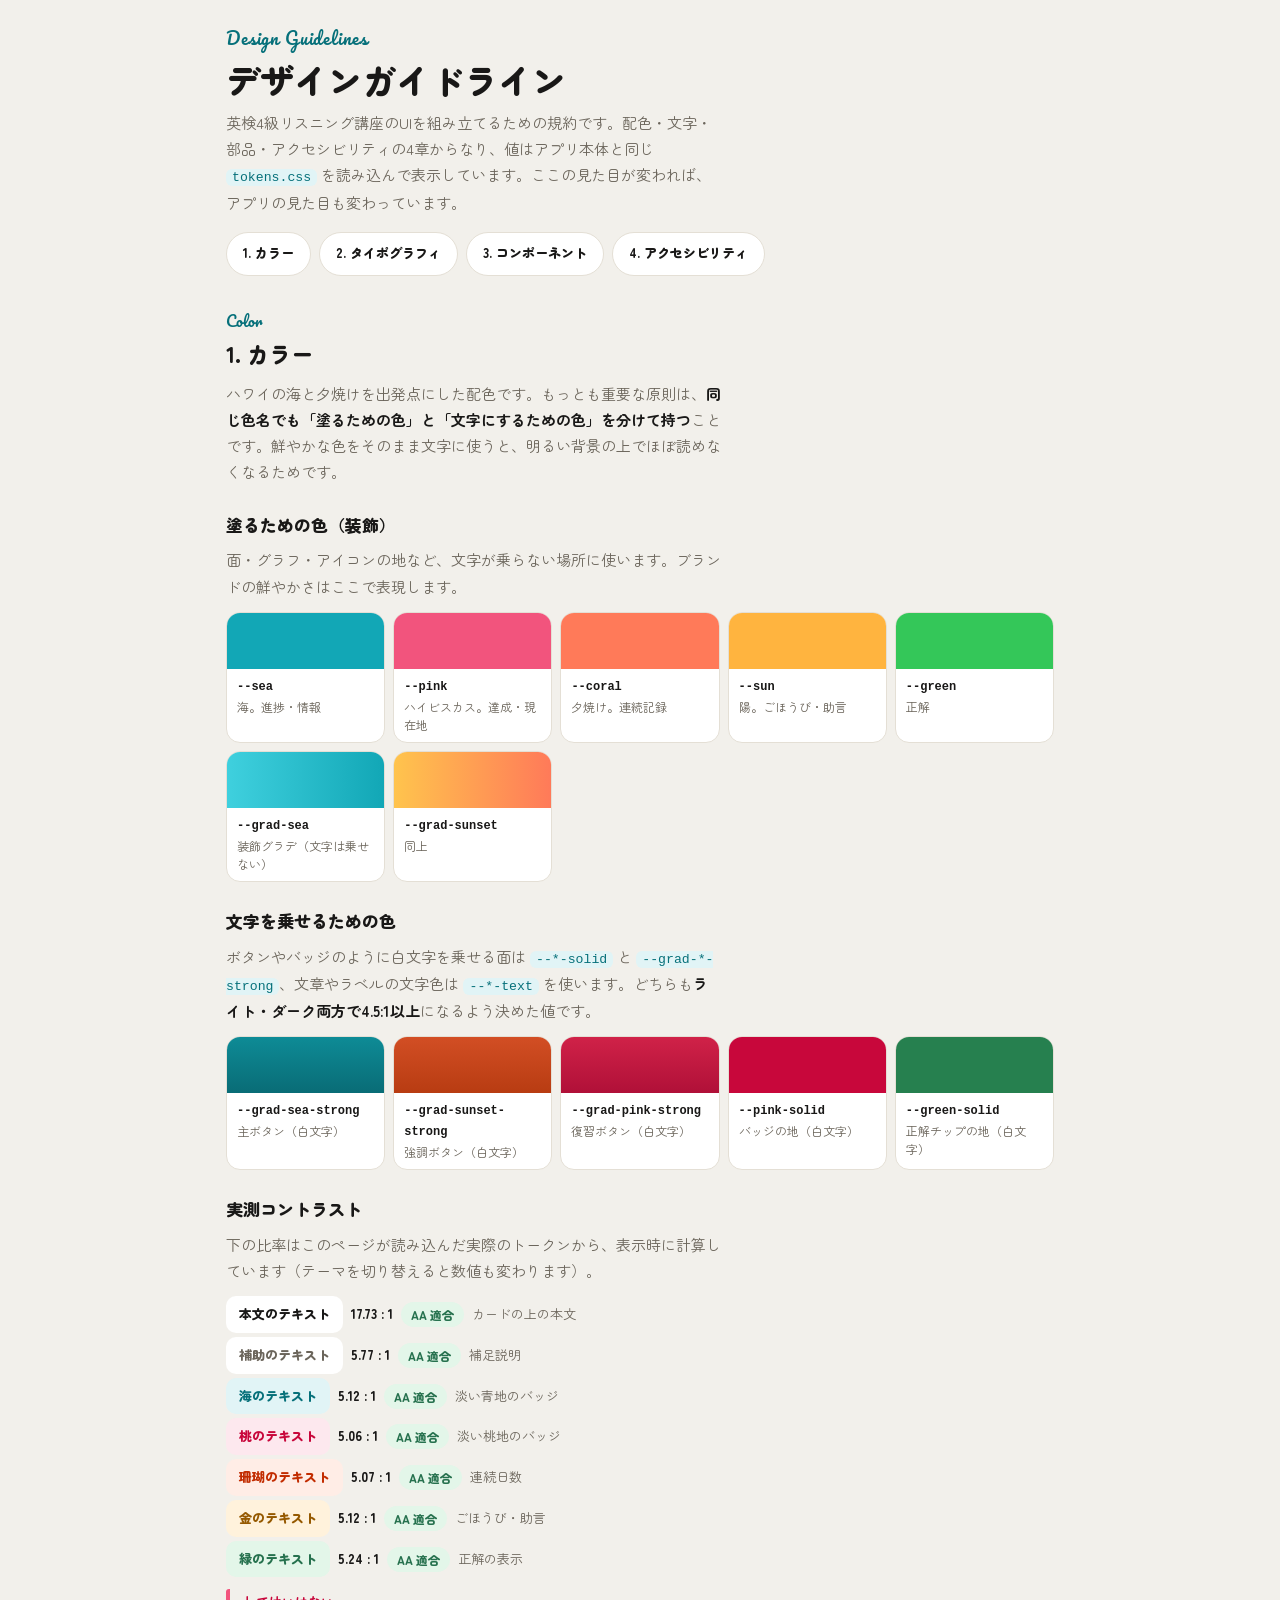
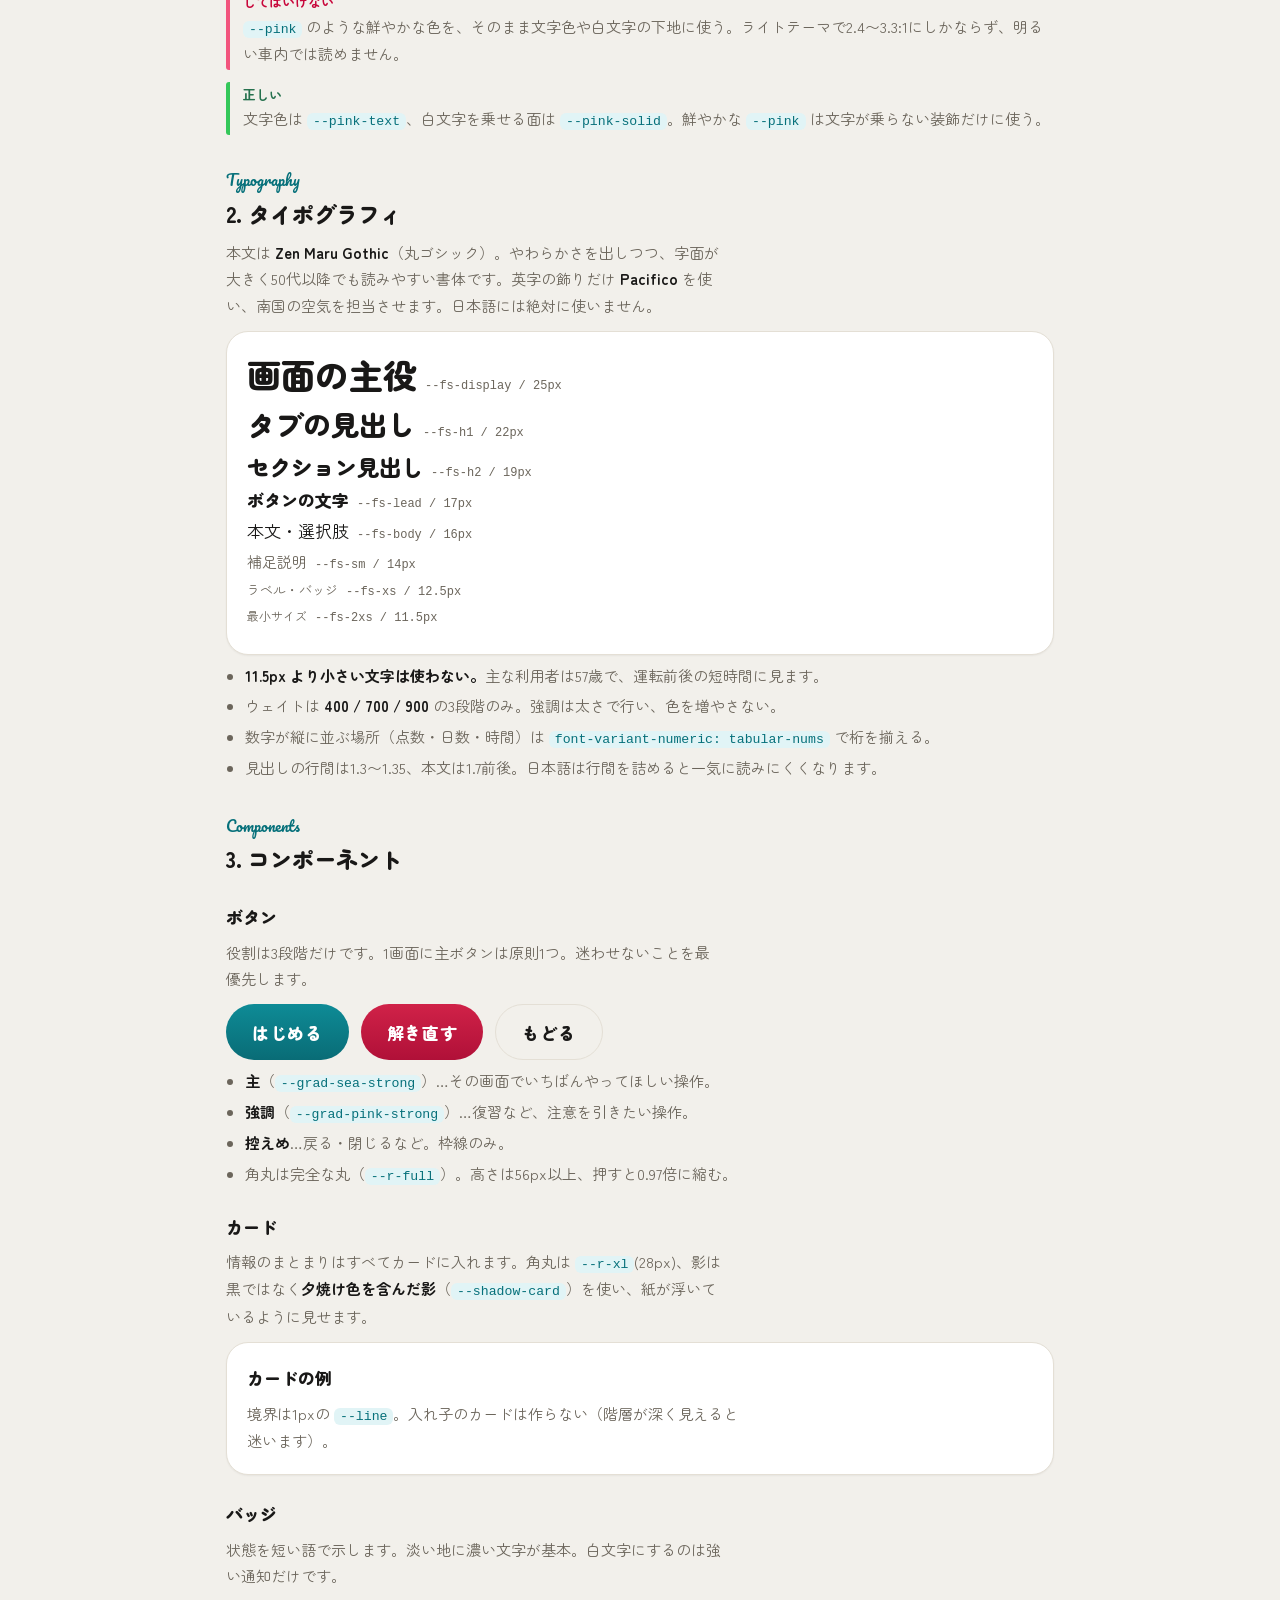
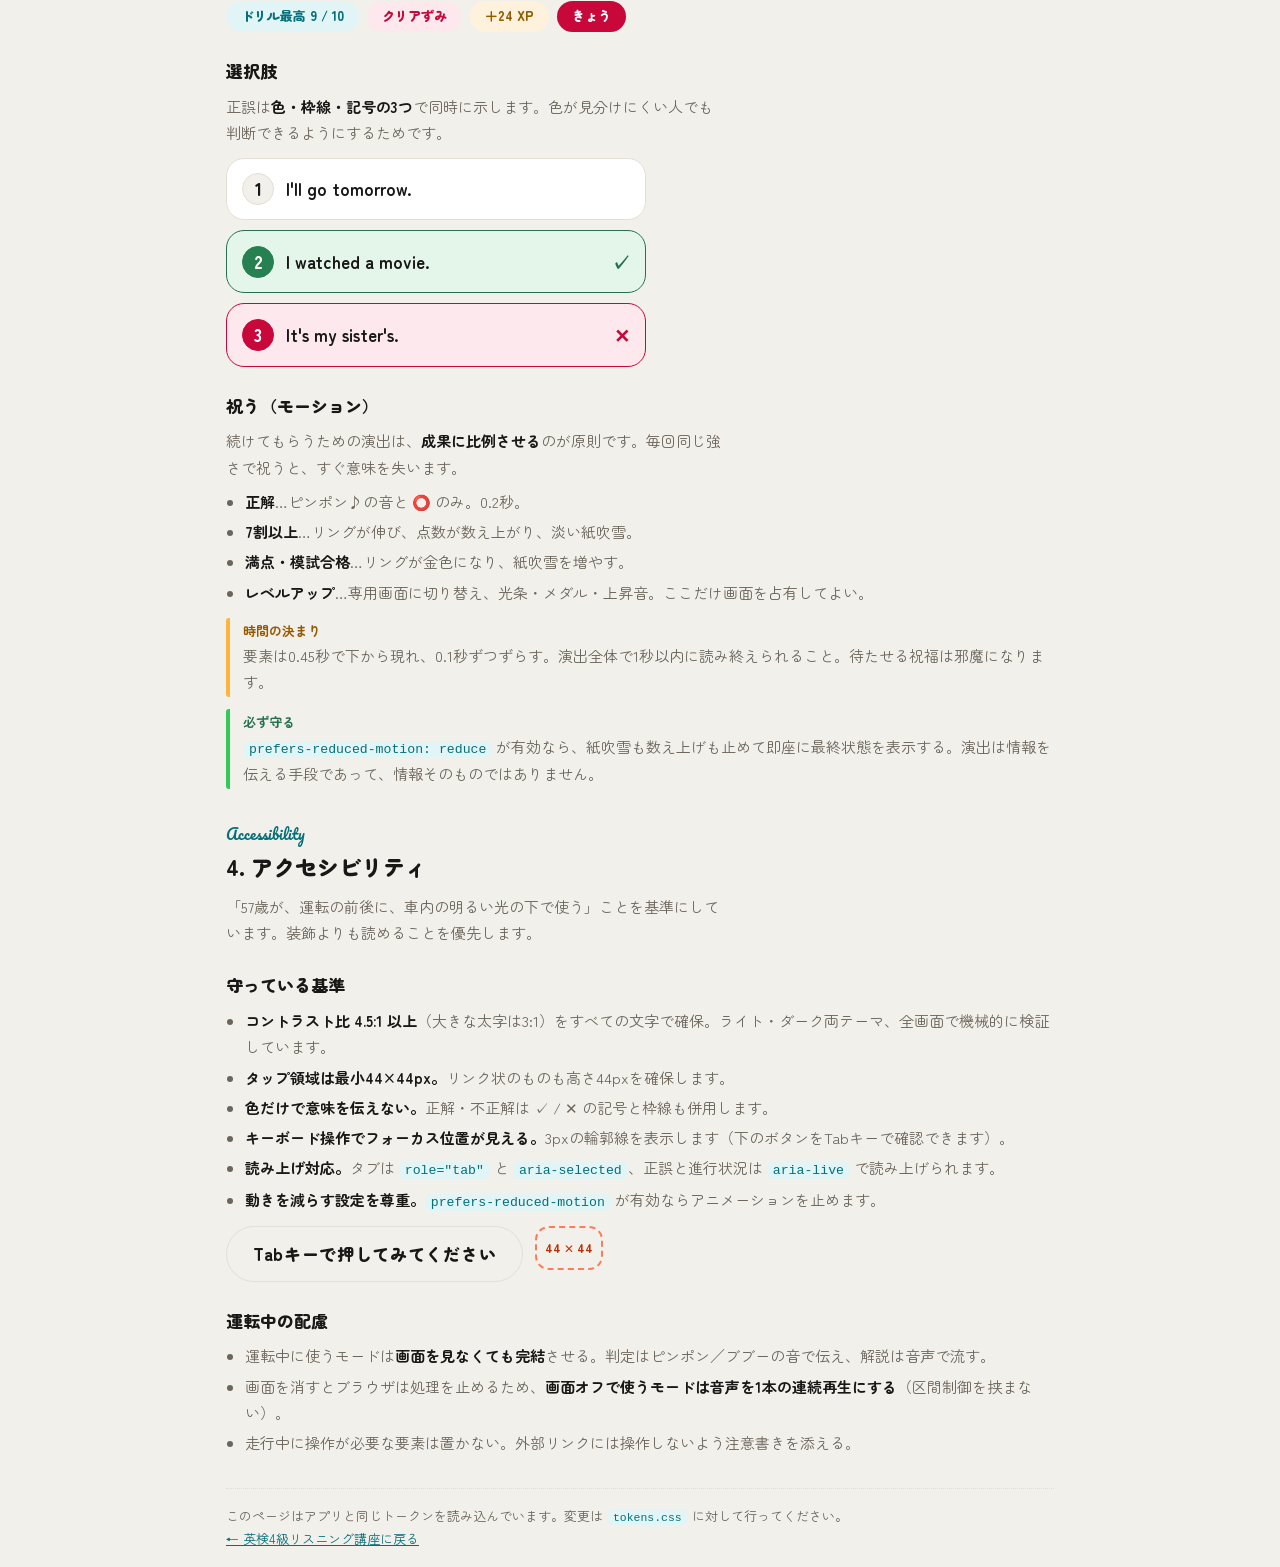
<file: style-guide/index.html>
<!doctype html>
<html lang="ja">
<meta charset="utf-8">
<meta name="viewport" content="width=device-width, initial-scale=1, viewport-fit=cover">
<meta name="theme-color" content="#F2547D">
<title>デザインガイドライン — 英検4級リスニング講座</title>
<link rel="stylesheet" href="https://fonts.googleapis.com/css2?family=Zen+Maru+Gothic:wght@400;700;900&family=Pacifico&display=swap">
<link rel="stylesheet" href="tokens.css">
<style>
*{box-sizing:border-box}
body{
  margin:0; background:var(--bg); color:var(--ink);
  font-family:"Zen Maru Gothic","Hiragino Maru Gothic ProN","Hiragino Sans",sans-serif;
  font-size:var(--fs-body); line-height:1.75;
}
.wrap{max-width:860px; margin:0 auto; padding:var(--sp-6) var(--sp-4) var(--sp-8)}
.eyebrow{font-family:"Pacifico",cursive; font-size:17px; color:var(--sea-text); letter-spacing:.05em}
h1{font-size:var(--fs-display); font-weight:900; margin:var(--sp-1) 0 var(--sp-2); line-height:1.3}
.lede{color:var(--sub); font-size:var(--fs-sm); max-width:62ch; margin:0}
h2{font-size:var(--fs-h2); font-weight:900; margin:var(--sp-8) 0 var(--sp-1); scroll-margin-top:var(--sp-4)}
h2 .n{font-family:"Pacifico",cursive; color:var(--sea-text); font-size:15px; display:block; font-weight:400}
h3{font-size:var(--fs-lead); font-weight:900; margin:var(--sp-6) 0 var(--sp-2)}
p{margin:var(--sp-2) 0; font-size:var(--fs-sm); color:var(--sub); max-width:62ch}
p b, li b{color:var(--ink)}
ul{margin:var(--sp-2) 0; padding-left:1.25em; font-size:var(--fs-sm); color:var(--sub)}
li{margin-bottom:var(--sp-1)}
code{
  font-family:ui-monospace,SFMono-Regular,Menlo,monospace; font-size:.88em;
  background:var(--sea-soft); color:var(--sea-text); border-radius:6px; padding:1px 6px;
}
.card{background:var(--card); border:1px solid var(--line); border-radius:var(--r-xl); padding:var(--sp-5); box-shadow:var(--shadow-card); margin-top:var(--sp-3)}
.toc{display:flex; flex-wrap:wrap; gap:var(--sp-2); margin-top:var(--sp-4)}
.toc a{
  background:var(--card); border:1px solid var(--line); border-radius:var(--r-full);
  padding:9px 16px; font-size:var(--fs-xs); font-weight:900; color:var(--ink); text-decoration:none;
  min-height:var(--tap); display:inline-flex; align-items:center;
}
.rule{border-left:4px solid var(--sun); border-radius:3px; padding:2px 0 2px 13px; margin:var(--sp-3) 0; font-size:var(--fs-sm)}
.rule b{display:block; color:var(--gold-text); font-size:var(--fs-xs)}
.rule span{color:var(--sub)}
.rule.no{border-color:var(--pink)} .rule.no b{color:var(--pink-text)}
.rule.yes{border-color:var(--green)} .rule.yes b{color:var(--green-text)}

/* 色見本 */
.swatches{display:grid; grid-template-columns:repeat(auto-fill,minmax(148px,1fr)); gap:var(--sp-2); margin-top:var(--sp-3)}
.sw{border:1px solid var(--line); border-radius:var(--r-md); overflow:hidden; background:var(--card)}
.sw .chip{height:56px}
.sw .meta{padding:8px 10px}
.sw .nm{font-size:var(--fs-2xs); font-weight:900; font-family:ui-monospace,Menlo,monospace}
.sw .use{font-size:var(--fs-2xs); color:var(--sub); line-height:1.5}
.ratio{display:grid; gap:var(--sp-1); margin-top:var(--sp-3)}
.ratio .r{display:flex; align-items:center; gap:var(--sp-2); font-size:var(--fs-xs); flex-wrap:wrap}
.ratio .sample{border-radius:var(--r-sm); padding:7px 13px; font-weight:900; white-space:nowrap}
.ratio .val{font-variant-numeric:tabular-nums; font-weight:900; color:var(--ink)}
.pass{background:var(--green-soft); color:var(--green-text); border-radius:var(--r-full); padding:2px 10px; font-size:var(--fs-2xs); font-weight:900}

/* 文字サイズ見本 */
.type div{margin-bottom:var(--sp-2); line-height:1.35}
.type .lab{font-size:var(--fs-2xs); color:var(--sub); font-family:ui-monospace,Menlo,monospace; font-weight:400; margin-left:8px}

/* コンポーネント見本 */
.demo{display:flex; flex-wrap:wrap; gap:var(--sp-3); align-items:flex-start; margin-top:var(--sp-3)}
.btn-primary,.btn-danger,.btn-quiet{
  border:none; border-radius:var(--r-full); min-height:56px; padding:0 26px;
  font-family:inherit; font-size:var(--fs-lead); font-weight:900; cursor:pointer; letter-spacing:.04em;
}
.btn-primary{background:var(--grad-sea-strong); color:var(--on-strong)}
.btn-danger{background:var(--grad-pink-strong); color:var(--on-strong)}
.btn-quiet{background:var(--bg); color:var(--ink); border:1.5px solid var(--line)}
.badges{display:flex; flex-wrap:wrap; gap:var(--sp-2); margin-top:var(--sp-3)}
.badge{border-radius:var(--r-full); padding:4px 15px; font-size:var(--fs-xs); font-weight:900}
.b-sea{background:var(--sea-soft); color:var(--sea-text)}
.b-pink{background:var(--pink-soft); color:var(--pink-text)}
.b-gold{background:var(--sun-soft); color:var(--gold-text)}
.b-solid{background:var(--pink-solid); color:var(--on-strong)}
.opt-demo{display:flex; flex-direction:column; gap:10px; margin-top:var(--sp-3); max-width:420px}
.opt{display:flex; align-items:center; gap:12px; border:1.5px solid var(--line); background:var(--card);
  border-radius:var(--r-lg); padding:14px 15px; font-size:var(--fs-body); font-weight:700}
.opt .no{width:32px; height:32px; border-radius:50%; flex:none; background:var(--bg); border:1.5px solid var(--line);
  display:flex; align-items:center; justify-content:center; font-weight:900}
.opt.correct{border-color:var(--green-text); background:var(--green-soft)}
.opt.correct .no{background:var(--green-solid); border-color:var(--green-solid); color:var(--on-strong)}
.opt.correct::after{content:"\2713"; margin-left:auto; font-size:19px; font-weight:900; color:var(--green-text)}
.opt.wrong{border-color:var(--pink-text); background:var(--pink-soft)}
.opt.wrong .no{background:var(--pink-solid); border-color:var(--pink-solid); color:var(--on-strong)}
.opt.wrong::after{content:"\2715"; margin-left:auto; font-size:19px; font-weight:900; color:var(--pink-text)}
.tap{display:inline-flex; align-items:center; justify-content:center; min-width:var(--tap); min-height:var(--tap);
  border:2px dashed var(--coral); border-radius:var(--r-md); color:var(--coral-text); font-size:var(--fs-2xs); font-weight:900; padding:0 8px}
a:focus-visible, button:focus-visible{outline:3px solid var(--sea-text); outline-offset:3px; border-radius:6px}
.foot{margin-top:var(--sp-8); padding-top:var(--sp-4); border-top:1.5px dotted var(--line); font-size:var(--fs-xs); color:var(--sub)}
.foot a{color:var(--sea-text)}
@media (prefers-reduced-motion: reduce){ *{transition:none!important; animation:none!important} }
</style>

<div class="wrap">
  <div class="eyebrow">Design Guidelines</div>
  <h1>デザインガイドライン</h1>
  <p class="lede">英検4級リスニング講座のUIを組み立てるための規約です。配色・文字・部品・アクセシビリティの4章からなり、値はアプリ本体と同じ <code>tokens.css</code> を読み込んで表示しています。ここの見た目が変われば、アプリの見た目も変わっています。</p>

  <nav class="toc">
    <a href="#color">1. カラー</a>
    <a href="#type">2. タイポグラフィ</a>
    <a href="#comp">3. コンポーネント</a>
    <a href="#a11y">4. アクセシビリティ</a>
  </nav>

  <!-- ================= 1. カラー ================= -->
  <h2 id="color"><span class="n">Color</span>1. カラー</h2>
  <p>ハワイの海と夕焼けを出発点にした配色です。もっとも重要な原則は、<b>同じ色名でも「塗るための色」と「文字にするための色」を分けて持つ</b>ことです。鮮やかな色をそのまま文字に使うと、明るい背景の上でほぼ読めなくなるためです。</p>

  <h3>塗るための色（装飾）</h3>
  <p>面・グラフ・アイコンの地など、文字が乗らない場所に使います。ブランドの鮮やかさはここで表現します。</p>
  <div class="swatches">
    <div class="sw"><div class="chip" style="background:var(--sea)"></div><div class="meta"><div class="nm">--sea</div><div class="use">海。進捗・情報</div></div></div>
    <div class="sw"><div class="chip" style="background:var(--pink)"></div><div class="meta"><div class="nm">--pink</div><div class="use">ハイビスカス。達成・現在地</div></div></div>
    <div class="sw"><div class="chip" style="background:var(--coral)"></div><div class="meta"><div class="nm">--coral</div><div class="use">夕焼け。連続記録</div></div></div>
    <div class="sw"><div class="chip" style="background:var(--sun)"></div><div class="meta"><div class="nm">--sun</div><div class="use">陽。ごほうび・助言</div></div></div>
    <div class="sw"><div class="chip" style="background:var(--green)"></div><div class="meta"><div class="nm">--green</div><div class="use">正解</div></div></div>
    <div class="sw"><div class="chip" style="background:var(--grad-sea)"></div><div class="meta"><div class="nm">--grad-sea</div><div class="use">装飾グラデ（文字は乗せない）</div></div></div>
    <div class="sw"><div class="chip" style="background:var(--grad-sunset)"></div><div class="meta"><div class="nm">--grad-sunset</div><div class="use">同上</div></div></div>
  </div>

  <h3>文字を乗せるための色</h3>
  <p>ボタンやバッジのように白文字を乗せる面は <code>--*-solid</code> と <code>--grad-*-strong</code>、文章やラベルの文字色は <code>--*-text</code> を使います。どちらも<b>ライト・ダーク両方で4.5:1以上</b>になるよう決めた値です。</p>
  <div class="swatches">
    <div class="sw"><div class="chip" style="background:var(--grad-sea-strong)"></div><div class="meta"><div class="nm">--grad-sea-strong</div><div class="use">主ボタン（白文字）</div></div></div>
    <div class="sw"><div class="chip" style="background:var(--grad-sunset-strong)"></div><div class="meta"><div class="nm">--grad-sunset-strong</div><div class="use">強調ボタン（白文字）</div></div></div>
    <div class="sw"><div class="chip" style="background:var(--grad-pink-strong)"></div><div class="meta"><div class="nm">--grad-pink-strong</div><div class="use">復習ボタン（白文字）</div></div></div>
    <div class="sw"><div class="chip" style="background:var(--pink-solid)"></div><div class="meta"><div class="nm">--pink-solid</div><div class="use">バッジの地（白文字）</div></div></div>
    <div class="sw"><div class="chip" style="background:var(--green-solid)"></div><div class="meta"><div class="nm">--green-solid</div><div class="use">正解チップの地（白文字）</div></div></div>
  </div>

  <h3>実測コントラスト</h3>
  <p>下の比率はこのページが読み込んだ実際のトークンから、表示時に計算しています（テーマを切り替えると数値も変わります）。</p>
  <div class="ratio" id="ratios"></div>

  <div class="rule no"><b>してはいけない</b><span><code>--pink</code> のような鮮やかな色を、そのまま文字色や白文字の下地に使う。ライトテーマで2.4〜3.3:1にしかならず、明るい車内では読めません。</span></div>
  <div class="rule yes"><b>正しい</b><span>文字色は <code>--pink-text</code>、白文字を乗せる面は <code>--pink-solid</code>。鮮やかな <code>--pink</code> は文字が乗らない装飾だけに使う。</span></div>

  <!-- ================= 2. タイポグラフィ ================= -->
  <h2 id="type"><span class="n">Typography</span>2. タイポグラフィ</h2>
  <p>本文は <b>Zen Maru Gothic</b>（丸ゴシック）。やわらかさを出しつつ、字面が大きく50代以降でも読みやすい書体です。英字の飾りだけ <b>Pacifico</b> を使い、南国の空気を担当させます。日本語には絶対に使いません。</p>
  <div class="card type">
    <div style="font-size:var(--fs-display); font-weight:900">画面の主役<span class="lab">--fs-display / 25px</span></div>
    <div style="font-size:var(--fs-h1); font-weight:900">タブの見出し<span class="lab">--fs-h1 / 22px</span></div>
    <div style="font-size:var(--fs-h2); font-weight:900">セクション見出し<span class="lab">--fs-h2 / 19px</span></div>
    <div style="font-size:var(--fs-lead); font-weight:900">ボタンの文字<span class="lab">--fs-lead / 17px</span></div>
    <div style="font-size:var(--fs-body)">本文・選択肢<span class="lab">--fs-body / 16px</span></div>
    <div style="font-size:var(--fs-sm); color:var(--sub)">補足説明<span class="lab">--fs-sm / 14px</span></div>
    <div style="font-size:var(--fs-xs); color:var(--sub)">ラベル・バッジ<span class="lab">--fs-xs / 12.5px</span></div>
    <div style="font-size:var(--fs-2xs); color:var(--sub)">最小サイズ<span class="lab">--fs-2xs / 11.5px</span></div>
  </div>
  <ul>
    <li><b>11.5px より小さい文字は使わない。</b>主な利用者は57歳で、運転前後の短時間に見ます。</li>
    <li>ウェイトは <b>400 / 700 / 900</b> の3段階のみ。強調は太さで行い、色を増やさない。</li>
    <li>数字が縦に並ぶ場所（点数・日数・時間）は <code>font-variant-numeric: tabular-nums</code> で桁を揃える。</li>
    <li>見出しの行間は1.3〜1.35、本文は1.7前後。日本語は行間を詰めると一気に読みにくくなります。</li>
  </ul>

  <!-- ================= 3. コンポーネント ================= -->
  <h2 id="comp"><span class="n">Components</span>3. コンポーネント</h2>

  <h3>ボタン</h3>
  <p>役割は3段階だけです。1画面に主ボタンは原則1つ。迷わせないことを最優先します。</p>
  <div class="demo">
    <button class="btn-primary">はじめる</button>
    <button class="btn-danger">解き直す</button>
    <button class="btn-quiet">もどる</button>
  </div>
  <ul>
    <li><b>主</b>（<code>--grad-sea-strong</code>）…その画面でいちばんやってほしい操作。</li>
    <li><b>強調</b>（<code>--grad-pink-strong</code>）…復習など、注意を引きたい操作。</li>
    <li><b>控えめ</b>…戻る・閉じるなど。枠線のみ。</li>
    <li>角丸は完全な丸（<code>--r-full</code>）。高さは56px以上、押すと0.97倍に縮む。</li>
  </ul>

  <h3>カード</h3>
  <p>情報のまとまりはすべてカードに入れます。角丸は <code>--r-xl</code>(28px)、影は黒ではなく<b>夕焼け色を含んだ影</b>（<code>--shadow-card</code>）を使い、紙が浮いているように見せます。</p>
  <div class="card">
    <div style="font-weight:900; font-size:var(--fs-lead)">カードの例</div>
    <p style="margin-bottom:0">境界は1pxの <code>--line</code>。入れ子のカードは作らない（階層が深く見えると迷います）。</p>
  </div>

  <h3>バッジ</h3>
  <p>状態を短い語で示します。淡い地に濃い文字が基本。白文字にするのは強い通知だけです。</p>
  <div class="badges">
    <span class="badge b-sea">ドリル最高 9 / 10</span>
    <span class="badge b-pink">クリアずみ</span>
    <span class="badge b-gold">＋24 XP</span>
    <span class="badge b-solid">きょう</span>
  </div>

  <h3>選択肢</h3>
  <p>正誤は<b>色・枠線・記号の3つ</b>で同時に示します。色が見分けにくい人でも判断できるようにするためです。</p>
  <div class="opt-demo">
    <div class="opt"><span class="no">1</span><span>I'll go tomorrow.</span></div>
    <div class="opt correct"><span class="no">2</span><span>I watched a movie.</span></div>
    <div class="opt wrong"><span class="no">3</span><span>It's my sister's.</span></div>
  </div>

  <h3>祝う（モーション）</h3>
  <p>続けてもらうための演出は、<b>成果に比例させる</b>のが原則です。毎回同じ強さで祝うと、すぐ意味を失います。</p>
  <ul>
    <li><b>正解</b>…ピンポン♪の音と ⭕ のみ。0.2秒。</li>
    <li><b>7割以上</b>…リングが伸び、点数が数え上がり、淡い紙吹雪。</li>
    <li><b>満点・模試合格</b>…リングが金色になり、紙吹雪を増やす。</li>
    <li><b>レベルアップ</b>…専用画面に切り替え、光条・メダル・上昇音。ここだけ画面を占有してよい。</li>
  </ul>
  <div class="rule"><b>時間の決まり</b><span>要素は0.45秒で下から現れ、0.1秒ずつずらす。演出全体で1秒以内に読み終えられること。待たせる祝福は邪魔になります。</span></div>
  <div class="rule yes"><b>必ず守る</b><span><code>prefers-reduced-motion: reduce</code> が有効なら、紙吹雪も数え上げも止めて即座に最終状態を表示する。演出は情報を伝える手段であって、情報そのものではありません。</span></div>

  <!-- ================= 4. アクセシビリティ ================= -->
  <h2 id="a11y"><span class="n">Accessibility</span>4. アクセシビリティ</h2>
  <p>「57歳が、運転の前後に、車内の明るい光の下で使う」ことを基準にしています。装飾よりも読めることを優先します。</p>

  <h3>守っている基準</h3>
  <ul>
    <li><b>コントラスト比 4.5:1 以上</b>（大きな太字は3:1）をすべての文字で確保。ライト・ダーク両テーマ、全画面で機械的に検証しています。</li>
    <li><b>タップ領域は最小44×44px。</b>リンク状のものも高さ44pxを確保します。</li>
    <li><b>色だけで意味を伝えない。</b>正解・不正解は ✓ / ✕ の記号と枠線も併用します。</li>
    <li><b>キーボード操作でフォーカス位置が見える。</b>3pxの輪郭線を表示します（下のボタンをTabキーで確認できます）。</li>
    <li><b>読み上げ対応。</b>タブは <code>role="tab"</code> と <code>aria-selected</code>、正誤と進行状況は <code>aria-live</code> で読み上げられます。</li>
    <li><b>動きを減らす設定を尊重。</b><code>prefers-reduced-motion</code> が有効ならアニメーションを止めます。</li>
  </ul>
  <div class="demo">
    <button class="btn-quiet">Tabキーで押してみてください</button>
    <span class="tap">44 × 44</span>
  </div>

  <h3>運転中の配慮</h3>
  <ul>
    <li>運転中に使うモードは<b>画面を見なくても完結</b>させる。判定はピンポン／ブブーの音で伝え、解説は音声で流す。</li>
    <li>画面を消すとブラウザは処理を止めるため、<b>画面オフで使うモードは音声を1本の連続再生にする</b>（区間制御を挟まない）。</li>
    <li>走行中に操作が必要な要素は置かない。外部リンクには操作しないよう注意書きを添える。</li>
  </ul>

  <div class="foot">
    このページはアプリと同じトークンを読み込んでいます。変更は <code>tokens.css</code> に対して行ってください。<br>
    <a href="../">← 英検4級リスニング講座に戻る</a>
  </div>
</div>

<script>
"use strict";
(function(){
  const PAIRS = [
    ["本文","--ink","--card","カードの上の本文"],
    ["補助","--sub","--card","補足説明"],
    ["海","--sea-text","--sea-soft","淡い青地のバッジ"],
    ["桃","--pink-text","--pink-soft","淡い桃地のバッジ"],
    ["珊瑚","--coral-text","--coral-soft","連続日数"],
    ["金","--gold-text","--sun-soft","ごほうび・助言"],
    ["緑","--green-text","--green-soft","正解の表示"],
  ];
  const rs = getComputedStyle(document.documentElement);
  function rgb(v){
    const el = document.createElement("div");
    el.style.color = v; document.body.appendChild(el);
    const c = getComputedStyle(el).color; el.remove(); return c;
  }
  function lum(c){
    const m = c.match(/[\d.]+/g).slice(0,3).map(n => {
      const x = n / 255;
      return x <= 0.04045 ? x / 12.92 : Math.pow((x + 0.055) / 1.055, 2.4);
    });
    return 0.2126*m[0] + 0.7152*m[1] + 0.0722*m[2];
  }
  function ratio(a, b){
    const l = [lum(a), lum(b)].sort((x,y) => y - x);
    return (l[0] + 0.05) / (l[1] + 0.05);
  }
  function render(){
    const box = document.getElementById("ratios");
    box.innerHTML = "";
    PAIRS.forEach(([name, fg, bg, use]) => {
      const f = rgb(rs.getPropertyValue(fg).trim());
      const b = rgb(rs.getPropertyValue(bg).trim());
      const r = ratio(f, b);
      const row = document.createElement("div");
      row.className = "r";
      row.innerHTML =
        '<span class="sample"></span>' +
        '<span class="val"></span>' +
        '<span class="pass">' + (r >= 4.5 ? "AA 適合" : "要改善") + '</span>' +
        '<span style="color:var(--sub)"></span>';
      const s = row.querySelector(".sample");
      s.textContent = name + "のテキスト";
      s.style.color = f; s.style.background = b;
      row.querySelector(".val").textContent = r.toFixed(2) + " : 1";
      row.lastElementChild.textContent = use;
      box.appendChild(row);
    });
  }
  render();
  try{ matchMedia("(prefers-color-scheme: dark)").addEventListener("change", render); }catch(e){}
})();
</script>
</html>
</file>
<file: style-guide/tokens.css>
/* ============================================================
   デザイントークン（テーマ非依存）
   Apple Human Interface Guidelines の型・余白・素材の考え方に、
   ハワイの海を色として乗せる。
   ============================================================ */
:root{
  /* 書体：iOS/macOS の標準書体を使う。読み込み待ちが無く、OSと同じ文字組みになる */
  --font:-apple-system, BlinkMacSystemFont, "SF Pro Text", "Helvetica Neue",
         "Hiragino Sans", "Hiragino Kaku Gothic ProN", "Yu Gothic Medium", Meiryo, system-ui, sans-serif;
  /* タイポグラフィ・スケール（HIG の Text Styles に対応） */
  --fs-display:34px;  /* Large Title */
  --fs-h1:28px;       /* Title 1 */
  --fs-h2:22px;       /* Title 2 */
  --fs-lead:17px;     /* Headline */
  --fs-body:17px;     /* Body */
  --fs-sm:15px;       /* Subheadline */
  --fs-xs:13px;       /* Footnote */
  --fs-2xs:12px;      /* Caption */
  --tr-tight:-.022em; --tr-wide:.06em;
  /* 余白（8ptグリッド） */
  --sp-1:4px; --sp-2:8px; --sp-3:12px; --sp-4:16px; --sp-5:20px; --sp-6:24px; --sp-8:32px;
  /* 角丸（連続曲率に近い値） */
  --r-sm:10px; --r-md:14px; --r-lg:18px; --r-xl:22px; --r-full:999px;
  --tap:44px;
  /* 文字が乗る面：全テーマ共通・白文字でコントラスト比4.5以上 */
  --grad-sea-strong:linear-gradient(180deg,#0E8B96 0%,#096C76 100%);
  --grad-sunset-strong:linear-gradient(180deg,#D24E24 0%,#B83C12 100%);
  --grad-pink-strong:linear-gradient(180deg,#D02248 0%,#B01038 100%);
  --sea-solid:#0A7A85; --pink-solid:#C8073B; --green-solid:#26804F; --coral-solid:#C43A14;
  --on-strong:#FFFFFF;
}
/* ---------- ライト ---------- */
:root{
  --bg:#F2F0EB; --card:#FFFFFF; --card-2:#FAF8F4;
  --ink:#191817; --sub:#6B655B;
  --line:#E4DFD5; --ring-bg:#E9E4DA; --fill:#EEEAE2;
  --sea:#12A7B6;   --sea-text:#06707A;   --sea-soft:#E1F4F6;
  --pink:#F2547D;  --pink-text:#C8073B;  --pink-soft:#FDE8EE;
  --coral:#FF7A59; --coral-text:#C22C00; --coral-soft:#FFEDE6;
  --sun:#FFB43F;   --gold-text:#955900;  --sun-soft:#FFF2DC;
  --green:#34C759; --green-text:#26714E; --green-soft:#E3F6E9;
  --glass:rgba(255,255,255,.74);
  --sky:
    radial-gradient(130% 78% at 0% 0%, rgba(78,206,222,.40) 0%, rgba(78,206,222,0) 58%),
    radial-gradient(110% 68% at 100% 2%, rgba(255,164,110,.32) 0%, rgba(255,164,110,0) 60%);
  --sunball:radial-gradient(circle at 86% 74px, rgba(255,180,63,.28) 0, rgba(255,180,63,0) 82px);
  --grad-sea:linear-gradient(90deg,#3FD0DE 0%,#12A7B6 100%);
  --grad-sunset:linear-gradient(90deg,#FFC44D 0%,#FF7A59 100%);
  --grad-pink:linear-gradient(90deg,#FF93AE 0%,#F2547D 100%);
  --shadow-card:0 1px 2px rgba(25,24,23,.05);
  --shadow-raise:0 4px 16px -6px rgba(25,24,23,.18);
  --shadow-pop:0 10px 30px -10px rgba(25,24,23,.3);
  /* グラフの4色（きろく）：第1部・第2部・第3部・文法。色覚の検査済み。文字には使わない */
  --c1:#0E9AA8; --c2:#5A63D8; --c3:#E8486F; --c4:#D98A10;
}
/* ---------- ダーク ---------- */
@media (prefers-color-scheme: dark){ :root:not([data-theme="light"]){
  --bg:#0B1113; --card:#171E20; --card-2:#131A1C;
  --ink:#F1F0EC; --sub:#9AA19E;
  --line:#242D2F; --ring-bg:#1E2729; --fill:#1C2426;
  --sea:#4ED4E2;   --sea-text:#4ED4E2;   --sea-soft:#0F373C;
  --pink:#FF7FA3;  --pink-text:#FF8FA8;  --pink-soft:#3A222C;
  --coral:#FF9B78; --coral-text:#FF9B78; --coral-soft:#3E271E;
  --sun:#FFC96B;   --gold-text:#FFC96B;  --sun-soft:#3A2F19;
  --green:#4BD97A; --green-text:#5FD98D; --green-soft:#16371F;
  --glass:rgba(23,30,32,.72);
  --sky:
    radial-gradient(130% 78% at 0% 0%, rgba(40,150,170,.34) 0%, rgba(40,150,170,0) 58%),
    radial-gradient(110% 68% at 100% 2%, rgba(190,90,60,.26) 0%, rgba(190,90,60,0) 60%);
  --sunball:radial-gradient(circle at 86% 74px, rgba(255,201,107,.14) 0, rgba(255,201,107,0) 82px);
  --shadow-card:0 1px 2px rgba(0,0,0,.35);
  --shadow-raise:0 6px 20px -8px rgba(0,0,0,.6);
  --shadow-pop:0 12px 34px -10px rgba(0,0,0,.7);
  --c1:#159AA6; --c2:#8A80F0; --c3:#E5577E; --c4:#BE8420;
}}
:root[data-theme="dark"]{
  --bg:#0B1113; --card:#171E20; --card-2:#131A1C;
  --ink:#F1F0EC; --sub:#9AA19E;
  --line:#242D2F; --ring-bg:#1E2729; --fill:#1C2426;
  --sea:#4ED4E2;   --sea-text:#4ED4E2;   --sea-soft:#0F373C;
  --pink:#FF7FA3;  --pink-text:#FF8FA8;  --pink-soft:#3A222C;
  --coral:#FF9B78; --coral-text:#FF9B78; --coral-soft:#3E271E;
  --sun:#FFC96B;   --gold-text:#FFC96B;  --sun-soft:#3A2F19;
  --green:#4BD97A; --green-text:#5FD98D; --green-soft:#16371F;
  --glass:rgba(23,30,32,.72);
  --sky:
    radial-gradient(130% 78% at 0% 0%, rgba(40,150,170,.34) 0%, rgba(40,150,170,0) 58%),
    radial-gradient(110% 68% at 100% 2%, rgba(190,90,60,.26) 0%, rgba(190,90,60,0) 60%);
  --sunball:radial-gradient(circle at 86% 74px, rgba(255,201,107,.14) 0, rgba(255,201,107,0) 82px);
  --shadow-card:0 1px 2px rgba(0,0,0,.35);
  --shadow-raise:0 6px 20px -8px rgba(0,0,0,.6);
  --shadow-pop:0 12px 34px -10px rgba(0,0,0,.7);
  --c1:#159AA6; --c2:#8A80F0; --c3:#E5577E; --c4:#BE8420;
}
</file>
